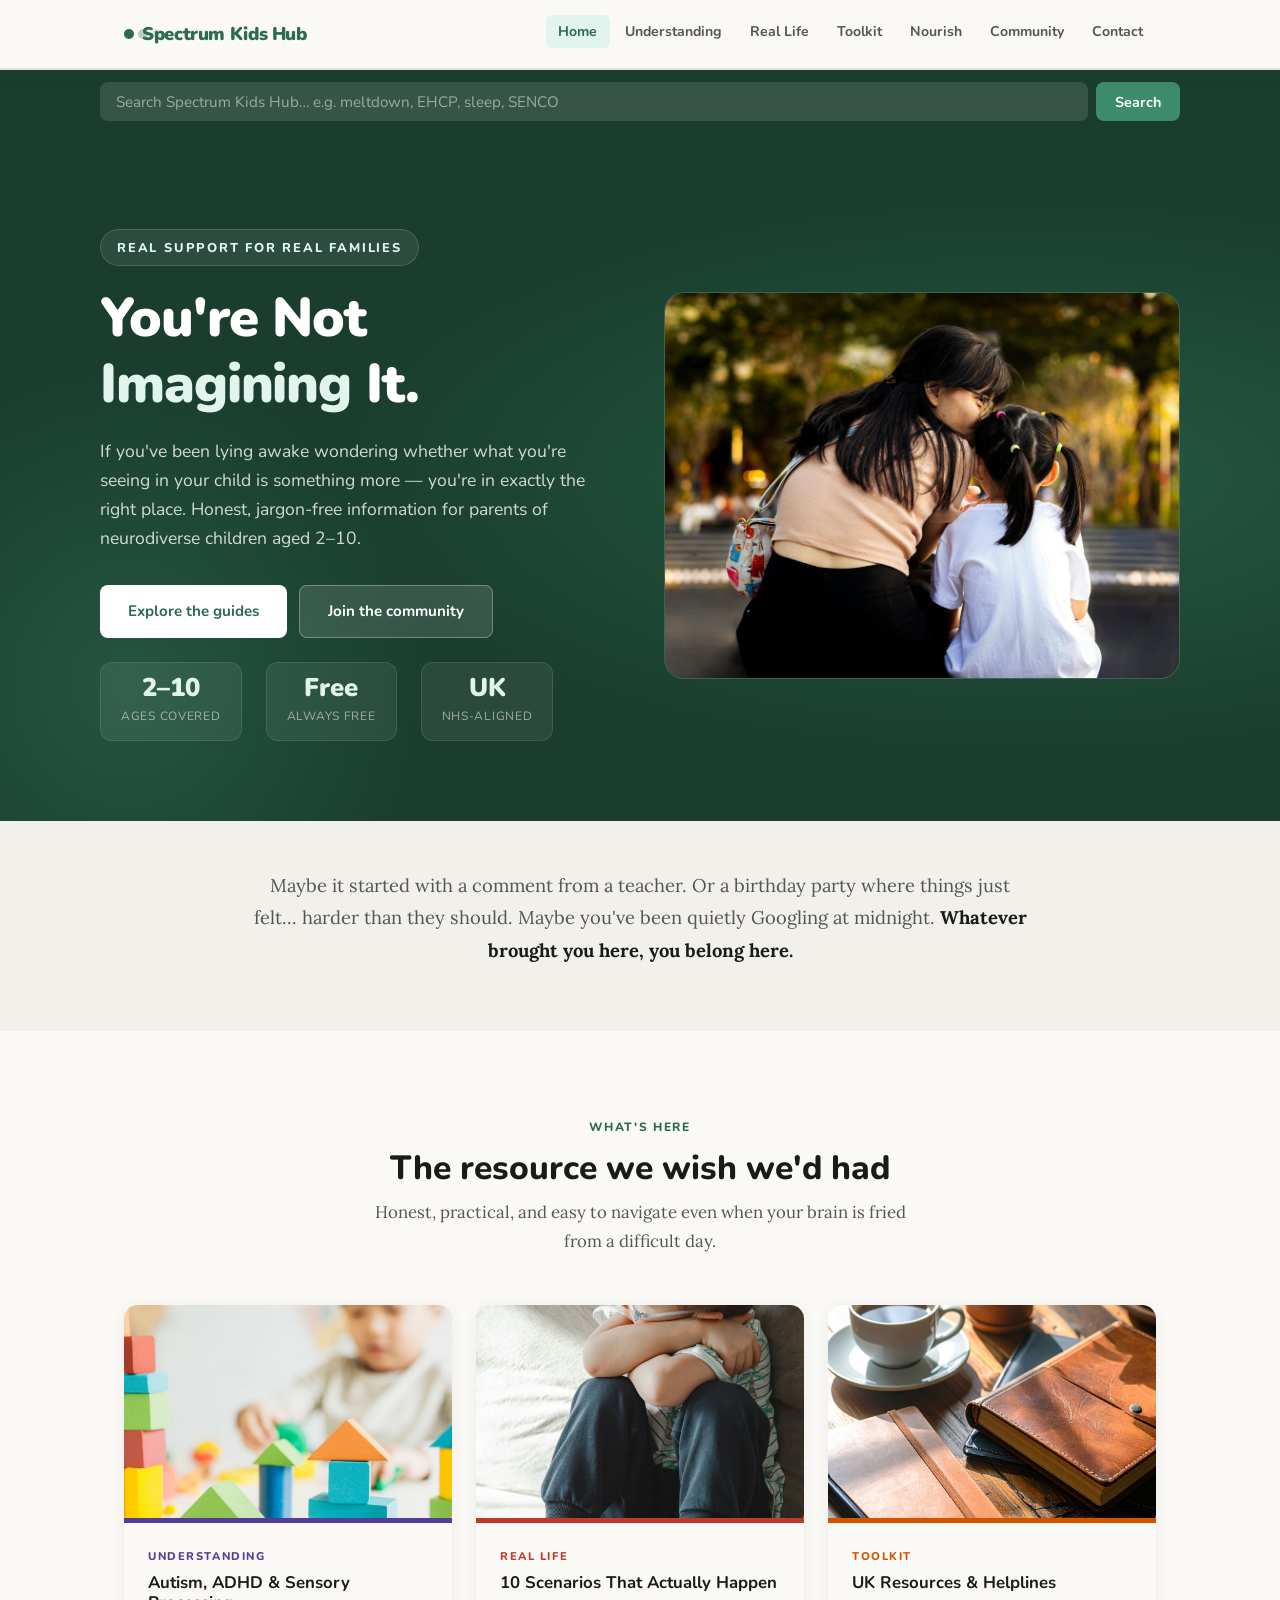
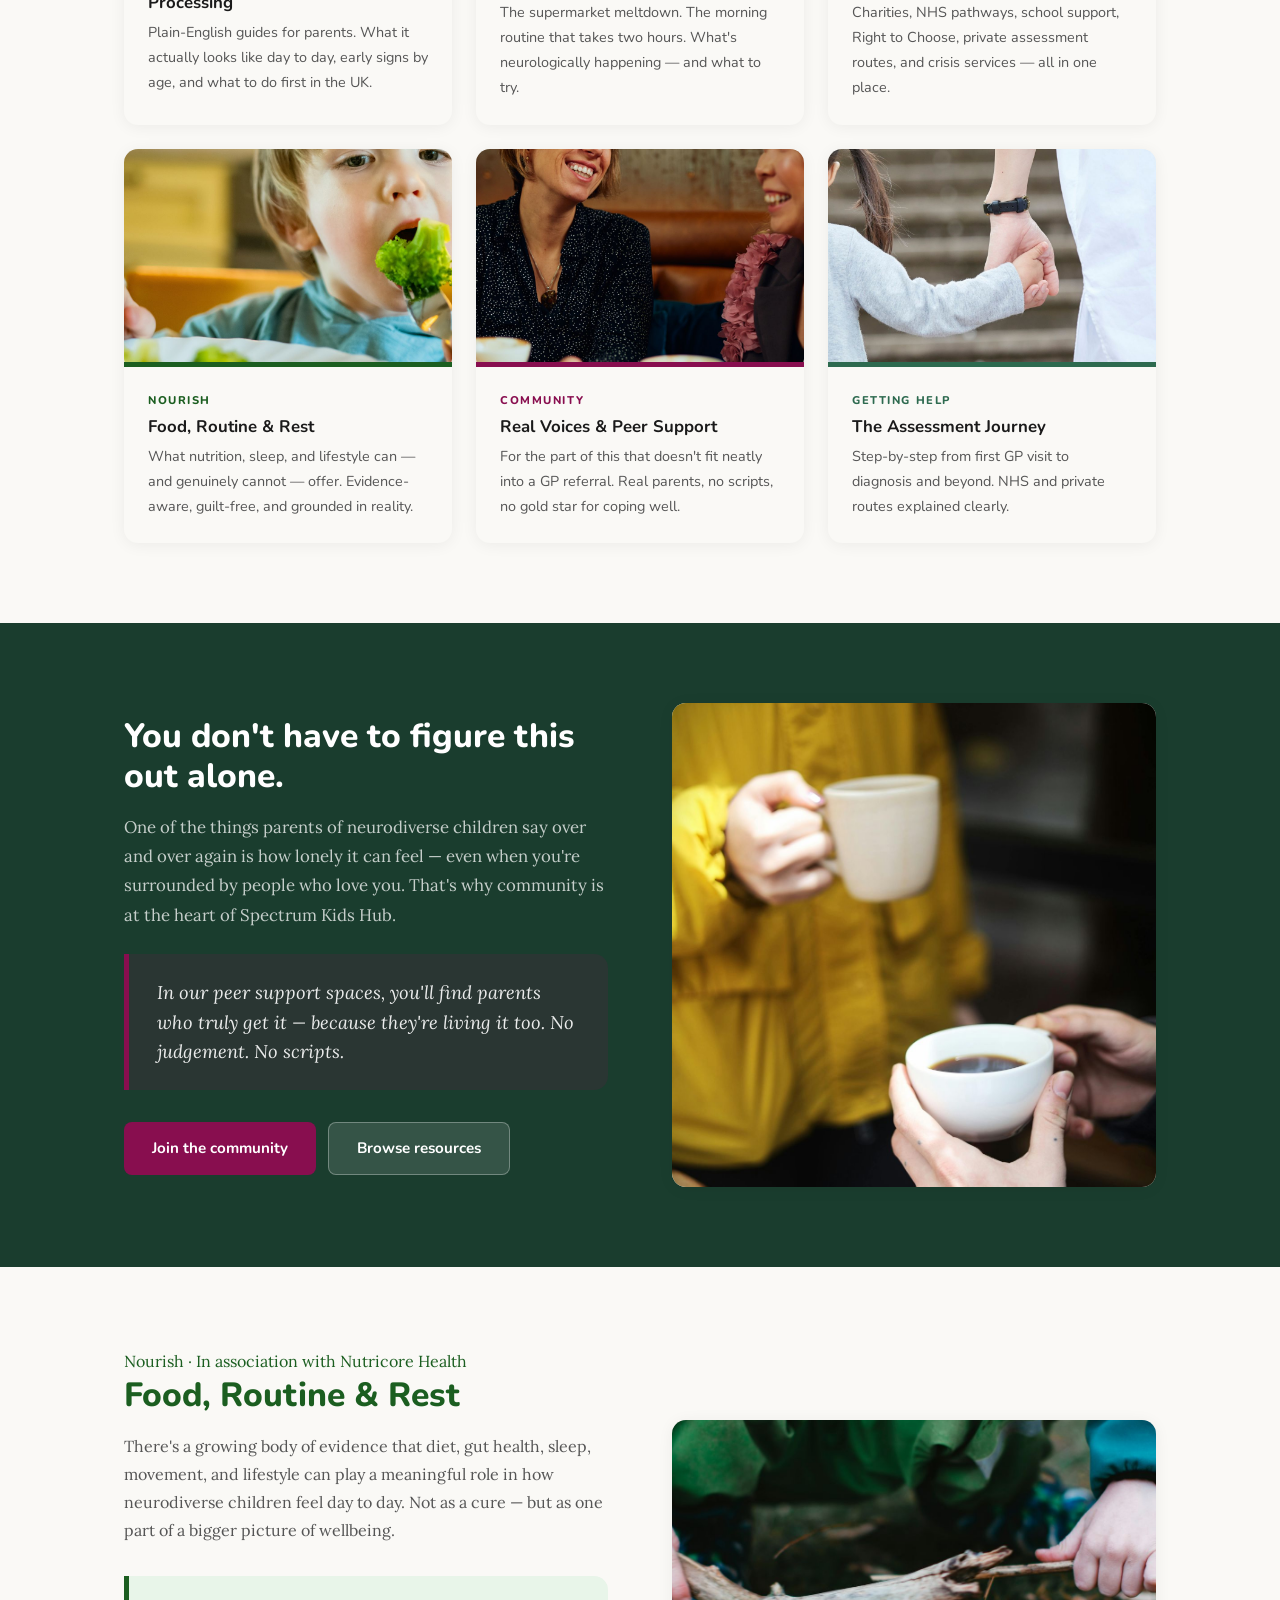
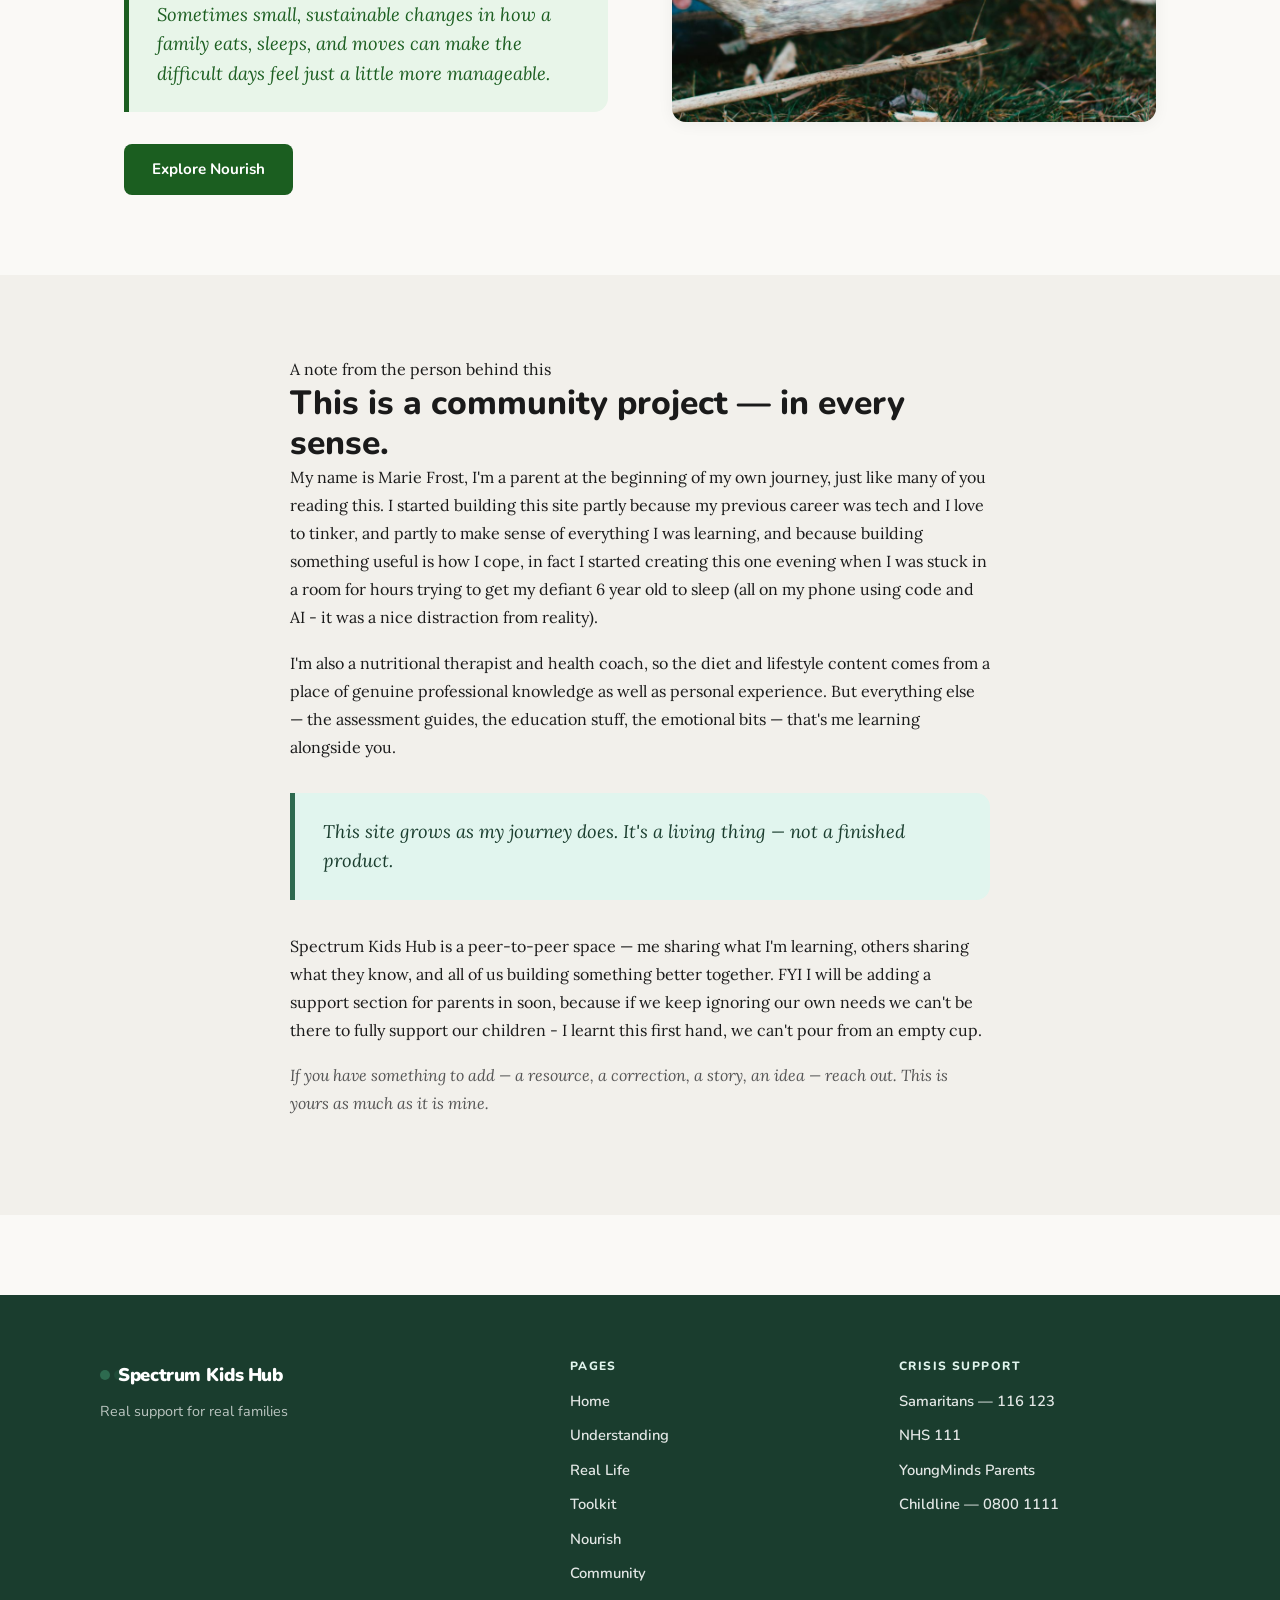
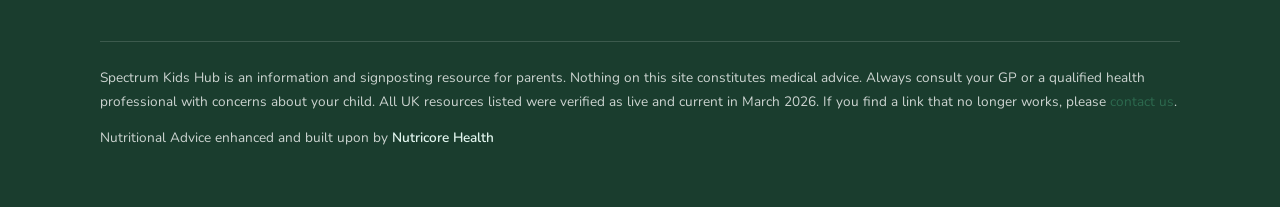
<file: index.html>
<!DOCTYPE html>
<html lang="en">
<head>
  <!-- Google tag (gtag.js) -->
  <script async src="https://www.googletagmanager.com/gtag/js?id=G-D260E7NVCJ"></script>
  <script>
    window.dataLayer = window.dataLayer || [];
    function gtag(){dataLayer.push(arguments);}
    gtag('js', new Date());
    gtag('config', 'G-D260E7NVCJ');
  </script>
  <meta charset="UTF-8">
  <meta name="viewport" content="width=device-width, initial-scale=1.0">
  <title>Spectrum Kids Hub — Real support for real families</title>
  <meta name="description" content="Spectrum Kids Hub is a peer-led information and community resource for parents of neurodiverse children aged 2–10. Covering autism, ADHD, sensory processing and more.">
  <link rel="stylesheet" href="styles.css">
</head>
<body>

  <!-- ── Navigation ──────────────────────────────────────────── -->
  <nav class="nav" aria-label="Main navigation">
    <div class="nav__inner">
      <a href="index.html" class="nav__logo">
        <span class="nav__logo-dot"></span>
        Spectrum Kids Hub
      </a>
      <button class="nav__burger" id="burger" aria-label="Toggle menu" aria-expanded="false">
        <span></span><span></span><span></span>
      </button>
      <ul class="nav__links" id="nav-links">
        <li><a href="index.html"            class="active-home">Home</a></li>
        <li><a href="understanding.html">Understanding</a></li>
        <li><a href="reallife.html">Real Life</a></li>
        <li><a href="toolkit.html">Toolkit</a></li>
        <li><a href="nourish.html">Nourish</a></li>
        <li><a href="community.html">Community</a></li>
        <li><a href="mailto:hello@spectrumkidshub.com">Contact</a></li>
      </ul>
    </div>
  </nav>

  <!-- ── Search Bar ───────────────────────────────────────────── -->
  <div class="search-wrap">
    <div class="search-inner">
      <input class="search-input" type="search" id="siteSearch" placeholder="Search Spectrum Kids Hub… e.g. meltdown, EHCP, sleep, SENCO" aria-label="Search the site">
      <button class="search-btn" onclick="runSearch()">Search</button>
    </div>
    <div class="search-results" id="searchResults"></div>
  </div>

  <!-- ── Hero ─────────────────────────────────────────────────── -->
  <section class="hero">
    <div class="hero__inner">
      <div class="hero__text">
        <span class="hero__eyebrow">Real support for real families</span>
        <h1>You're Not <em>Imagining</em> It.</h1>
        <p class="hero__lead">If you've been lying awake wondering whether what you're seeing in your child is something more — you're in exactly the right place. Honest, jargon-free information for parents of neurodiverse children aged 2–10.</p>
        <div class="hero__ctas">
          <a href="understanding.html" class="btn btn--white">Explore the guides</a>
          <a href="community.html"     class="btn btn--ghost">Join the community</a>
        </div>
        <div class="hero__stat-strip">
          <div class="hero__stat"><strong>2–10</strong><span>Ages covered</span></div>
          <div class="hero__stat"><strong>Free</strong><span>Always free</span></div>
          <div class="hero__stat"><strong>UK</strong><span>NHS-aligned</span></div>
        </div>
      </div>
      <div class="hero__image">
        <div class="hero__img-frame">
          <!-- PHOTO SLOT: hero-parent-child.jpg
               Unsplash search: "parent child outdoor natural light warm"
               Suggested: Photo by Jordan Whitt or Bruno Nascimento on Unsplash
               Alt: A parent sitting with their young child in a calm outdoor setting -->
          <img src="images/hero-parent-child.jpg"
               alt="A parent sitting calmly with their young child outdoors"
               onerror="this.parentNode.innerHTML='<div class=\'img-placeholder\'><div class=\'ph-icon\'>🌿</div><div class=\'ph-label\'>Hero image<br>hero-parent-child.jpg</div></div>'">
        </div>
      </div>
    </div>
  </section>

  <!-- ── Reassurance strip ─────────────────────────────────────── -->
  <section class="section section--alt" style="padding: 3rem 1.5rem;">
    <div class="container">
      <div style="max-width: 780px; margin: 0 auto; text-align: center;">
        <p style="font-size: 1.15rem; line-height: 1.75; color: var(--mid-grey);">Maybe it started with a comment from a teacher. Or a birthday party where things just felt... harder than they should. Maybe you've been quietly Googling at midnight. <strong style="color: var(--charcoal);">Whatever brought you here, you belong here.</strong></p>
      </div>
    </div>
  </section>

  <!-- ── What you'll find ─────────────────────────────────────── -->
  <section class="section">
    <div class="container">
      <div class="section__head">
        <span class="eyebrow">What's here</span>
        <h2>The resource we wish we'd had</h2>
        <p>Honest, practical, and easy to navigate even when your brain is fried from a difficult day.</p>
      </div>

      <div class="feature-grid">

        <a href="understanding.html" class="feature-card" style="--card-accent: var(--understanding);">
          <div class="feature-card__img">
            <!-- PHOTO SLOT: understanding-card.jpg
                 Unsplash: "child reading books concentration focus soft light"
                 Alt: Child absorbed in reading at home -->
            <img src="images/understanding-card.jpg"
                 alt="Child absorbed in reading at home"
                 onerror="this.parentNode.innerHTML='<div class=\'img-placeholder\'><div class=\'ph-icon\'>🧠</div><div class=\'ph-label\'>understanding-card.jpg</div></div>'">
            <div class="feature-card__accent"></div>
          </div>
          <div class="feature-card__body">
            <div class="feature-card__label">Understanding</div>
            <h3>Autism, ADHD &amp; Sensory Processing</h3>
            <p>Plain-English guides for parents. What it actually looks like day to day, early signs by age, and what to do first in the UK.</p>
          </div>
        </a>

        <a href="reallife.html" class="feature-card" style="--card-accent: var(--reallife);">
          <div class="feature-card__img">
            <!-- PHOTO SLOT: reallife-card.jpg
                 Unsplash: "child having meltdown parent kitchen morning tired"
                 Alt: Parent in a calm kitchen moment with an upset child -->
            <img src="images/reallife-card.jpg"
                 alt="A parent staying calm with a distressed child"
                 onerror="this.parentNode.innerHTML='<div class=\'img-placeholder\'><div class=\'ph-icon\'>🏡</div><div class=\'ph-label\'>reallife-card.jpg</div></div>'">
            <div class="feature-card__accent"></div>
          </div>
          <div class="feature-card__body">
            <div class="feature-card__label">Real Life</div>
            <h3>10 Scenarios That Actually Happen</h3>
            <p>The supermarket meltdown. The morning routine that takes two hours. What's neurologically happening — and what to try.</p>
          </div>
        </a>

        <a href="toolkit.html" class="feature-card" style="--card-accent: var(--toolkit);">
          <div class="feature-card__img">
            <!-- PHOTO SLOT: toolkit-card.jpg
                 Unsplash: "desk notebook pen organised planning flat lay warm"
                 Alt: Organised desk with notebook and planning materials -->
            <img src="images/toolkit-card.jpg"
                 alt="Organised planning materials on a warm wooden desk"
                 onerror="this.parentNode.innerHTML='<div class=\'img-placeholder\'><div class=\'ph-icon\'>🗂️</div><div class=\'ph-label\'>toolkit-card.jpg</div></div>'">
            <div class="feature-card__accent"></div>
          </div>
          <div class="feature-card__body">
            <div class="feature-card__label">Toolkit</div>
            <h3>UK Resources &amp; Helplines</h3>
            <p>Charities, NHS pathways, school support, Right to Choose, private assessment routes, and crisis services — all in one place.</p>
          </div>
        </a>

        <a href="nourish.html" class="feature-card" style="--card-accent: var(--nourish);">
          <div class="feature-card__img">
            <!-- PHOTO SLOT: nourish-card.jpg
                 Unsplash: "healthy food family kitchen colourful vegetables child"
                 Alt: Colourful family meal preparation in a bright kitchen -->
            <img src="images/nourish-card.jpg"
                 alt="Colourful food preparation in a family kitchen"
                 onerror="this.parentNode.innerHTML='<div class=\'img-placeholder\'><div class=\'ph-icon\'>🥦</div><div class=\'ph-label\'>nourish-card.jpg</div></div>'">
            <div class="feature-card__accent"></div>
          </div>
          <div class="feature-card__body">
            <div class="feature-card__label">Nourish</div>
            <h3>Food, Routine &amp; Rest</h3>
            <p>What nutrition, sleep, and lifestyle can — and genuinely cannot — offer. Evidence-aware, guilt-free, and grounded in reality.</p>
          </div>
        </a>

        <a href="community.html" class="feature-card" style="--card-accent: var(--community);">
          <div class="feature-card__img">
            <!-- PHOTO SLOT: community-card.jpg
                 Unsplash: "women coffee conversation support friends warm natural"
                 Alt: Two parents talking over coffee, relaxed and supportive -->
            <img src="images/community-card.jpg"
                 alt="Two parents having a supportive conversation over coffee"
                 onerror="this.parentNode.innerHTML='<div class=\'img-placeholder\'><div class=\'ph-icon\'>💬</div><div class=\'ph-label\'>community-card.jpg</div></div>'">
            <div class="feature-card__accent"></div>
          </div>
          <div class="feature-card__body">
            <div class="feature-card__label">Community</div>
            <h3>Real Voices &amp; Peer Support</h3>
            <p>For the part of this that doesn't fit neatly into a GP referral. Real parents, no scripts, no gold star for coping well.</p>
          </div>
        </a>

        <a href="understanding.html#assessment" class="feature-card" style="--card-accent: var(--teal);">
          <div class="feature-card__img">
            <!-- PHOTO SLOT: assessment-card.jpg
                 Unsplash: "gp doctor child consultation warm light waiting room"
                 Alt: Parent and child in a calm medical consultation -->
            <img src="images/assessment-card.jpg"
                 alt="Parent and child at a calm GP consultation"
                 onerror="this.parentNode.innerHTML='<div class=\'img-placeholder\'><div class=\'ph-icon\'>📋</div><div class=\'ph-label\'>assessment-card.jpg</div></div>'">
            <div class="feature-card__accent"></div>
          </div>
          <div class="feature-card__body">
            <div class="feature-card__label">Getting help</div>
            <h3>The Assessment Journey</h3>
            <p>Step-by-step from first GP visit to diagnosis and beyond. NHS and private routes explained clearly.</p>
          </div>
        </a>

      </div>
    </div>
  </section>

  <!-- ── Split: "You're not alone" ───────────────────────────── -->
  <section class="section section--dark">
    <div class="container">
      <div class="split">
        <div class="split__text">
          <h2>You don't have to figure this out alone.</h2>
          <p style="color: rgba(255,255,255,0.75); font-size: 1.05rem;">One of the things parents of neurodiverse children say over and over again is how lonely it can feel — even when you're surrounded by people who love you. That's why community is at the heart of Spectrum Kids Hub.</p>
          <div class="pull-quote pull-quote--community" style="margin-top: 1.5rem; border-color: var(--community); background: rgba(136,14,79,0.15);">
            <p style="color: rgba(255,255,255,0.9);">In our peer support spaces, you'll find parents who truly get it — because they're living it too. No judgement. No scripts.</p>
          </div>
          <div style="margin-top: 1.5rem; display: flex; gap: 0.75rem; flex-wrap: wrap;">
            <a href="community.html" class="btn btn--white" style="background: var(--community); color: #fff;">Join the community</a>
            <a href="toolkit.html"   class="btn btn--ghost">Browse resources</a>
          </div>
        </div>
        <div>
          <!-- PHOTO SLOT: community-split.jpg
               Unsplash: "parent tired but smiling phone late night cup tea cosy"
               Alt: A parent in a cosy evening setting, looking at their phone for support -->
          <div class="img-card" style="aspect-ratio: 1/1;">
            <img src="images/community-split.jpg"
                 alt="A parent finding community support on their phone"
                 onerror="this.parentNode.innerHTML='<div class=\'img-placeholder\' style=\'height:100%\'><div class=\'ph-icon\'>🫂</div><div class=\'ph-label\'>community-split.jpg</div></div>'">
          </div>
        </div>
      </div>
    </div>
  </section>

  <!-- ── Nutricore Health section ──────────────────────────────── -->
  <section class="section">
    <div class="container">
      <div class="split split--reverse">
        <div>
          <!-- PHOTO SLOT: nourish-split.jpg
               Unsplash: "child eating healthy food kitchen sunlight colourful plate"
               Alt: A child eating a colourful meal in a bright sunny kitchen -->
          <div class="img-card">
            <img src="images/nourish-split.jpg"
                 alt="A child enjoying a colourful meal in a sunny kitchen"
                 onerror="this.parentNode.innerHTML='<div class=\'img-placeholder\'><div class=\'ph-icon\'>🥕</div><div class=\'ph-label\'>nourish-split.jpg</div></div>'">
          </div>
        </div>
        <div class="split__text">
          <span class="eyebrow" style="color: var(--nourish);">Nourish · In association with Nutricore Health</span>
          <h2 style="color: var(--nourish);">Food, Routine &amp; Rest</h2>
          <p>There's a growing body of evidence that diet, gut health, sleep, movement, and lifestyle can play a meaningful role in how neurodiverse children feel day to day. Not as a cure — but as one part of a bigger picture of wellbeing.</p>
          <div class="pull-quote pull-quote--nourish">
            <p>Sometimes small, sustainable changes in how a family eats, sleeps, and moves can make the difficult days feel just a little more manageable.</p>
          </div>
          <a href="nourish.html" class="btn btn--primary" style="background: var(--nourish);">Explore Nourish</a>
        </div>
      </div>
    </div>
  </section>

  <!-- ── "About this site" ─────────────────────────────────────── -->
  <section class="section section--alt">
    <div class="container">
      <div style="max-width: 700px; margin: 0 auto;">
        <span class="eyebrow">A note from the person behind this</span>
        <h2>This is a community project — in every sense.</h2>
        <p>My name is Marie Frost, I'm a parent at the beginning of my own journey, just like many of you reading this. I started building this site partly because my previous career was tech and I love to tinker, and partly to make sense of everything I was learning, and because building something useful is how I cope, in fact I started creating this one evening when I was stuck in a room for hours trying to get my defiant 6 year old to sleep (all on my phone using code and AI - it was a nice distraction from reality).</p>
        <p>I'm also a nutritional therapist and health coach, so the diet and lifestyle content comes from a place of genuine professional knowledge as well as personal experience. But everything else — the assessment guides, the education stuff, the emotional bits — that's me learning alongside you.</p>
        <div class="pull-quote">
          <p>This site grows as my journey does. It's a living thing — not a finished product.</p>
        </div>
        <p>Spectrum Kids Hub is a peer-to-peer space — me sharing what I'm learning, others sharing what they know, and all of us building something better together. FYI I will be adding a support section for parents in soon, because if we keep ignoring our own needs we can't be there to fully support our children - I learnt this first hand, we can't pour from an empty cup.</p>
        <p style="color: var(--mid-grey); font-style: italic;">If you have something to add — a resource, a correction, a story, an idea — reach out. This is yours as much as it is mine.</p>
      </div>
    </div>
  </section>

  <!-- ── Footer ────────────────────────────────────────────────── -->
  <footer>
    <div class="footer__inner">
      <div class="footer__top">
        <div class="footer__brand">
          <a href="index.html" class="nav__logo"><span class="nav__logo-dot"></span> Spectrum Kids Hub</a>
          <p>Real support for real families</p>
        </div>
        <div class="footer__col">
          <h4>Pages</h4>
          <ul>
            <li><a href="index.html">Home</a></li>
            <li><a href="understanding.html">Understanding</a></li>
            <li><a href="reallife.html">Real Life</a></li>
            <li><a href="toolkit.html">Toolkit</a></li>
            <li><a href="nourish.html">Nourish</a></li>
            <li><a href="community.html">Community</a></li>
          </ul>
        </div>
        <div class="footer__col">
          <h4>Crisis support</h4>
          <ul>
            <li><a href="toolkit.html#crisis">Samaritans — 116 123</a></li>
            <li><a href="toolkit.html#crisis">NHS 111</a></li>
            <li><a href="toolkit.html#crisis">YoungMinds Parents</a></li>
            <li><a href="toolkit.html#crisis">Childline — 0800 1111</a></li>
          </ul>
        </div>
      </div>
      <hr class="footer__divider">
      <div class="footer__disclaimer">
        <em>Spectrum Kids Hub is an information and signposting resource for parents. Nothing on this site constitutes medical advice. Always consult your GP or a qualified health professional with concerns about your child. All UK resources listed were verified as live and current in March 2026. If you find a link that no longer works, please <a href="mailto:hello@spectrumkidshub.com">contact us</a>.</em>
        <p class="footer__nutricore">Nutritional Advice enhanced and built upon by <a href="https://nutri-core.co.uk" target="_blank" rel="noopener">Nutricore Health</a></p>
      </div>
    </div>
  </footer>

  <script src="scripts.js"></script>
</body>
</html>
</file>
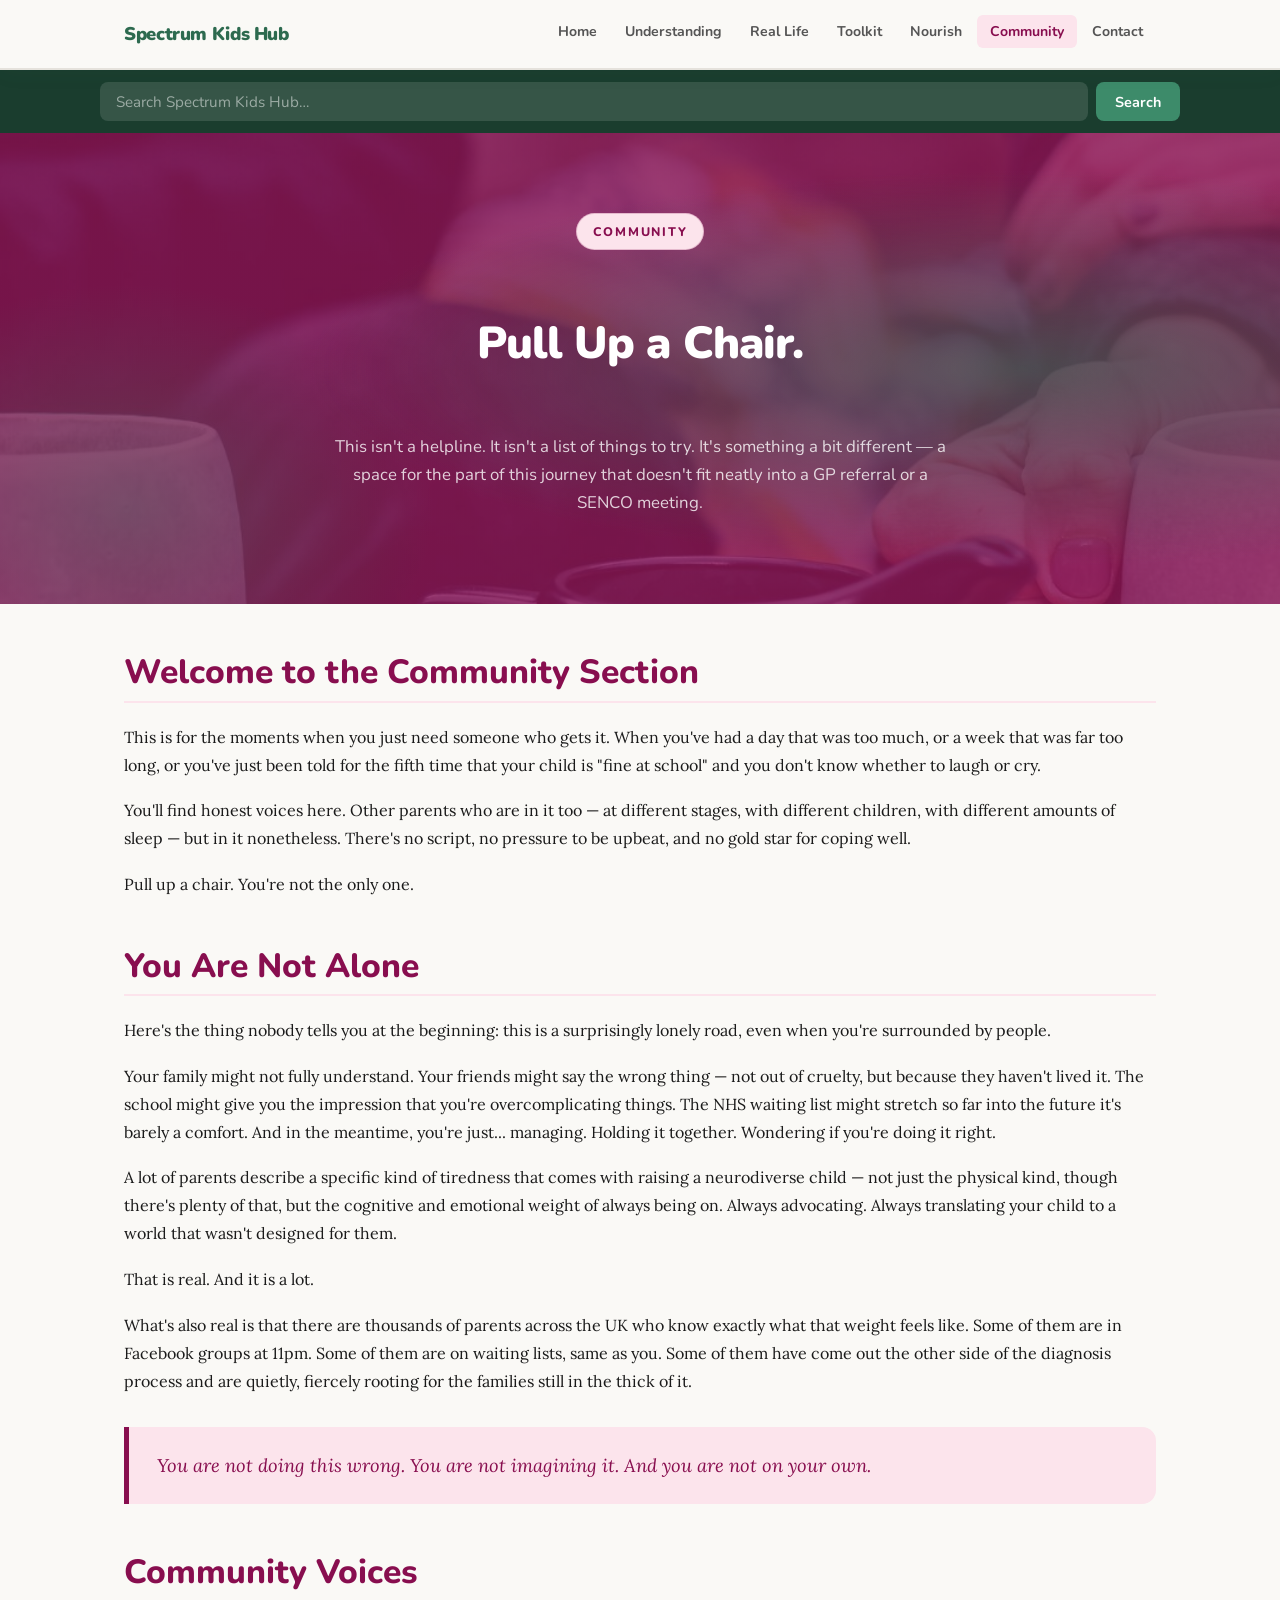
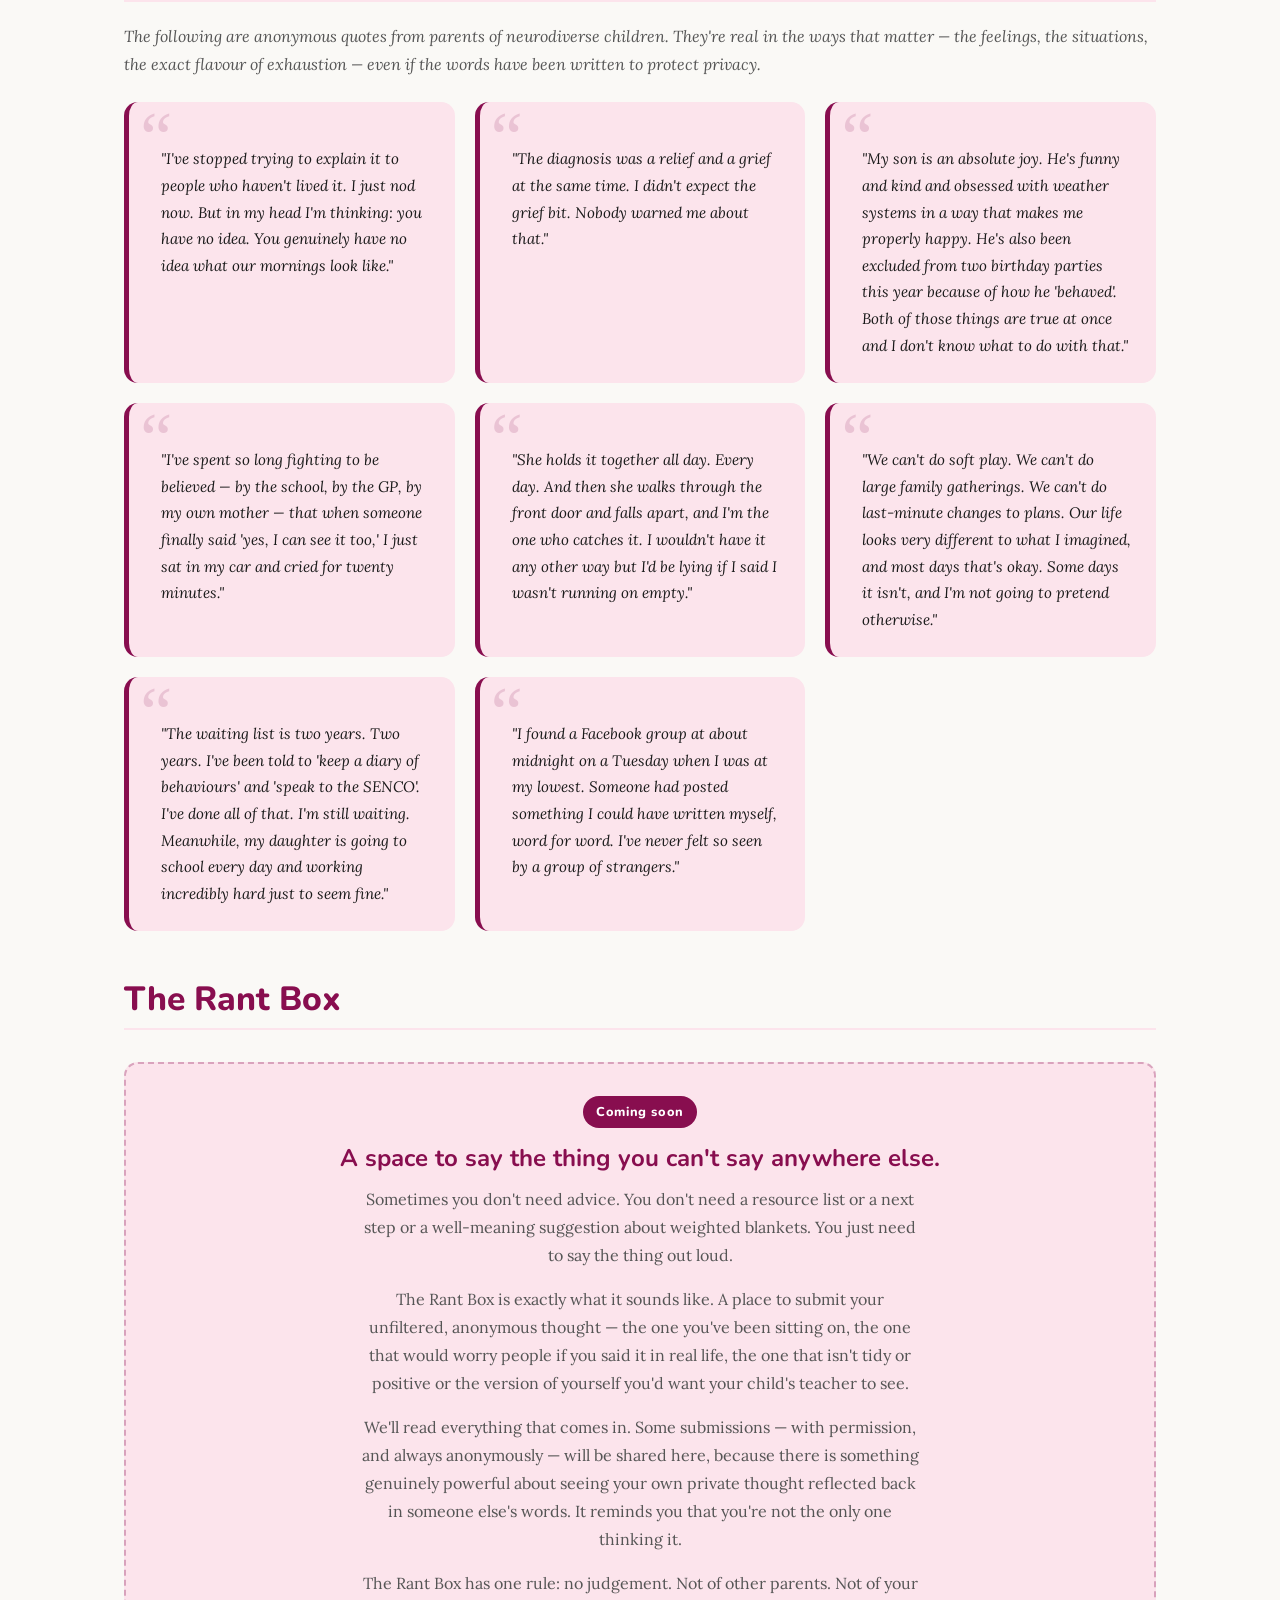
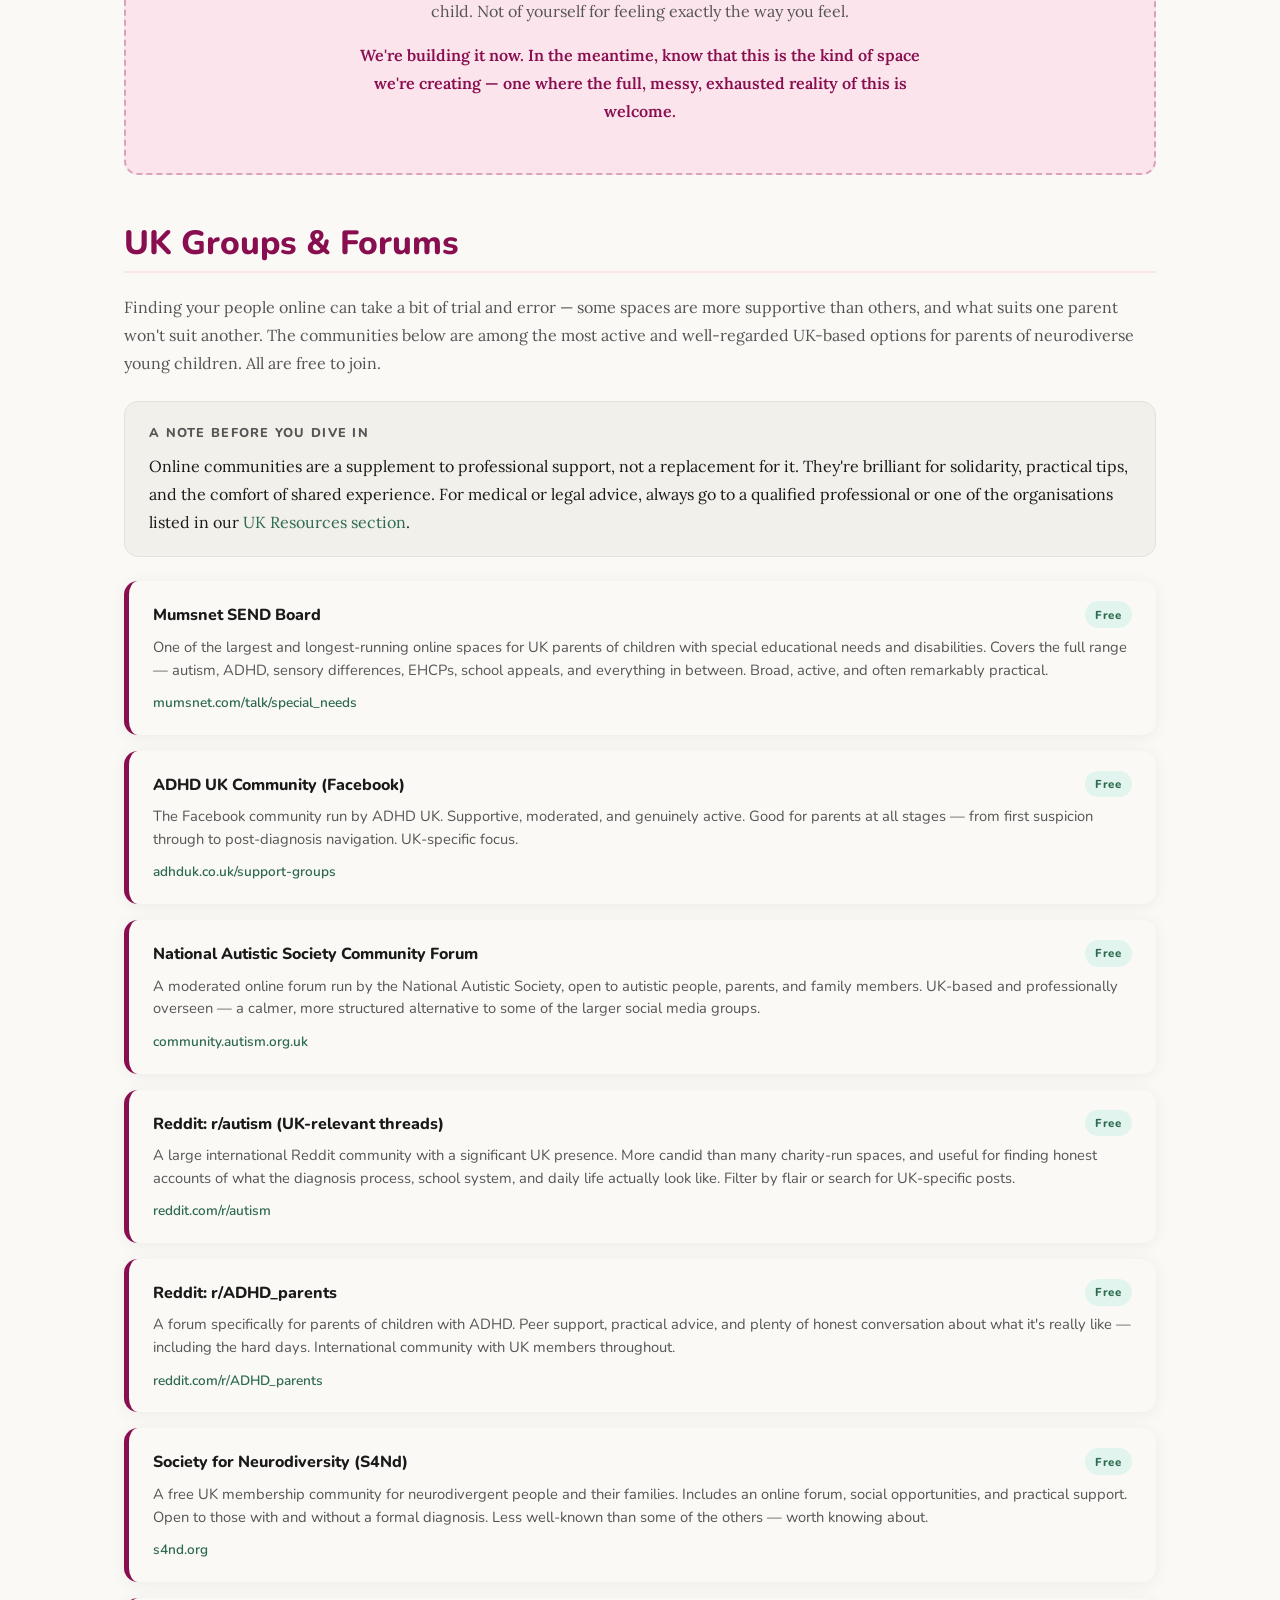
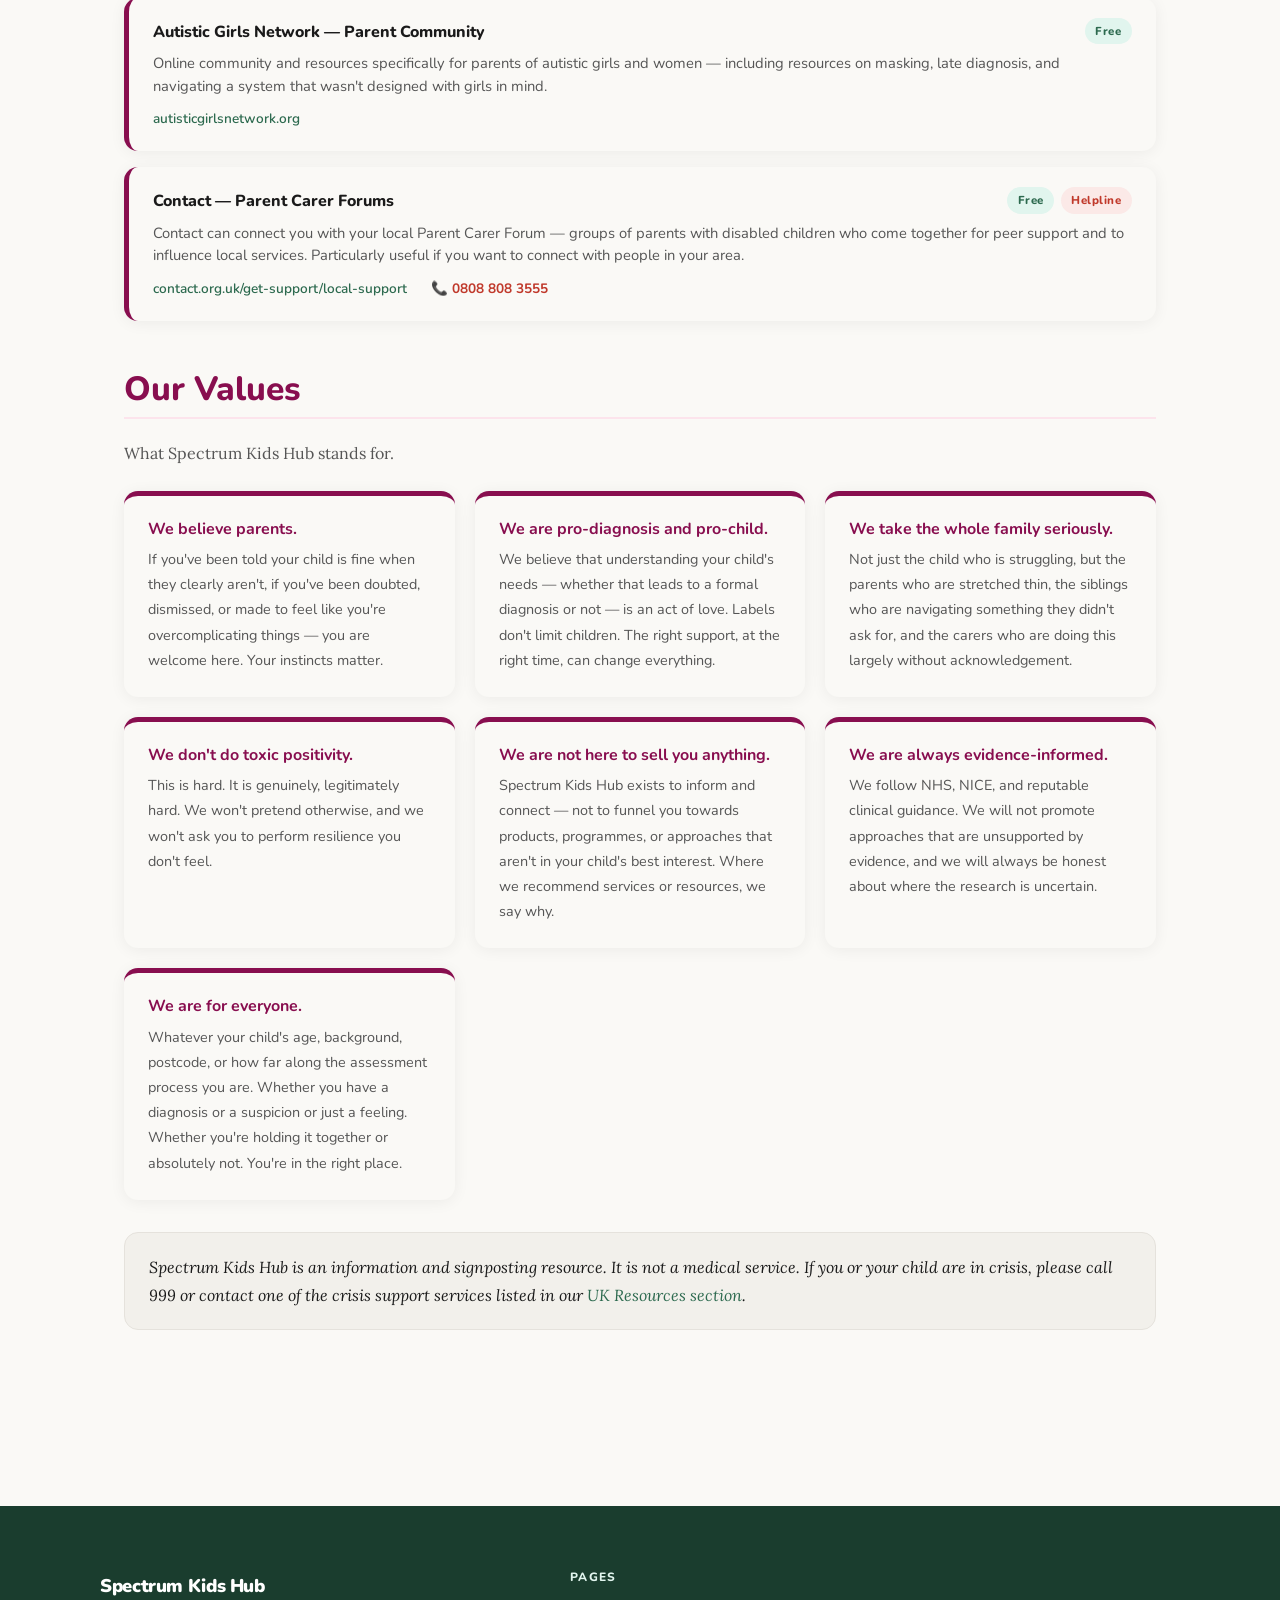
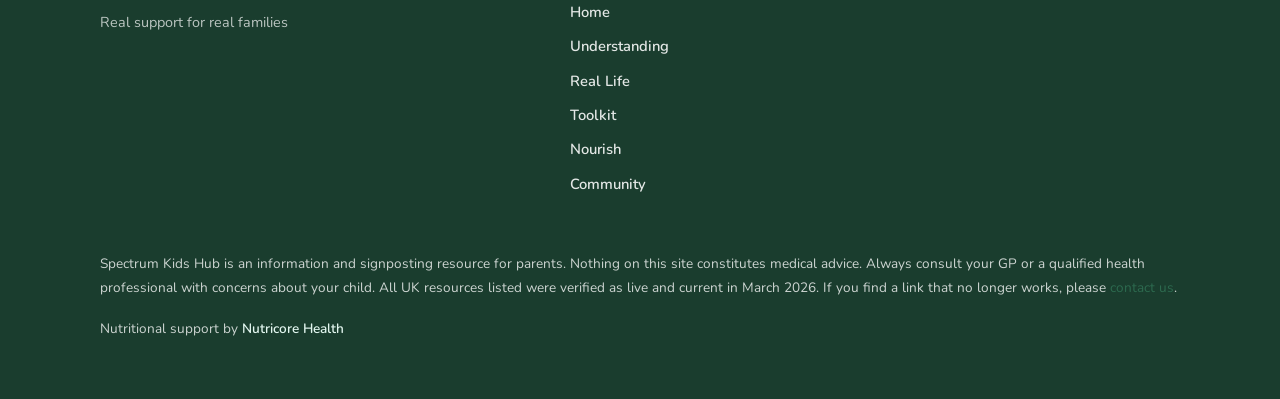
<file: community.html>
<!DOCTYPE html>
<html lang="en">
<head>
  <!-- Google tag (gtag.js) -->
  <script async src="https://www.googletagmanager.com/gtag/js?id=G-D260E7NVCJ"></script>
  <script>
    window.dataLayer = window.dataLayer || [];
    function gtag(){dataLayer.push(arguments);}
    gtag('js', new Date());
    gtag('config', 'G-D260E7NVCJ');
  </script>
  <meta charset="UTF-8">
  <meta name="viewport" content="width=device-width, initial-scale=1.0">
  <title>Community &amp; Peer Support — Spectrum Kids Hub</title>
  <meta name="description" content="A space for the part of this journey that doesn't fit neatly into a GP referral. Real voices, UK groups and forums, and a community for parents of neurodiverse children.">
  <link rel="stylesheet" href="styles.css">
  <style>
    .community-section h2 { color: var(--community); padding-bottom: 0.5rem; border-bottom: 2px solid var(--community-bg); margin-bottom: 1.25rem; }
    .rant-box {
      background: var(--community-bg);
      border: 2px dashed rgba(136,14,79,0.3);
      border-radius: var(--radius);
      padding: 2rem;
      text-align: center;
      margin: 2rem 0;
    }
    .rant-box h3 { color: var(--community); font-size: 1.5rem; margin-bottom: 0.75rem; }
    .rant-box p { color: var(--mid-grey); max-width: 560px; margin: 0 auto 1rem; }
    .rant-box .badge { background: var(--community); color: #fff; font-size: 0.8rem; padding: 0.3rem 0.8rem; }
  </style>
</head>
<body>

  <!-- Navigation -->
  <nav class="nav" aria-label="Main navigation">
    <div class="nav__inner">
      <a href="index.html" class="nav__logo">Spectrum Kids Hub</a>
      <button class="nav__burger" id="burger" aria-label="Toggle menu" aria-expanded="false">
        <span></span><span></span><span></span>
      </button>
      <ul class="nav__links" id="nav-links">
        <li><a href="index.html">Home</a></li>
        <li><a href="understanding.html">Understanding</a></li>
        <li><a href="reallife.html">Real Life</a></li>
        <li><a href="toolkit.html">Toolkit</a></li>
        <li><a href="nourish.html">Nourish</a></li>
        <li><a href="community.html" class="active-community">Community</a></li>
        <li><a href="mailto:hello@spectrumkidshub.com">Contact</a></li>
      </ul>
    </div>
  </nav>

  <!-- Search Bar -->
  <div class="search-wrap">
    <div class="search-inner">
      <input class="search-input" type="search" id="siteSearch" placeholder="Search Spectrum Kids Hub…" aria-label="Search the site">
      <button class="search-btn" onclick="runSearch()">Search</button>
    </div>
    <div class="search-results" id="searchResults"></div>
  </div>

  <!-- Hero -->
  <section class="hero hero--community">
    <div class="hero__inner">
      <span class="hero__tagline" style="background: var(--community-bg); color: var(--community); border-color: rgba(136,14,79,0.2);">Community</span>
      <h1>Pull Up a Chair.</h1>
      <p class="hero__lead">This isn't a helpline. It isn't a list of things to try. It's something a bit different — a space for the part of this journey that doesn't fit neatly into a GP referral or a SENCO meeting.</p>
    </div>
  </section>

  <!-- Content -->
  <div class="page-content">

    <!-- Section 1: Welcome -->
    <div class="community-section content-section">
      <h2>Welcome to the Community Section</h2>
      <p>This is for the moments when you just need someone who gets it. When you've had a day that was too much, or a week that was far too long, or you've just been told for the fifth time that your child is "fine at school" and you don't know whether to laugh or cry.</p>
      <p>You'll find honest voices here. Other parents who are in it too — at different stages, with different children, with different amounts of sleep — but in it nonetheless. There's no script, no pressure to be upbeat, and no gold star for coping well.</p>
      <p>Pull up a chair. You're not the only one.</p>
    </div>

    <!-- Section 2: You Are Not Alone -->
    <div class="community-section content-section">
      <h2>You Are Not Alone</h2>
      <p>Here's the thing nobody tells you at the beginning: this is a surprisingly lonely road, even when you're surrounded by people.</p>
      <p>Your family might not fully understand. Your friends might say the wrong thing — not out of cruelty, but because they haven't lived it. The school might give you the impression that you're overcomplicating things. The NHS waiting list might stretch so far into the future it's barely a comfort. And in the meantime, you're just... managing. Holding it together. Wondering if you're doing it right.</p>
      <p>A lot of parents describe a specific kind of tiredness that comes with raising a neurodiverse child — not just the physical kind, though there's plenty of that, but the cognitive and emotional weight of always being on. Always advocating. Always translating your child to a world that wasn't designed for them.</p>
      <p>That is real. And it is a lot.</p>
      <p>What's also real is that there are thousands of parents across the UK who know exactly what that weight feels like. Some of them are in Facebook groups at 11pm. Some of them are on waiting lists, same as you. Some of them have come out the other side of the diagnosis process and are quietly, fiercely rooting for the families still in the thick of it.</p>

      <div class="pull-quote pull-quote--community">
        <p>You are not doing this wrong. You are not imagining it. And you are not on your own.</p>
      </div>
    </div>

    <!-- Section 3: Community Voices -->
    <div class="community-section content-section">
      <h2>Community Voices</h2>
      <p style="color: var(--mid-grey); margin-bottom: 1.5rem;"><em>The following are anonymous quotes from parents of neurodiverse children. They're real in the ways that matter — the feelings, the situations, the exact flavour of exhaustion — even if the words have been written to protect privacy.</em></p>

      <div class="voices-grid">

        <div class="voice-card">
          <p>"I've stopped trying to explain it to people who haven't lived it. I just nod now. But in my head I'm thinking: you have no idea. You genuinely have no idea what our mornings look like."</p>
        </div>

        <div class="voice-card">
          <p>"The diagnosis was a relief and a grief at the same time. I didn't expect the grief bit. Nobody warned me about that."</p>
        </div>

        <div class="voice-card">
          <p>"My son is an absolute joy. He's funny and kind and obsessed with weather systems in a way that makes me properly happy. He's also been excluded from two birthday parties this year because of how he 'behaved'. Both of those things are true at once and I don't know what to do with that."</p>
        </div>

        <div class="voice-card">
          <p>"I've spent so long fighting to be believed — by the school, by the GP, by my own mother — that when someone finally said 'yes, I can see it too,' I just sat in my car and cried for twenty minutes."</p>
        </div>

        <div class="voice-card">
          <p>"She holds it together all day. Every day. And then she walks through the front door and falls apart, and I'm the one who catches it. I wouldn't have it any other way but I'd be lying if I said I wasn't running on empty."</p>
        </div>

        <div class="voice-card">
          <p>"We can't do soft play. We can't do large family gatherings. We can't do last-minute changes to plans. Our life looks very different to what I imagined, and most days that's okay. Some days it isn't, and I'm not going to pretend otherwise."</p>
        </div>

        <div class="voice-card">
          <p>"The waiting list is two years. Two years. I've been told to 'keep a diary of behaviours' and 'speak to the SENCO'. I've done all of that. I'm still waiting. Meanwhile, my daughter is going to school every day and working incredibly hard just to seem fine."</p>
        </div>

        <div class="voice-card">
          <p>"I found a Facebook group at about midnight on a Tuesday when I was at my lowest. Someone had posted something I could have written myself, word for word. I've never felt so seen by a group of strangers."</p>
        </div>

      </div>
    </div>

    <!-- Section 4: Rant Box -->
    <div class="community-section content-section">
      <h2>The Rant Box</h2>
      <div class="rant-box">
        <span class="badge" style="margin-bottom: 1rem; display: inline-block;">Coming soon</span>
        <h3>A space to say the thing you can't say anywhere else.</h3>
        <p>Sometimes you don't need advice. You don't need a resource list or a next step or a well-meaning suggestion about weighted blankets. You just need to say the thing out loud.</p>
        <p>The Rant Box is exactly what it sounds like. A place to submit your unfiltered, anonymous thought — the one you've been sitting on, the one that would worry people if you said it in real life, the one that isn't tidy or positive or the version of yourself you'd want your child's teacher to see.</p>
        <p>We'll read everything that comes in. Some submissions — with permission, and always anonymously — will be shared here, because there is something genuinely powerful about seeing your own private thought reflected back in someone else's words. It reminds you that you're not the only one thinking it.</p>
        <p>The Rant Box has one rule: no judgement. Not of other parents. Not of your child. Not of yourself for feeling exactly the way you feel.</p>
        <p style="font-weight: 600; color: var(--community);">We're building it now. In the meantime, know that this is the kind of space we're creating — one where the full, messy, exhausted reality of this is welcome.</p>
      </div>
    </div>

    <!-- Section 5: UK Groups -->
    <div class="community-section content-section">
      <h2>UK Groups &amp; Forums</h2>
      <p style="color: var(--mid-grey); margin-bottom: 1rem;">Finding your people online can take a bit of trial and error — some spaces are more supportive than others, and what suits one parent won't suit another. The communities below are among the most active and well-regarded UK-based options for parents of neurodiverse young children. All are free to join.</p>

      <div class="callout">
        <div class="callout__title">A note before you dive in</div>
        <p>Online communities are a supplement to professional support, not a replacement for it. They're brilliant for solidarity, practical tips, and the comfort of shared experience. For medical or legal advice, always go to a qualified professional or one of the organisations listed in our <a href="toolkit.html">UK Resources section</a>.</p>
      </div>

      <div class="resource-list" style="margin-top: 1.5rem;">

        <div class="resource-item" style="border-left-color: var(--community);">
          <div class="resource-item__top">
            <span class="resource-item__name">Mumsnet SEND Board</span>
            <span class="badge badge--free">Free</span>
          </div>
          <p class="resource-item__desc">One of the largest and longest-running online spaces for UK parents of children with special educational needs and disabilities. Covers the full range — autism, ADHD, sensory differences, EHCPs, school appeals, and everything in between. Broad, active, and often remarkably practical.</p>
          <div class="resource-item__meta">
            <span class="resource-item__url"><a href="https://mumsnet.com/talk/special_needs" target="_blank" rel="noopener">mumsnet.com/talk/special_needs</a></span>
          </div>
        </div>

        <div class="resource-item" style="border-left-color: var(--community);">
          <div class="resource-item__top">
            <span class="resource-item__name">ADHD UK Community (Facebook)</span>
            <span class="badge badge--free">Free</span>
          </div>
          <p class="resource-item__desc">The Facebook community run by ADHD UK. Supportive, moderated, and genuinely active. Good for parents at all stages — from first suspicion through to post-diagnosis navigation. UK-specific focus.</p>
          <div class="resource-item__meta">
            <span class="resource-item__url"><a href="https://adhduk.co.uk/support-groups" target="_blank" rel="noopener">adhduk.co.uk/support-groups</a></span>
          </div>
        </div>

        <div class="resource-item" style="border-left-color: var(--community);">
          <div class="resource-item__top">
            <span class="resource-item__name">National Autistic Society Community Forum</span>
            <span class="badge badge--free">Free</span>
          </div>
          <p class="resource-item__desc">A moderated online forum run by the National Autistic Society, open to autistic people, parents, and family members. UK-based and professionally overseen — a calmer, more structured alternative to some of the larger social media groups.</p>
          <div class="resource-item__meta">
            <span class="resource-item__url"><a href="https://community.autism.org.uk" target="_blank" rel="noopener">community.autism.org.uk</a></span>
          </div>
        </div>

        <div class="resource-item" style="border-left-color: var(--community);">
          <div class="resource-item__top">
            <span class="resource-item__name">Reddit: r/autism (UK-relevant threads)</span>
            <span class="badge badge--free">Free</span>
          </div>
          <p class="resource-item__desc">A large international Reddit community with a significant UK presence. More candid than many charity-run spaces, and useful for finding honest accounts of what the diagnosis process, school system, and daily life actually look like. Filter by flair or search for UK-specific posts.</p>
          <div class="resource-item__meta">
            <span class="resource-item__url"><a href="https://reddit.com/r/autism" target="_blank" rel="noopener">reddit.com/r/autism</a></span>
          </div>
        </div>

        <div class="resource-item" style="border-left-color: var(--community);">
          <div class="resource-item__top">
            <span class="resource-item__name">Reddit: r/ADHD_parents</span>
            <span class="badge badge--free">Free</span>
          </div>
          <p class="resource-item__desc">A forum specifically for parents of children with ADHD. Peer support, practical advice, and plenty of honest conversation about what it's really like — including the hard days. International community with UK members throughout.</p>
          <div class="resource-item__meta">
            <span class="resource-item__url"><a href="https://reddit.com/r/ADHD_parents" target="_blank" rel="noopener">reddit.com/r/ADHD_parents</a></span>
          </div>
        </div>

        <div class="resource-item" style="border-left-color: var(--community);">
          <div class="resource-item__top">
            <span class="resource-item__name">Society for Neurodiversity (S4Nd)</span>
            <span class="badge badge--free">Free</span>
          </div>
          <p class="resource-item__desc">A free UK membership community for neurodivergent people and their families. Includes an online forum, social opportunities, and practical support. Open to those with and without a formal diagnosis. Less well-known than some of the others — worth knowing about.</p>
          <div class="resource-item__meta">
            <span class="resource-item__url"><a href="https://s4nd.org" target="_blank" rel="noopener">s4nd.org</a></span>
          </div>
        </div>

        <div class="resource-item" style="border-left-color: var(--community);">
          <div class="resource-item__top">
            <span class="resource-item__name">Autistic Girls Network — Parent Community</span>
            <span class="badge badge--free">Free</span>
          </div>
          <p class="resource-item__desc">Online community and resources specifically for parents of autistic girls and women — including resources on masking, late diagnosis, and navigating a system that wasn't designed with girls in mind.</p>
          <div class="resource-item__meta">
            <span class="resource-item__url"><a href="https://autisticgirlsnetwork.org" target="_blank" rel="noopener">autisticgirlsnetwork.org</a></span>
          </div>
        </div>

        <div class="resource-item" style="border-left-color: var(--community);">
          <div class="resource-item__top">
            <span class="resource-item__name">Contact — Parent Carer Forums</span>
            <div class="resource-item__badges"><span class="badge badge--free">Free</span><span class="badge badge--helpline">Helpline</span></div>
          </div>
          <p class="resource-item__desc">Contact can connect you with your local Parent Carer Forum — groups of parents with disabled children who come together for peer support and to influence local services. Particularly useful if you want to connect with people in your area.</p>
          <div class="resource-item__meta">
            <span class="resource-item__url"><a href="https://contact.org.uk/get-support/local-support" target="_blank" rel="noopener">contact.org.uk/get-support/local-support</a></span>
            <span class="resource-item__phone">📞 <strong>0808 808 3555</strong></span>
          </div>
        </div>

      </div>
    </div>

    <!-- Section 6: Our Values -->
    <div class="community-section content-section">
      <h2>Our Values</h2>
      <p style="color: var(--mid-grey); margin-bottom: 1.5rem;">What Spectrum Kids Hub stands for.</p>

      <div class="values-grid">

        <div class="value-item">
          <h3>We believe parents.</h3>
          <p>If you've been told your child is fine when they clearly aren't, if you've been doubted, dismissed, or made to feel like you're overcomplicating things — you are welcome here. Your instincts matter.</p>
        </div>

        <div class="value-item">
          <h3>We are pro-diagnosis and pro-child.</h3>
          <p>We believe that understanding your child's needs — whether that leads to a formal diagnosis or not — is an act of love. Labels don't limit children. The right support, at the right time, can change everything.</p>
        </div>

        <div class="value-item">
          <h3>We take the whole family seriously.</h3>
          <p>Not just the child who is struggling, but the parents who are stretched thin, the siblings who are navigating something they didn't ask for, and the carers who are doing this largely without acknowledgement.</p>
        </div>

        <div class="value-item">
          <h3>We don't do toxic positivity.</h3>
          <p>This is hard. It is genuinely, legitimately hard. We won't pretend otherwise, and we won't ask you to perform resilience you don't feel.</p>
        </div>

        <div class="value-item">
          <h3>We are not here to sell you anything.</h3>
          <p>Spectrum Kids Hub exists to inform and connect — not to funnel you towards products, programmes, or approaches that aren't in your child's best interest. Where we recommend services or resources, we say why.</p>
        </div>

        <div class="value-item">
          <h3>We are always evidence-informed.</h3>
          <p>We follow NHS, NICE, and reputable clinical guidance. We will not promote approaches that are unsupported by evidence, and we will always be honest about where the research is uncertain.</p>
        </div>

        <div class="value-item">
          <h3>We are for everyone.</h3>
          <p>Whatever your child's age, background, postcode, or how far along the assessment process you are. Whether you have a diagnosis or a suspicion or just a feeling. Whether you're holding it together or absolutely not. You're in the right place.</p>
        </div>

      </div>

      <div class="callout" style="margin-top: 2rem;">
        <p><em>Spectrum Kids Hub is an information and signposting resource. It is not a medical service. If you or your child are in crisis, please call 999 or contact one of the crisis support services listed in our <a href="toolkit.html#crisis">UK Resources section</a>.</em></p>
      </div>
    </div>

  </div>

  <!-- Footer -->
  <footer>
    <div class="footer__inner">
      <div class="footer__top">
        <div class="footer__brand">
          <a href="index.html" class="nav__logo">Spectrum Kids Hub</a>
          <p>Real support for real families</p>
        </div>
        <div class="footer__nav">
          <h4>Pages</h4>
          <ul>
            <li><a href="index.html">Home</a></li>
            <li><a href="understanding.html">Understanding</a></li>
            <li><a href="reallife.html">Real Life</a></li>
            <li><a href="toolkit.html">Toolkit</a></li>
            <li><a href="nourish.html">Nourish</a></li>
            <li><a href="community.html">Community</a></li>
          </ul>
        </div>
      </div>
      <div class="footer__disclaimer">
        <p><em>Spectrum Kids Hub is an information and signposting resource for parents. Nothing on this site constitutes medical advice. Always consult your GP or a qualified health professional with concerns about your child. All UK resources listed were verified as live and current in March 2026. If you find a link that no longer works, please <a href="mailto:hello@spectrumkidshub.com">contact us</a>.</em></p>
        <p class="footer__nutricore">Nutritional support by <a href="https://nutri-core.co.uk" target="_blank" rel="noopener">Nutricore Health</a></p>
      </div>
    </div>
  </footer>

  <script src="scripts.js"></script>
</body>
</html>
</file>
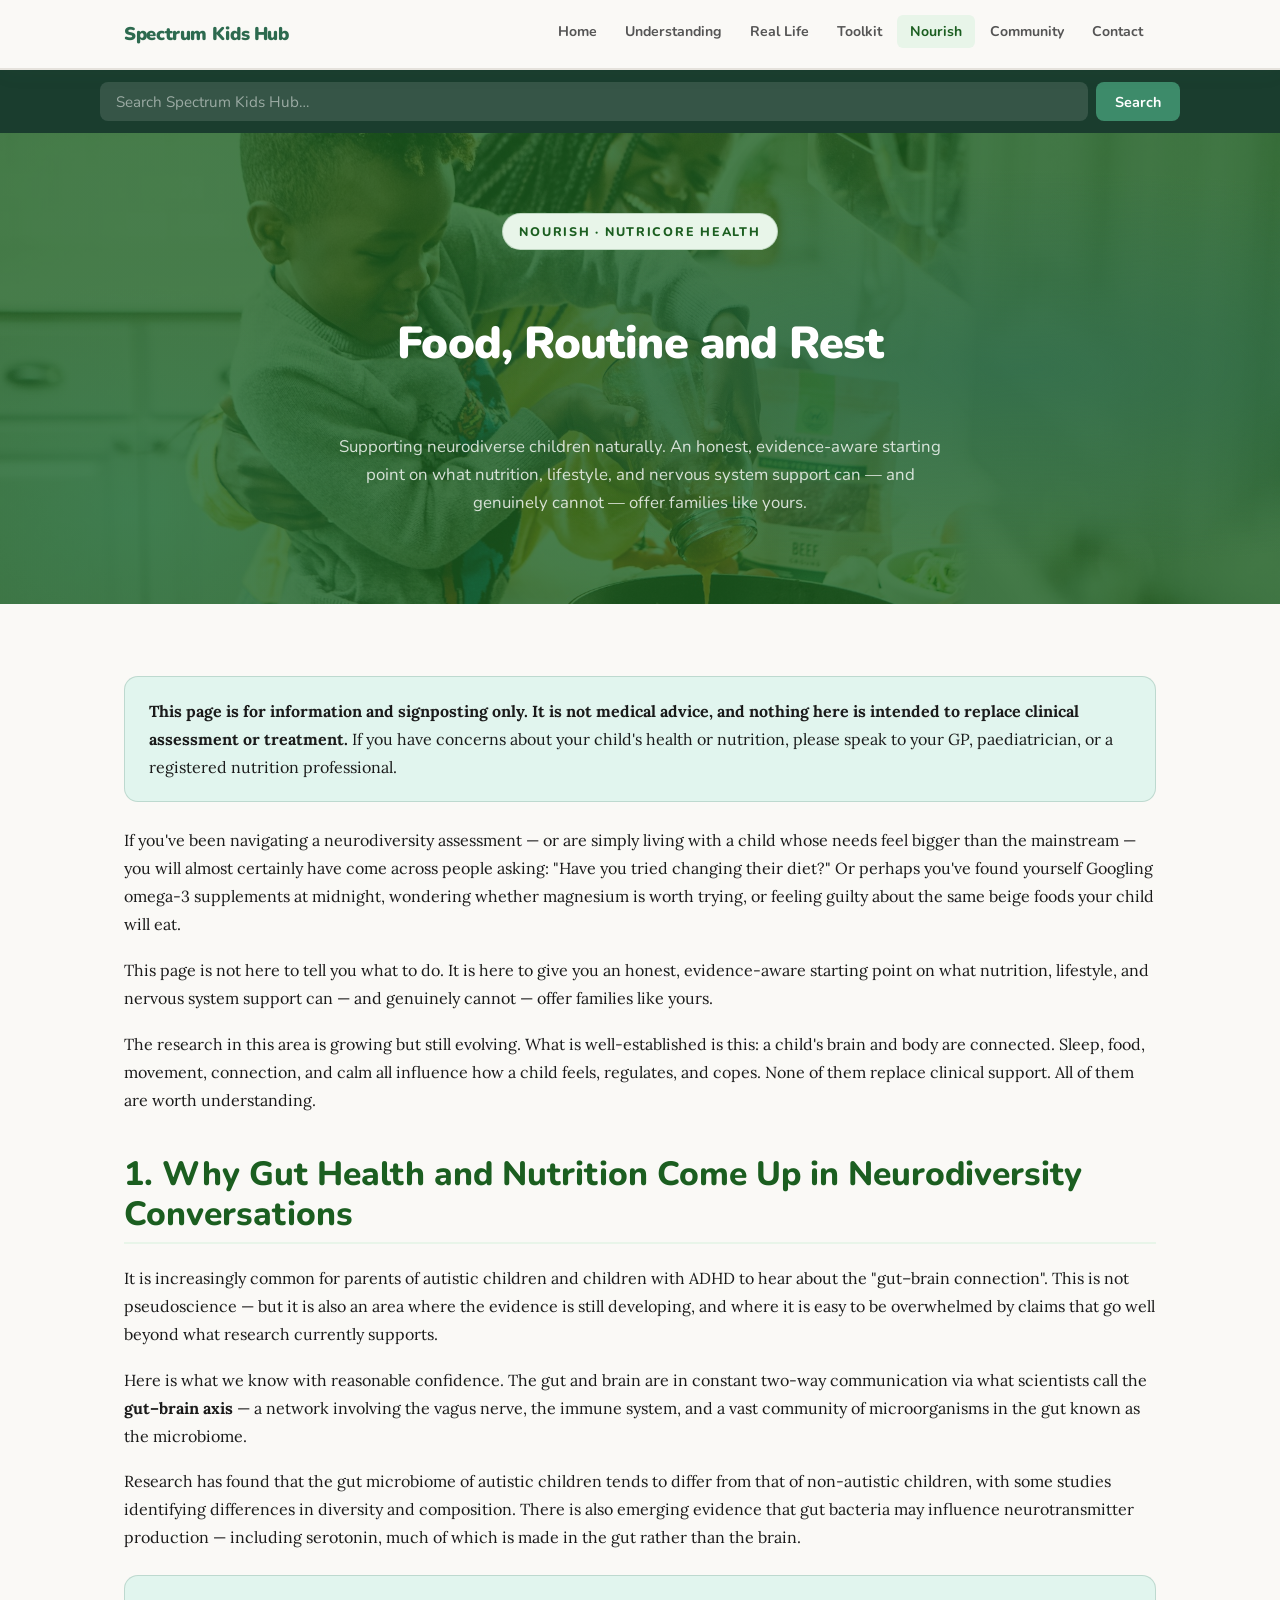
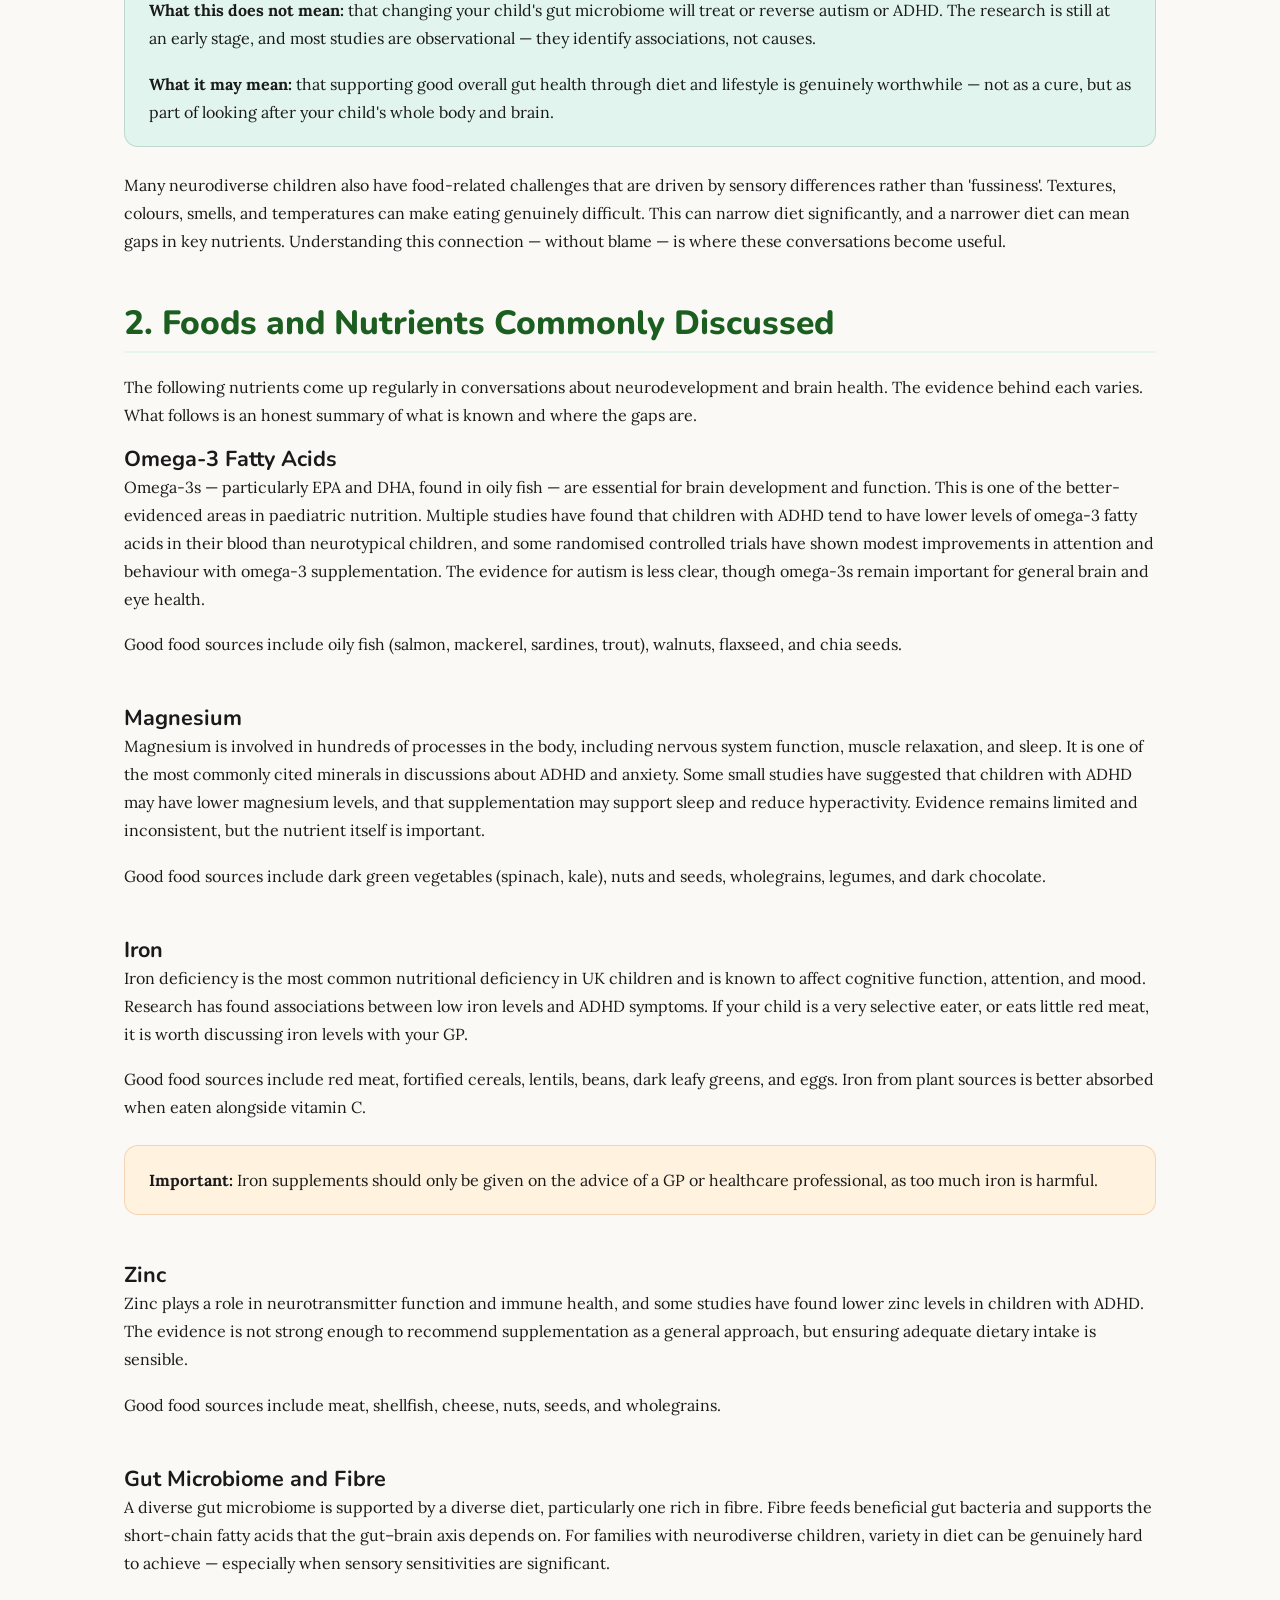
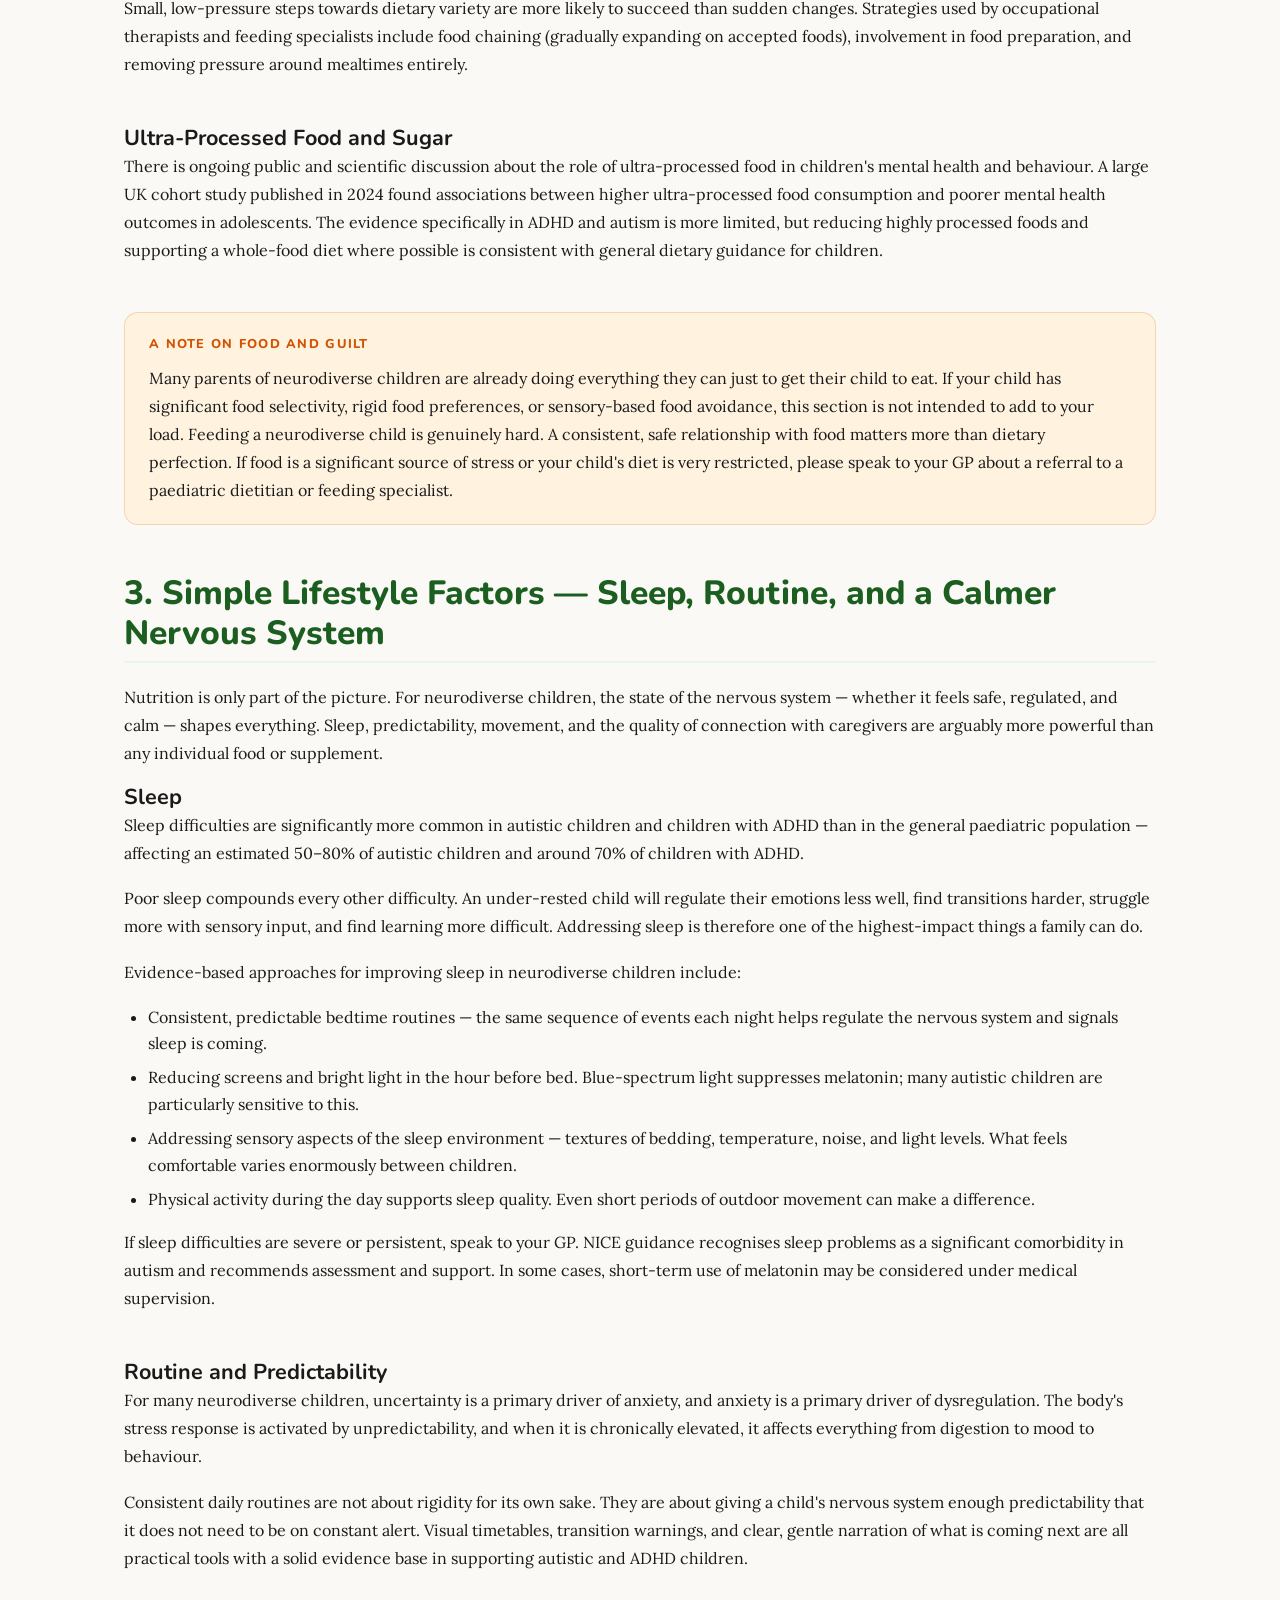
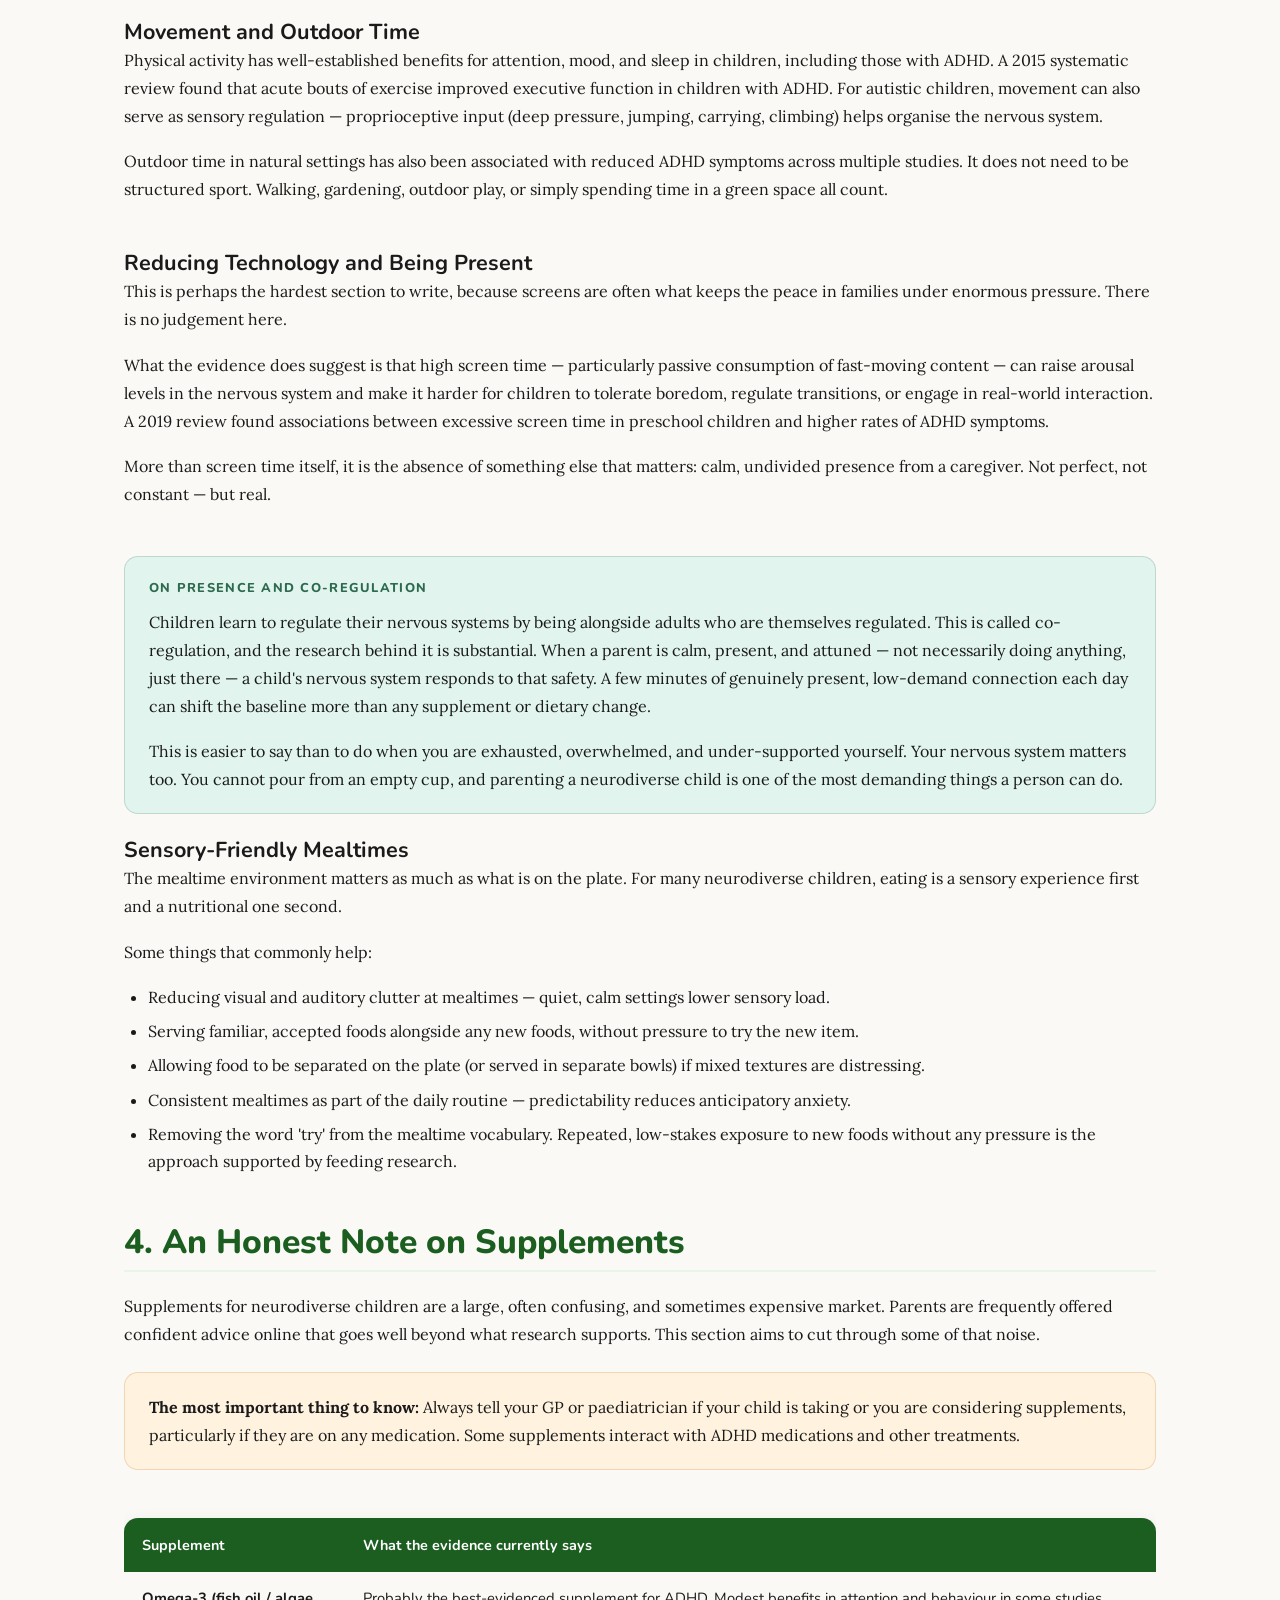
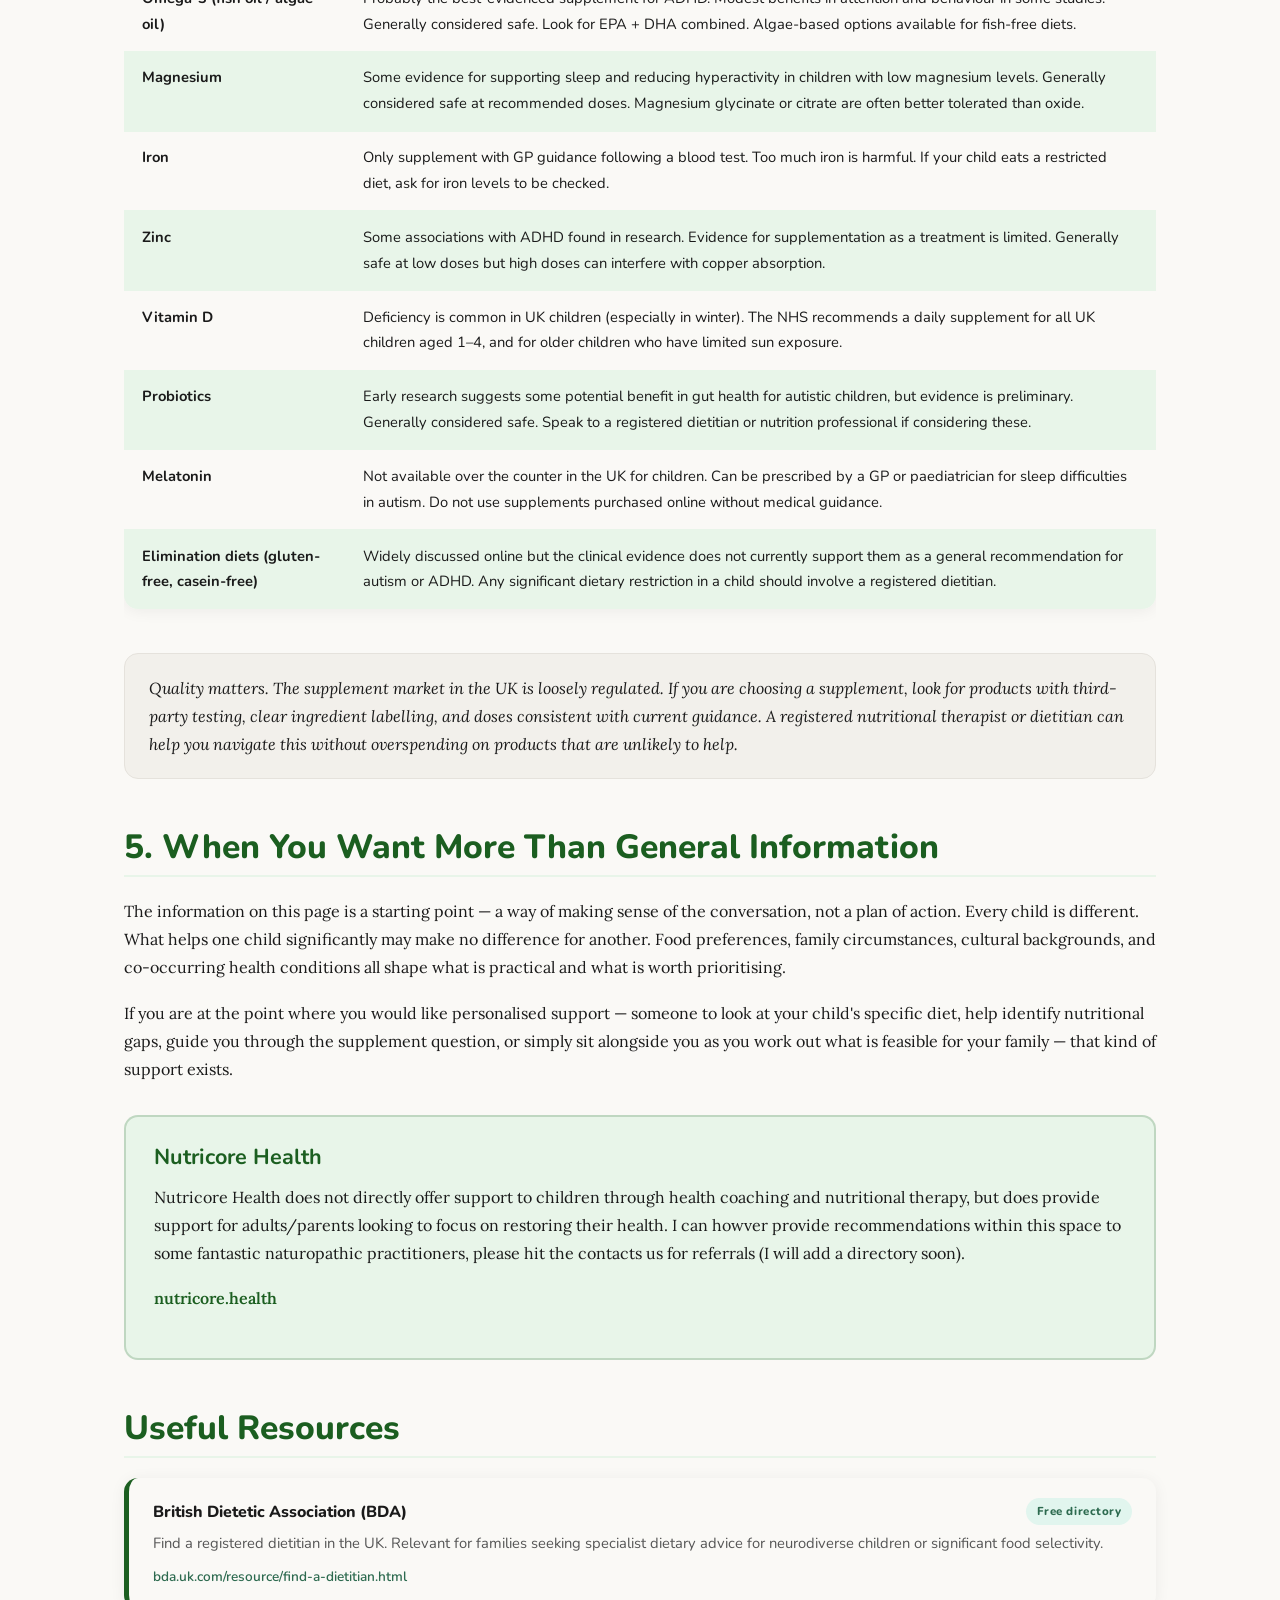
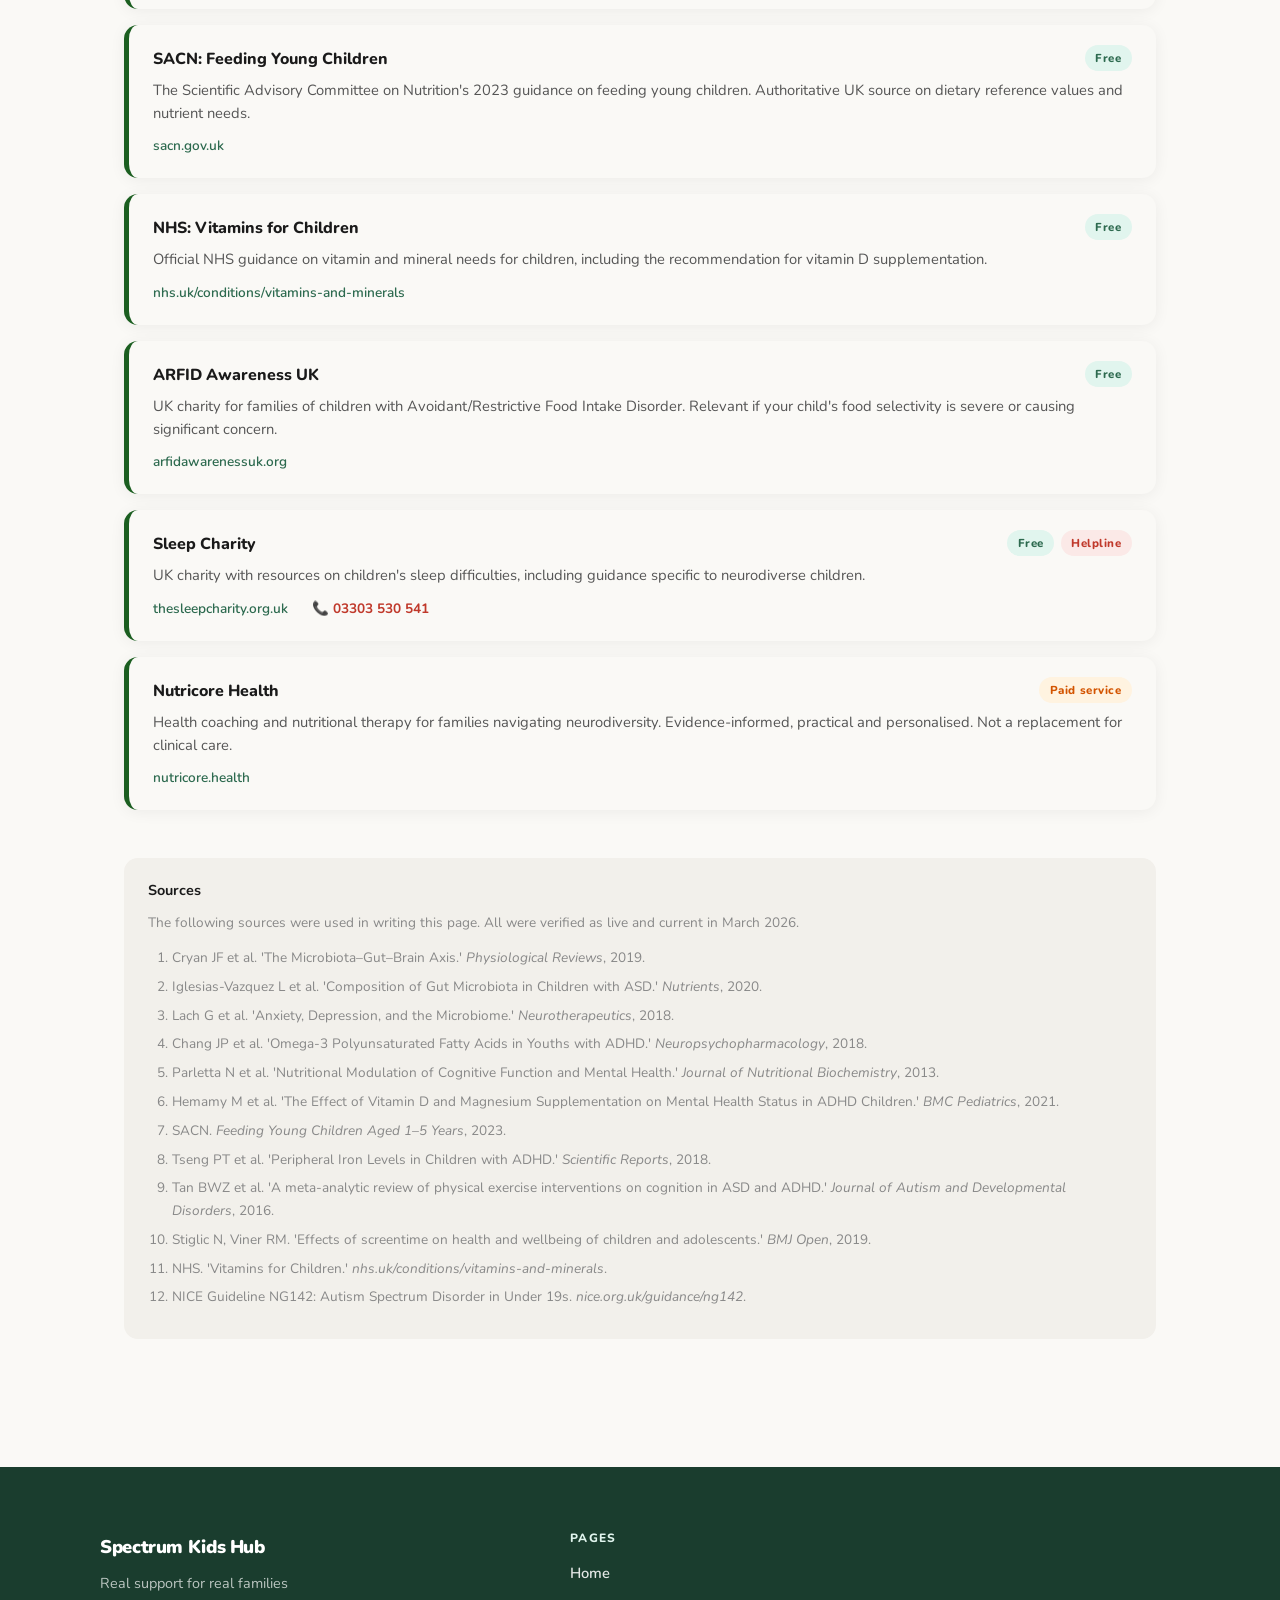
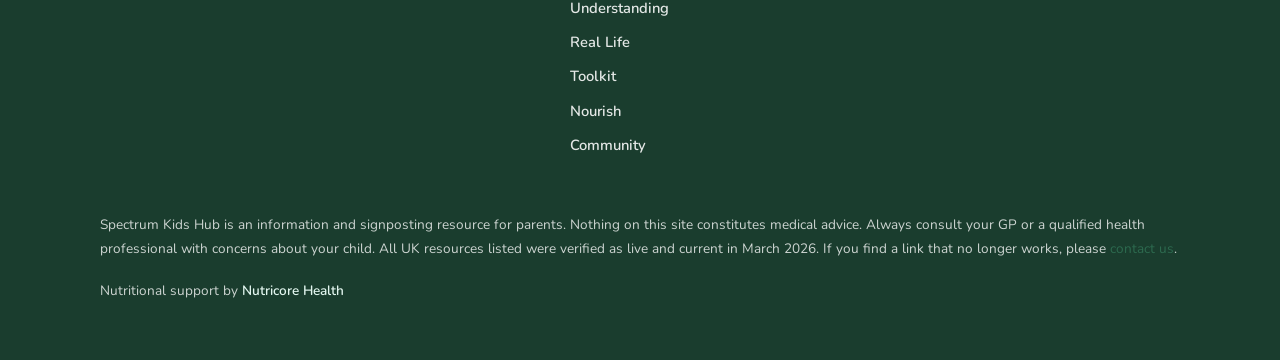
<file: nourish.html>
<!DOCTYPE html>
<html lang="en">
<head>
  <!-- Google tag (gtag.js) -->
  <script async src="https://www.googletagmanager.com/gtag/js?id=G-D260E7NVCJ"></script>
  <script>
    window.dataLayer = window.dataLayer || [];
    function gtag(){dataLayer.push(arguments);}
    gtag('js', new Date());
    gtag('config', 'G-D260E7NVCJ');
  </script>
  <meta charset="UTF-8">
  <meta name="viewport" content="width=device-width, initial-scale=1.0">
  <title>Food, Routine &amp; Rest — Spectrum Kids Hub</title>
  <meta name="description" content="Supporting neurodiverse children naturally through food, routine and rest. Evidence-aware guidance for parents of children aged 2–10. In association with Nutricore Health.">
  <link rel="stylesheet" href="styles.css">
  <style>
    .nourish-section h2 { color: var(--nourish); padding-bottom: 0.5rem; border-bottom: 2px solid var(--nourish-bg); margin-bottom: 1.25rem; }
    .nutricore-box {
      background: var(--nourish-bg);
      border: 2px solid rgba(27,94,32,0.2);
      border-radius: var(--radius);
      padding: 1.75rem;
      margin: 2rem 0;
    }
    .nutricore-box h3 { color: var(--nourish); margin-bottom: 0.75rem; }
    .nutricore-box a { color: var(--nourish); font-weight: 600; }
  </style>
</head>
<body>

  <!-- Navigation -->
  <nav class="nav" aria-label="Main navigation">
    <div class="nav__inner">
      <a href="index.html" class="nav__logo">Spectrum Kids Hub</a>
      <button class="nav__burger" id="burger" aria-label="Toggle menu" aria-expanded="false">
        <span></span><span></span><span></span>
      </button>
      <ul class="nav__links" id="nav-links">
        <li><a href="index.html">Home</a></li>
        <li><a href="understanding.html">Understanding</a></li>
        <li><a href="reallife.html">Real Life</a></li>
        <li><a href="toolkit.html">Toolkit</a></li>
        <li><a href="nourish.html" class="active-nourish">Nourish</a></li>
        <li><a href="community.html">Community</a></li>
        <li><a href="mailto:hello@spectrumkidshub.com">Contact</a></li>
      </ul>
    </div>
  </nav>

  <!-- Search Bar -->
  <div class="search-wrap">
    <div class="search-inner">
      <input class="search-input" type="search" id="siteSearch" placeholder="Search Spectrum Kids Hub…" aria-label="Search the site">
      <button class="search-btn" onclick="runSearch()">Search</button>
    </div>
    <div class="search-results" id="searchResults"></div>
  </div>

  <!-- Hero -->
  <section class="hero hero--nourish">
    <div class="hero__inner">
      <span class="hero__tagline" style="background: var(--nourish-bg); color: var(--nourish); border-color: rgba(27,94,32,0.2);">Nourish · Nutricore Health</span>
      <h1>Food, Routine and Rest</h1>
      <p class="hero__lead">Supporting neurodiverse children naturally. An honest, evidence-aware starting point on what nutrition, lifestyle, and nervous system support can — and genuinely cannot — offer families like yours.</p>
    </div>
  </section>

  <!-- Content -->
  <div class="page-content">

    <div class="callout callout--important">
      <p><strong>This page is for information and signposting only. It is not medical advice, and nothing here is intended to replace clinical assessment or treatment.</strong> If you have concerns about your child's health or nutrition, please speak to your GP, paediatrician, or a registered nutrition professional.</p>
    </div>

    <div class="intro-text" style="margin-bottom: 2.5rem;">
      <p>If you've been navigating a neurodiversity assessment — or are simply living with a child whose needs feel bigger than the mainstream — you will almost certainly have come across people asking: "Have you tried changing their diet?" Or perhaps you've found yourself Googling omega-3 supplements at midnight, wondering whether magnesium is worth trying, or feeling guilty about the same beige foods your child will eat.</p>
      <p>This page is not here to tell you what to do. It is here to give you an honest, evidence-aware starting point on what nutrition, lifestyle, and nervous system support can — and genuinely cannot — offer families like yours.</p>
      <p>The research in this area is growing but still evolving. What is well-established is this: a child's brain and body are connected. Sleep, food, movement, connection, and calm all influence how a child feels, regulates, and copes. None of them replace clinical support. All of them are worth understanding.</p>
    </div>

    <!-- Section 1 -->
    <div class="nourish-section content-section">
      <h2>1. Why Gut Health and Nutrition Come Up in Neurodiversity Conversations</h2>
      <p>It is increasingly common for parents of autistic children and children with ADHD to hear about the "gut–brain connection". This is not pseudoscience — but it is also an area where the evidence is still developing, and where it is easy to be overwhelmed by claims that go well beyond what research currently supports.</p>
      <p>Here is what we know with reasonable confidence. The gut and brain are in constant two-way communication via what scientists call the <strong>gut–brain axis</strong> — a network involving the vagus nerve, the immune system, and a vast community of microorganisms in the gut known as the microbiome.</p>
      <p>Research has found that the gut microbiome of autistic children tends to differ from that of non-autistic children, with some studies identifying differences in diversity and composition. There is also emerging evidence that gut bacteria may influence neurotransmitter production — including serotonin, much of which is made in the gut rather than the brain.</p>

      <div class="callout callout--important">
        <p><strong>What this does not mean:</strong> that changing your child's gut microbiome will treat or reverse autism or ADHD. The research is still at an early stage, and most studies are observational — they identify associations, not causes.</p>
        <p><strong>What it may mean:</strong> that supporting good overall gut health through diet and lifestyle is genuinely worthwhile — not as a cure, but as part of looking after your child's whole body and brain.</p>
      </div>

      <p>Many neurodiverse children also have food-related challenges that are driven by sensory differences rather than 'fussiness'. Textures, colours, smells, and temperatures can make eating genuinely difficult. This can narrow diet significantly, and a narrower diet can mean gaps in key nutrients. Understanding this connection — without blame — is where these conversations become useful.</p>
    </div>

    <!-- Section 2 -->
    <div class="nourish-section content-section">
      <h2>2. Foods and Nutrients Commonly Discussed</h2>
      <p>The following nutrients come up regularly in conversations about neurodevelopment and brain health. The evidence behind each varies. What follows is an honest summary of what is known and where the gaps are.</p>

      <div class="content-section">
        <h3>Omega-3 Fatty Acids</h3>
        <p>Omega-3s — particularly EPA and DHA, found in oily fish — are essential for brain development and function. This is one of the better-evidenced areas in paediatric nutrition. Multiple studies have found that children with ADHD tend to have lower levels of omega-3 fatty acids in their blood than neurotypical children, and some randomised controlled trials have shown modest improvements in attention and behaviour with omega-3 supplementation. The evidence for autism is less clear, though omega-3s remain important for general brain and eye health.</p>
        <p>Good food sources include oily fish (salmon, mackerel, sardines, trout), walnuts, flaxseed, and chia seeds.</p>
      </div>

      <div class="content-section">
        <h3>Magnesium</h3>
        <p>Magnesium is involved in hundreds of processes in the body, including nervous system function, muscle relaxation, and sleep. It is one of the most commonly cited minerals in discussions about ADHD and anxiety. Some small studies have suggested that children with ADHD may have lower magnesium levels, and that supplementation may support sleep and reduce hyperactivity. Evidence remains limited and inconsistent, but the nutrient itself is important.</p>
        <p>Good food sources include dark green vegetables (spinach, kale), nuts and seeds, wholegrains, legumes, and dark chocolate.</p>
      </div>

      <div class="content-section">
        <h3>Iron</h3>
        <p>Iron deficiency is the most common nutritional deficiency in UK children and is known to affect cognitive function, attention, and mood. Research has found associations between low iron levels and ADHD symptoms. If your child is a very selective eater, or eats little red meat, it is worth discussing iron levels with your GP.</p>
        <p>Good food sources include red meat, fortified cereals, lentils, beans, dark leafy greens, and eggs. Iron from plant sources is better absorbed when eaten alongside vitamin C.</p>
        <div class="callout callout--note"><p><strong>Important:</strong> Iron supplements should only be given on the advice of a GP or healthcare professional, as too much iron is harmful.</p></div>
      </div>

      <div class="content-section">
        <h3>Zinc</h3>
        <p>Zinc plays a role in neurotransmitter function and immune health, and some studies have found lower zinc levels in children with ADHD. The evidence is not strong enough to recommend supplementation as a general approach, but ensuring adequate dietary intake is sensible.</p>
        <p>Good food sources include meat, shellfish, cheese, nuts, seeds, and wholegrains.</p>
      </div>

      <div class="content-section">
        <h3>Gut Microbiome and Fibre</h3>
        <p>A diverse gut microbiome is supported by a diverse diet, particularly one rich in fibre. Fibre feeds beneficial gut bacteria and supports the short-chain fatty acids that the gut–brain axis depends on. For families with neurodiverse children, variety in diet can be genuinely hard to achieve — especially when sensory sensitivities are significant.</p>
        <p>Small, low-pressure steps towards dietary variety are more likely to succeed than sudden changes. Strategies used by occupational therapists and feeding specialists include food chaining (gradually expanding on accepted foods), involvement in food preparation, and removing pressure around mealtimes entirely.</p>
      </div>

      <div class="content-section">
        <h3>Ultra-Processed Food and Sugar</h3>
        <p>There is ongoing public and scientific discussion about the role of ultra-processed food in children's mental health and behaviour. A large UK cohort study published in 2024 found associations between higher ultra-processed food consumption and poorer mental health outcomes in adolescents. The evidence specifically in ADHD and autism is more limited, but reducing highly processed foods and supporting a whole-food diet where possible is consistent with general dietary guidance for children.</p>
      </div>

      <div class="callout callout--note">
        <div class="callout__title">A note on food and guilt</div>
        <p>Many parents of neurodiverse children are already doing everything they can just to get their child to eat. If your child has significant food selectivity, rigid food preferences, or sensory-based food avoidance, this section is not intended to add to your load. Feeding a neurodiverse child is genuinely hard. A consistent, safe relationship with food matters more than dietary perfection. If food is a significant source of stress or your child's diet is very restricted, please speak to your GP about a referral to a paediatric dietitian or feeding specialist.</p>
      </div>
    </div>

    <!-- Section 3 -->
    <div class="nourish-section content-section">
      <h2>3. Simple Lifestyle Factors — Sleep, Routine, and a Calmer Nervous System</h2>
      <p>Nutrition is only part of the picture. For neurodiverse children, the state of the nervous system — whether it feels safe, regulated, and calm — shapes everything. Sleep, predictability, movement, and the quality of connection with caregivers are arguably more powerful than any individual food or supplement.</p>

      <div class="content-section">
        <h3>Sleep</h3>
        <p>Sleep difficulties are significantly more common in autistic children and children with ADHD than in the general paediatric population — affecting an estimated 50–80% of autistic children and around 70% of children with ADHD.</p>
        <p>Poor sleep compounds every other difficulty. An under-rested child will regulate their emotions less well, find transitions harder, struggle more with sensory input, and find learning more difficult. Addressing sleep is therefore one of the highest-impact things a family can do.</p>
        <p>Evidence-based approaches for improving sleep in neurodiverse children include:</p>
        <ul>
          <li>Consistent, predictable bedtime routines — the same sequence of events each night helps regulate the nervous system and signals sleep is coming.</li>
          <li>Reducing screens and bright light in the hour before bed. Blue-spectrum light suppresses melatonin; many autistic children are particularly sensitive to this.</li>
          <li>Addressing sensory aspects of the sleep environment — textures of bedding, temperature, noise, and light levels. What feels comfortable varies enormously between children.</li>
          <li>Physical activity during the day supports sleep quality. Even short periods of outdoor movement can make a difference.</li>
        </ul>
        <p>If sleep difficulties are severe or persistent, speak to your GP. NICE guidance recognises sleep problems as a significant comorbidity in autism and recommends assessment and support. In some cases, short-term use of melatonin may be considered under medical supervision.</p>
      </div>

      <div class="content-section">
        <h3>Routine and Predictability</h3>
        <p>For many neurodiverse children, uncertainty is a primary driver of anxiety, and anxiety is a primary driver of dysregulation. The body's stress response is activated by unpredictability, and when it is chronically elevated, it affects everything from digestion to mood to behaviour.</p>
        <p>Consistent daily routines are not about rigidity for its own sake. They are about giving a child's nervous system enough predictability that it does not need to be on constant alert. Visual timetables, transition warnings, and clear, gentle narration of what is coming next are all practical tools with a solid evidence base in supporting autistic and ADHD children.</p>
      </div>

      <div class="content-section">
        <h3>Movement and Outdoor Time</h3>
        <p>Physical activity has well-established benefits for attention, mood, and sleep in children, including those with ADHD. A 2015 systematic review found that acute bouts of exercise improved executive function in children with ADHD. For autistic children, movement can also serve as sensory regulation — proprioceptive input (deep pressure, jumping, carrying, climbing) helps organise the nervous system.</p>
        <p>Outdoor time in natural settings has also been associated with reduced ADHD symptoms across multiple studies. It does not need to be structured sport. Walking, gardening, outdoor play, or simply spending time in a green space all count.</p>
      </div>

      <div class="content-section">
        <h3>Reducing Technology and Being Present</h3>
        <p>This is perhaps the hardest section to write, because screens are often what keeps the peace in families under enormous pressure. There is no judgement here.</p>
        <p>What the evidence does suggest is that high screen time — particularly passive consumption of fast-moving content — can raise arousal levels in the nervous system and make it harder for children to tolerate boredom, regulate transitions, or engage in real-world interaction. A 2019 review found associations between excessive screen time in preschool children and higher rates of ADHD symptoms.</p>
        <p>More than screen time itself, it is the absence of something else that matters: calm, undivided presence from a caregiver. Not perfect, not constant — but real.</p>
      </div>

      <div class="callout callout--important">
        <div class="callout__title">On presence and co-regulation</div>
        <p>Children learn to regulate their nervous systems by being alongside adults who are themselves regulated. This is called co-regulation, and the research behind it is substantial. When a parent is calm, present, and attuned — not necessarily doing anything, just there — a child's nervous system responds to that safety. A few minutes of genuinely present, low-demand connection each day can shift the baseline more than any supplement or dietary change.</p>
        <p>This is easier to say than to do when you are exhausted, overwhelmed, and under-supported yourself. Your nervous system matters too. You cannot pour from an empty cup, and parenting a neurodiverse child is one of the most demanding things a person can do.</p>
      </div>

      <div class="content-section">
        <h3>Sensory-Friendly Mealtimes</h3>
        <p>The mealtime environment matters as much as what is on the plate. For many neurodiverse children, eating is a sensory experience first and a nutritional one second.</p>
        <p>Some things that commonly help:</p>
        <ul>
          <li>Reducing visual and auditory clutter at mealtimes — quiet, calm settings lower sensory load.</li>
          <li>Serving familiar, accepted foods alongside any new foods, without pressure to try the new item.</li>
          <li>Allowing food to be separated on the plate (or served in separate bowls) if mixed textures are distressing.</li>
          <li>Consistent mealtimes as part of the daily routine — predictability reduces anticipatory anxiety.</li>
          <li>Removing the word 'try' from the mealtime vocabulary. Repeated, low-stakes exposure to new foods without any pressure is the approach supported by feeding research.</li>
        </ul>
      </div>
    </div>

    <!-- Section 4 -->
    <div class="nourish-section content-section">
      <h2>4. An Honest Note on Supplements</h2>
      <p>Supplements for neurodiverse children are a large, often confusing, and sometimes expensive market. Parents are frequently offered confident advice online that goes well beyond what research supports. This section aims to cut through some of that noise.</p>

      <div class="callout callout--note">
        <p><strong>The most important thing to know:</strong> Always tell your GP or paediatrician if your child is taking or you are considering supplements, particularly if they are on any medication. Some supplements interact with ADHD medications and other treatments.</p>
      </div>

      <div style="overflow-x: auto; margin-top: 1.5rem;">
        <table class="supplement-table">
          <thead>
            <tr>
              <th>Supplement</th>
              <th>What the evidence currently says</th>
            </tr>
          </thead>
          <tbody>
            <tr>
              <td>Omega-3 (fish oil / algae oil)</td>
              <td>Probably the best-evidenced supplement for ADHD. Modest benefits in attention and behaviour in some studies. Generally considered safe. Look for EPA + DHA combined. Algae-based options available for fish-free diets.</td>
            </tr>
            <tr>
              <td>Magnesium</td>
              <td>Some evidence for supporting sleep and reducing hyperactivity in children with low magnesium levels. Generally considered safe at recommended doses. Magnesium glycinate or citrate are often better tolerated than oxide.</td>
            </tr>
            <tr>
              <td>Iron</td>
              <td>Only supplement with GP guidance following a blood test. Too much iron is harmful. If your child eats a restricted diet, ask for iron levels to be checked.</td>
            </tr>
            <tr>
              <td>Zinc</td>
              <td>Some associations with ADHD found in research. Evidence for supplementation as a treatment is limited. Generally safe at low doses but high doses can interfere with copper absorption.</td>
            </tr>
            <tr>
              <td>Vitamin D</td>
              <td>Deficiency is common in UK children (especially in winter). The NHS recommends a daily supplement for all UK children aged 1–4, and for older children who have limited sun exposure.</td>
            </tr>
            <tr>
              <td>Probiotics</td>
              <td>Early research suggests some potential benefit in gut health for autistic children, but evidence is preliminary. Generally considered safe. Speak to a registered dietitian or nutrition professional if considering these.</td>
            </tr>
            <tr>
              <td>Melatonin</td>
              <td>Not available over the counter in the UK for children. Can be prescribed by a GP or paediatrician for sleep difficulties in autism. Do not use supplements purchased online without medical guidance.</td>
            </tr>
            <tr>
              <td>Elimination diets (gluten-free, casein-free)</td>
              <td>Widely discussed online but the clinical evidence does not currently support them as a general recommendation for autism or ADHD. Any significant dietary restriction in a child should involve a registered dietitian.</td>
            </tr>
          </tbody>
        </table>
      </div>

      <div class="callout" style="margin-top: 1.25rem;">
        <p><em>Quality matters. The supplement market in the UK is loosely regulated. If you are choosing a supplement, look for products with third-party testing, clear ingredient labelling, and doses consistent with current guidance. A registered nutritional therapist or dietitian can help you navigate this without overspending on products that are unlikely to help.</em></p>
      </div>
    </div>

    <!-- Section 5 -->
    <div class="nourish-section content-section">
      <h2>5. When You Want More Than General Information</h2>
      <p>The information on this page is a starting point — a way of making sense of the conversation, not a plan of action. Every child is different. What helps one child significantly may make no difference for another. Food preferences, family circumstances, cultural backgrounds, and co-occurring health conditions all shape what is practical and what is worth prioritising.</p>
      <p>If you are at the point where you would like personalised support — someone to look at your child's specific diet, help identify nutritional gaps, guide you through the supplement question, or simply sit alongside you as you work out what is feasible for your family — that kind of support exists.</p>

      <div class="nutricore-box">
        <h3>Nutricore Health</h3>
        <p>Nutricore Health does not directly offer support to children through health coaching and nutritional therapy, but does provide support for adults/parents looking to focus on restoring their health.  I can howver provide recommendations within this space to some fantastic naturopathic practitioners, please hit the contacts us for referrals (I will add a directory soon).  
        <p><a href="https://nutri-core.co.uk" target="_blank" rel="noopener">nutricore.health</a></p>
      </div>
    </div>

    <!-- Useful resources -->
    <div class="nourish-section content-section">
      <h2>Useful Resources</h2>
      <div class="resource-list">
        <div class="resource-item" style="border-left-color: var(--nourish);">
          <div class="resource-item__top"><span class="resource-item__name">British Dietetic Association (BDA)</span><span class="badge badge--free">Free directory</span></div>
          <p class="resource-item__desc">Find a registered dietitian in the UK. Relevant for families seeking specialist dietary advice for neurodiverse children or significant food selectivity.</p>
          <div class="resource-item__meta"><span class="resource-item__url"><a href="https://bda.uk.com/resource/find-a-dietitian.html" target="_blank" rel="noopener">bda.uk.com/resource/find-a-dietitian.html</a></span></div>
        </div>
        <div class="resource-item" style="border-left-color: var(--nourish);">
          <div class="resource-item__top"><span class="resource-item__name">SACN: Feeding Young Children</span><span class="badge badge--free">Free</span></div>
          <p class="resource-item__desc">The Scientific Advisory Committee on Nutrition's 2023 guidance on feeding young children. Authoritative UK source on dietary reference values and nutrient needs.</p>
          <div class="resource-item__meta"><span class="resource-item__url"><a href="https://sacn.gov.uk" target="_blank" rel="noopener">sacn.gov.uk</a></span></div>
        </div>
        <div class="resource-item" style="border-left-color: var(--nourish);">
          <div class="resource-item__top"><span class="resource-item__name">NHS: Vitamins for Children</span><span class="badge badge--free">Free</span></div>
          <p class="resource-item__desc">Official NHS guidance on vitamin and mineral needs for children, including the recommendation for vitamin D supplementation.</p>
          <div class="resource-item__meta"><span class="resource-item__url"><a href="https://nhs.uk/conditions/vitamins-and-minerals" target="_blank" rel="noopener">nhs.uk/conditions/vitamins-and-minerals</a></span></div>
        </div>
        <div class="resource-item" style="border-left-color: var(--nourish);">
          <div class="resource-item__top"><span class="resource-item__name">ARFID Awareness UK</span><span class="badge badge--free">Free</span></div>
          <p class="resource-item__desc">UK charity for families of children with Avoidant/Restrictive Food Intake Disorder. Relevant if your child's food selectivity is severe or causing significant concern.</p>
          <div class="resource-item__meta"><span class="resource-item__url"><a href="https://arfidawarenessuk.org" target="_blank" rel="noopener">arfidawarenessuk.org</a></span></div>
        </div>
        <div class="resource-item" style="border-left-color: var(--nourish);">
          <div class="resource-item__top"><span class="resource-item__name">Sleep Charity</span><div class="resource-item__badges"><span class="badge badge--free">Free</span><span class="badge badge--helpline">Helpline</span></div></div>
          <p class="resource-item__desc">UK charity with resources on children's sleep difficulties, including guidance specific to neurodiverse children.</p>
          <div class="resource-item__meta"><span class="resource-item__url"><a href="https://thesleepcharity.org.uk" target="_blank" rel="noopener">thesleepcharity.org.uk</a></span><span class="resource-item__phone">📞 <strong>03303 530 541</strong></span></div>
        </div>
        <div class="resource-item" style="border-left-color: var(--nourish);">
          <div class="resource-item__top"><span class="resource-item__name">Nutricore Health</span><span class="badge badge--paid">Paid service</span></div>
          <p class="resource-item__desc">Health coaching and nutritional therapy for families navigating neurodiversity. Evidence-informed, practical and personalised. Not a replacement for clinical care.</p>
          <div class="resource-item__meta"><span class="resource-item__url"><a href="https://nutricore.health" target="_blank" rel="noopener">nutricore.health</a></span></div>
        </div>
      </div>
    </div>

    <!-- Sources -->
    <div class="sources">
      <h3>Sources</h3>
      <p class="small" style="margin-bottom: 0.75rem;">The following sources were used in writing this page. All were verified as live and current in March 2026.</p>
      <ol class="small">
        <li>Cryan JF et al. 'The Microbiota–Gut–Brain Axis.' <em>Physiological Reviews</em>, 2019.</li>
        <li>Iglesias-Vazquez L et al. 'Composition of Gut Microbiota in Children with ASD.' <em>Nutrients</em>, 2020.</li>
        <li>Lach G et al. 'Anxiety, Depression, and the Microbiome.' <em>Neurotherapeutics</em>, 2018.</li>
        <li>Chang JP et al. 'Omega-3 Polyunsaturated Fatty Acids in Youths with ADHD.' <em>Neuropsychopharmacology</em>, 2018.</li>
        <li>Parletta N et al. 'Nutritional Modulation of Cognitive Function and Mental Health.' <em>Journal of Nutritional Biochemistry</em>, 2013.</li>
        <li>Hemamy M et al. 'The Effect of Vitamin D and Magnesium Supplementation on Mental Health Status in ADHD Children.' <em>BMC Pediatrics</em>, 2021.</li>
        <li>SACN. <em>Feeding Young Children Aged 1–5 Years</em>, 2023.</li>
        <li>Tseng PT et al. 'Peripheral Iron Levels in Children with ADHD.' <em>Scientific Reports</em>, 2018.</li>
        <li>Tan BWZ et al. 'A meta-analytic review of physical exercise interventions on cognition in ASD and ADHD.' <em>Journal of Autism and Developmental Disorders</em>, 2016.</li>
        <li>Stiglic N, Viner RM. 'Effects of screentime on health and wellbeing of children and adolescents.' <em>BMJ Open</em>, 2019.</li>
        <li>NHS. 'Vitamins for Children.' <em>nhs.uk/conditions/vitamins-and-minerals</em>.</li>
        <li>NICE Guideline NG142: Autism Spectrum Disorder in Under 19s. <em>nice.org.uk/guidance/ng142</em>.</li>
      </ol>
    </div>

  </div>

  <!-- Footer -->
  <footer>
    <div class="footer__inner">
      <div class="footer__top">
        <div class="footer__brand">
          <a href="index.html" class="nav__logo">Spectrum Kids Hub</a>
          <p>Real support for real families</p>
        </div>
        <div class="footer__nav">
          <h4>Pages</h4>
          <ul>
            <li><a href="index.html">Home</a></li>
            <li><a href="understanding.html">Understanding</a></li>
            <li><a href="reallife.html">Real Life</a></li>
            <li><a href="toolkit.html">Toolkit</a></li>
            <li><a href="nourish.html">Nourish</a></li>
            <li><a href="community.html">Community</a></li>
          </ul>
        </div>
      </div>
      <div class="footer__disclaimer">
        <p><em>Spectrum Kids Hub is an information and signposting resource for parents. Nothing on this site constitutes medical advice. Always consult your GP or a qualified health professional with concerns about your child. All UK resources listed were verified as live and current in March 2026. If you find a link that no longer works, please <a href="mailto:hello@spectrumkidshub.com">contact us</a>.</em></p>
        <p class="footer__nutricore">Nutritional support by <a href="https://nutri-core.co.uk" target="_blank" rel="noopener">Nutricore Health</a></p>
      </div>
    </div>
  </footer>

  <script src="scripts.js"></script>
</body>
</html>
</file>
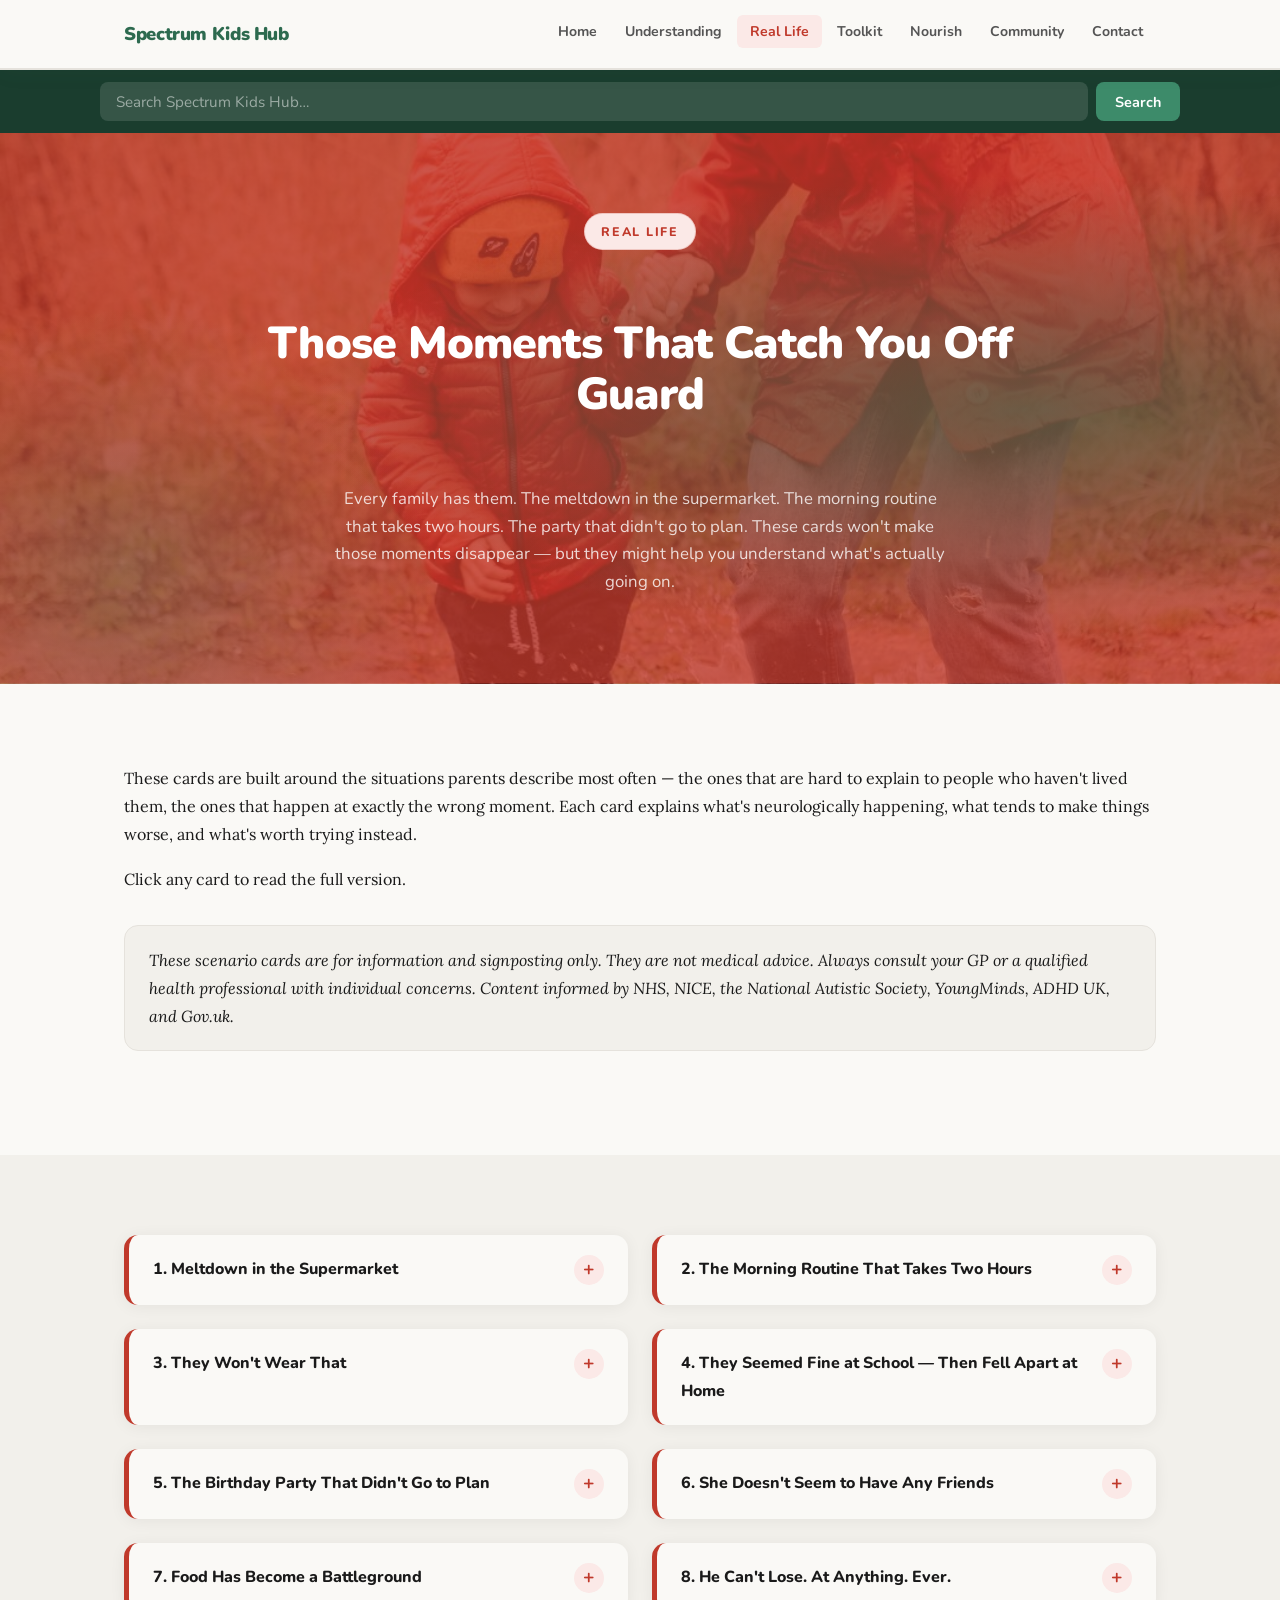
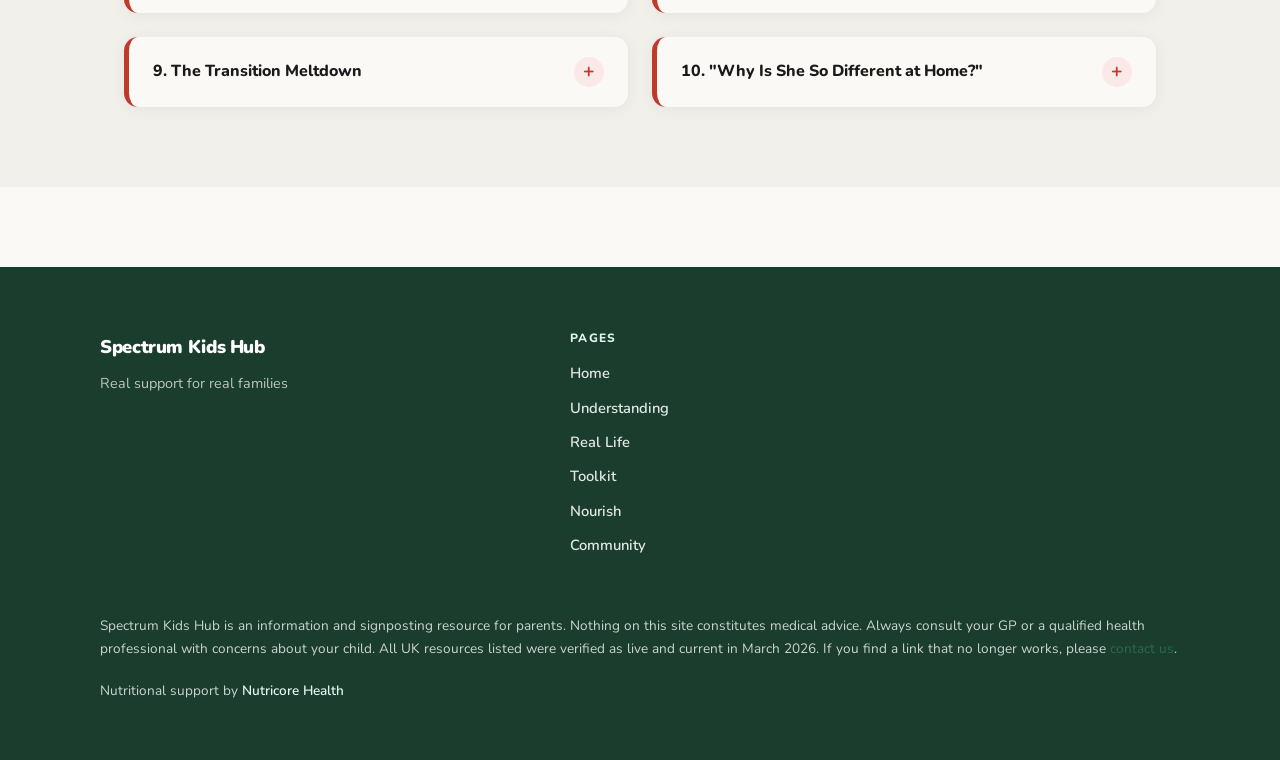
<file: reallife.html>
<!DOCTYPE html>
<html lang="en">
<head>
  <!-- Google tag (gtag.js) -->
  <script async src="https://www.googletagmanager.com/gtag/js?id=G-D260E7NVCJ"></script>
  <script>
    window.dataLayer = window.dataLayer || [];
    function gtag(){dataLayer.push(arguments);}
    gtag('js', new Date());
    gtag('config', 'G-D260E7NVCJ');
  </script>
  <meta charset="UTF-8">
  <meta name="viewport" content="width=device-width, initial-scale=1.0">
  <title>Real Life Scenarios — Spectrum Kids Hub</title>
  <meta name="description" content="Real-life scenario cards for parents of neurodiverse children aged 2–10. What's actually happening in those difficult moments — and what to try instead.">
  <link rel="stylesheet" href="styles.css">
</head>
<body>

  <!-- Navigation -->
  <nav class="nav" aria-label="Main navigation">
    <div class="nav__inner">
      <a href="index.html" class="nav__logo">Spectrum Kids Hub</a>
      <button class="nav__burger" id="burger" aria-label="Toggle menu" aria-expanded="false">
        <span></span><span></span><span></span>
      </button>
      <ul class="nav__links" id="nav-links">
        <li><a href="index.html">Home</a></li>
        <li><a href="understanding.html">Understanding</a></li>
        <li><a href="reallife.html" class="active-reallife">Real Life</a></li>
        <li><a href="toolkit.html">Toolkit</a></li>
        <li><a href="nourish.html">Nourish</a></li>
        <li><a href="community.html">Community</a></li>
        <li><a href="mailto:hello@spectrumkidshub.com">Contact</a></li>
      </ul>
    </div>
  </nav>

  <!-- Search Bar -->
  <div class="search-wrap">
    <div class="search-inner">
      <input class="search-input" type="search" id="siteSearch" placeholder="Search Spectrum Kids Hub…" aria-label="Search the site">
      <button class="search-btn" onclick="runSearch()">Search</button>
    </div>
    <div class="search-results" id="searchResults"></div>
  </div>

  <!-- Hero -->
  <section class="hero hero--reallife">
    <div class="hero__inner">
      <span class="hero__tagline" style="background: var(--reallife-bg); color: var(--reallife); border-color: rgba(192,57,43,0.2);">Real Life</span>
      <h1>Those Moments That Catch You Off Guard</h1>
      <p class="hero__lead">Every family has them. The meltdown in the supermarket. The morning routine that takes two hours. The party that didn't go to plan. These cards won't make those moments disappear — but they might help you understand what's actually going on.</p>
    </div>
  </section>

  <!-- Intro -->
  <section class="section">
    <div class="container">
      <div class="intro-text" style="margin-bottom: 2rem;">
        <p>These cards are built around the situations parents describe most often — the ones that are hard to explain to people who haven't lived them, the ones that happen at exactly the wrong moment. Each card explains what's neurologically happening, what tends to make things worse, and what's worth trying instead.</p>
        <p>Click any card to read the full version.</p>
      </div>

      <div class="callout">
        <p><em>These scenario cards are for information and signposting only. They are not medical advice. Always consult your GP or a qualified health professional with individual concerns. Content informed by NHS, NICE, the National Autistic Society, YoungMinds, ADHD UK, and Gov.uk.</em></p>
      </div>
    </div>
  </section>

  <!-- Scenario Cards -->
  <section class="section section--alt">
    <div class="container">
      <div class="scenario-grid">

        <!-- Card 1 -->
        <div class="scenario-card" id="card-1">
          <div class="scenario-card__header" onclick="toggleCard('card-1')" role="button" tabindex="0" aria-expanded="false" onkeydown="if(event.key==='Enter'||event.key===' ')toggleCard('card-1')">
            <span class="scenario-card__title">1. Meltdown in the Supermarket</span>
            <span class="scenario-card__toggle" aria-hidden="true">+</span>
          </div>
          <div class="scenario-card__body">
            <div class="scenario-card__what">
              The supermarket is, neurologically speaking, a genuinely hostile environment for a child with sensory sensitivities. Bright fluorescent lighting, competing smells, the hum of refrigerators, announcements over the tannoy, the visual chaos of full shelves, the unpredictability of other shoppers — all of it arriving at once, with no off switch. For a child whose nervous system is already working overtime to process the world, this isn't drama. It's overload. The meltdown isn't a choice. It's a system that has hit its limit.
            </div>
            <div class="scenario-card__section">
              <h4>What not to do</h4>
              <ul>
                <li>Telling them to 'calm down' or 'stop it' rarely helps and can escalate things — when a child is in full meltdown, the rational, listening part of their brain is temporarily offline.</li>
                <li>Trying to reason with them, explain consequences, or bribe them in the moment is unlikely to land. Save the conversation for later, when everyone is regulated.</li>
                <li>Rushing them or pulling them quickly through the rest of the shop adds more sensory input to an already overwhelmed system.</li>
              </ul>
            </div>
            <div class="scenario-card__section">
              <h4>What to try instead</h4>
              <ul>
                <li>If you can, leave. The shop will still be there. Nothing in your trolley is worth more than getting your child out of the environment that's overwhelming them.</li>
                <li>Find somewhere quieter — the car, outside, a corner away from the main aisles — and just be present without demands. Speak quietly, or not at all.</li>
                <li>For next time: earlier in the day tends to be quieter. Noise-cancelling headphones can make a real difference. A visual list your child can help tick off gives them a sense of control. Shorter trips, more often, rather than one big weekly shop.</li>
                <li>If this is a regular pattern, it's worth mentioning to your GP or SENCO — it may be a sign of sensory processing differences worth exploring.</li>
              </ul>
            </div>
            <div class="scenario-card__kind">A kind reminder: Everyone in that supermarket has had a hard parenting day. You are not being judged as harshly as you think you are.</div>
          </div>
        </div>

        <!-- Card 2 -->
        <div class="scenario-card" id="card-2">
          <div class="scenario-card__header" onclick="toggleCard('card-2')" role="button" tabindex="0" aria-expanded="false" onkeydown="if(event.key==='Enter'||event.key===' ')toggleCard('card-2')">
            <span class="scenario-card__title">2. The Morning Routine That Takes Two Hours</span>
            <span class="scenario-card__toggle" aria-hidden="true">+</span>
          </div>
          <div class="scenario-card__body">
            <div class="scenario-card__what">
              For a child with ADHD, the morning routine isn't just a series of simple tasks — it's a sequence of decisions and transitions, each of which requires the brain to initiate, switch focus, and stay on track. Those are exactly the executive functions that ADHD affects most. Getting dressed requires starting, then continuing, then finishing — and at any point, something more interesting will capture their attention and the whole thing collapses. It isn't laziness or defiance. It's a brain that genuinely struggles to manage the steps involved.
            </div>
            <div class="scenario-card__section">
              <h4>What not to do</h4>
              <ul>
                <li>Repeating the same instruction louder each time tends to create anxiety and conflict without actually helping them get their shoes on.</li>
                <li>Threatening consequences ('we're leaving without you') can spike anxiety in a way that makes dysregulation more likely, not less.</li>
                <li>Taking over everything for them every morning solves today's problem but doesn't build any of the scaffolding they need for next time.</li>
              </ul>
            </div>
            <div class="scenario-card__section">
              <h4>What to try instead</h4>
              <ul>
                <li>Strip the routine right down. What are the absolute non-negotiables before leaving the house? Focus on those, and let some things go — hair doesn't have to be perfect.</li>
                <li>Visual checklists work well for many children with ADHD: a simple list of pictures or words on the wall that they can tick off themselves.</li>
                <li>Try working backwards from the leaving time: 'We get in the car at 8:30. What needs to happen before that?' Breaking it into two or three chunks is often more manageable.</li>
                <li>Where possible, do as much as you can the night before — bag packed, PE kit out, choice of breakfast decided.</li>
              </ul>
            </div>
            <div class="scenario-card__kind">A kind reminder: If your mornings are chaos right now, it doesn't mean you've failed at routines. It might mean your child needs a different kind of structure — and that's worth knowing.</div>
          </div>
        </div>

        <!-- Card 3 -->
        <div class="scenario-card" id="card-3">
          <div class="scenario-card__header" onclick="toggleCard('card-3')" role="button" tabindex="0" aria-expanded="false" onkeydown="if(event.key==='Enter'||event.key===' ')toggleCard('card-3')">
            <span class="scenario-card__title">3. They Won't Wear That</span>
            <span class="scenario-card__toggle" aria-hidden="true">+</span>
          </div>
          <div class="scenario-card__body">
            <div class="scenario-card__what">
              For children with sensory sensitivities, the physical sensation of clothing isn't background noise — it's front and centre. A seam in a sock can feel genuinely painful, not mildly annoying. A scratchy label can feel like something is burning their skin. Waistbands, certain fabrics, tight sleeves: all of it can cause real sensory distress that is hard to explain and easy for adults to dismiss as fussiness. The child refusing to get dressed in the morning may be doing so because the clothes you've put out are genuinely uncomfortable for their nervous system.
            </div>
            <div class="scenario-card__section">
              <h4>What not to do</h4>
              <ul>
                <li>Telling them they're being silly or dramatic doesn't help — from their sensory experience, they're not.</li>
                <li>Forcing clothing onto a child in sensory distress tends to create a much bigger battle and can build lasting anxiety around getting dressed.</li>
                <li>Leaving it entirely to the last minute, then trying to problem-solve an outfit while already running late, is a recipe for a terrible morning.</li>
              </ul>
            </div>
            <div class="scenario-card__section">
              <h4>What to try instead</h4>
              <ul>
                <li>Let them help choose what they wear, within limits. Even young children can be offered two options: 'This one or this one?' — which gives them some control without turning the wardrobe into a full negotiation.</li>
                <li>Look for seamless socks. They exist, they're widely available, and for many sensory-sensitive children they are genuinely life-changing.</li>
                <li>Soft fabrics, tagless labels, elasticated waistbands, and clothes that are slightly looser rather than fitted tend to be better tolerated. Once you find brands or items that work, buy multiples.</li>
                <li>Wash new clothes before they're worn — this softens them and removes any chemical irritants from the fabric.</li>
              </ul>
            </div>
            <div class="scenario-card__kind">A kind reminder: Picking your battles is good parenting, not giving in. The sock thing matters to your child. It's okay if it matters to you too.</div>
          </div>
        </div>

        <!-- Card 4 -->
        <div class="scenario-card" id="card-4">
          <div class="scenario-card__header" onclick="toggleCard('card-4')" role="button" tabindex="0" aria-expanded="false" onkeydown="if(event.key==='Enter'||event.key===' ')toggleCard('card-4')">
            <span class="scenario-card__title">4. They Seemed Fine at School — Then Fell Apart at Home</span>
            <span class="scenario-card__toggle" aria-hidden="true">+</span>
          </div>
          <div class="scenario-card__body">
            <div class="scenario-card__what">
              Many children — particularly those with autism, ADHD, or sensory differences — spend the school day working extremely hard to hold themselves together. They follow instructions, manage transitions, navigate social situations, and regulate their behaviour in an environment that doesn't always feel natural or comfortable. By the time they get home, they have nothing left. Home is safe. You are safe. And so everything they've been holding in all day comes out — usually in the form of meltdowns, tears, aggression, or complete shutdown. This is sometimes called the 'after-school restraint collapse,' and it's very common.
            </div>
            <div class="scenario-card__section">
              <h4>What not to do</h4>
              <ul>
                <li>Greeting them with a list of questions ('How was your day? Did anything happen? Did you eat your lunch?') can tip a child who is already at their limit over the edge.</li>
                <li>Expecting them to go straight into homework or activities after school, without any decompression time, adds demand onto an already exhausted system.</li>
                <li>Interpreting the home meltdowns as evidence that school must be fine and therefore not worth mentioning to school — this misses the picture entirely.</li>
              </ul>
            </div>
            <div class="scenario-card__section">
              <h4>What to try instead</h4>
              <ul>
                <li>Try a low-demand transition when they come home. Snack, quiet time, something familiar and low-key. No questions for a bit. Just presence.</li>
                <li>Some children need physical release after school — running outside, jumping on a trampoline, squeezing something. Others need the opposite: a quiet corner, headphones, a familiar screen. You'll know which your child is.</li>
                <li>Let school know what you're seeing at home. It's relevant information, even if they're not seeing the same behaviour in school. A good SENCO will want to know.</li>
              </ul>
            </div>
            <div class="scenario-card__kind">A kind reminder: The fact that they fall apart with you means you are the safest person in their world. That's hard to hold right now, but it's true.</div>
          </div>
        </div>

        <!-- Card 5 -->
        <div class="scenario-card" id="card-5">
          <div class="scenario-card__header" onclick="toggleCard('card-5')" role="button" tabindex="0" aria-expanded="false" onkeydown="if(event.key==='Enter'||event.key===' ')toggleCard('card-5')">
            <span class="scenario-card__title">5. The Birthday Party That Didn't Go to Plan</span>
            <span class="scenario-card__toggle" aria-hidden="true">+</span>
          </div>
          <div class="scenario-card__body">
            <div class="scenario-card__what">
              Birthday parties for young children tend to involve: loud music, lots of other children, unexpected changes to routine, a departure from the usual eating schedule, unfamiliar environments, party games with complicated rules, high emotional stakes, and a significant amount of excitement and noise all at once. For a child with sensory sensitivities, autism, or ADHD, that is a great deal to manage simultaneously. What looks like a fun treat from the outside can feel genuinely overwhelming from the inside — and the resulting behaviour is often the child's best attempt at coping.
            </div>
            <div class="scenario-card__section">
              <h4>What not to do</h4>
              <ul>
                <li>Comparing them to other children at the party or suggesting they 'just join in like everyone else' doesn't address what's actually happening for them.</li>
                <li>Insisting they participate in everything — the games, the singing, all of it — can turn what might have been a manageable experience into a full crisis.</li>
                <li>Leaving suddenly mid-meltdown without warning or explanation can increase anxiety around parties and social events in general.</li>
              </ul>
            </div>
            <div class="scenario-card__section">
              <h4>What to try instead</h4>
              <ul>
                <li>If you can, prepare them before you go: show them pictures of where the party is, talk through what might happen, and be honest that some bits might be noisy or busy.</li>
                <li>It's completely fine to stay at the party, especially with younger children. Being a visible safe base can make the whole thing more manageable.</li>
                <li>Give them a role or a clear focus — helping hand out food, knowing they can come and sit with you if it gets too much.</li>
                <li>Leaving a bit early is okay. Getting there for part of it is okay. Their version of joining in might look different to everyone else's — that's okay too.</li>
              </ul>
            </div>
            <div class="scenario-card__kind">A kind reminder: You didn't ruin their childhood by leaving early. You read your child and you responded. That's exactly what they needed.</div>
          </div>
        </div>

        <!-- Card 6 -->
        <div class="scenario-card" id="card-6">
          <div class="scenario-card__header" onclick="toggleCard('card-6')" role="button" tabindex="0" aria-expanded="false" onkeydown="if(event.key==='Enter'||event.key===' ')toggleCard('card-6')">
            <span class="scenario-card__title">6. She Doesn't Seem to Have Any Friends</span>
            <span class="scenario-card__toggle" aria-hidden="true">+</span>
          </div>
          <div class="scenario-card__body">
            <div class="scenario-card__what">
              Some children — particularly those with autism, or girls with ADHD — want friendships very much, but find the unspoken rules of social interaction genuinely confusing. When to speak, how long to speak for, how to enter a game that's already in progress, how to tell if someone wants to keep talking or wants to stop — these things that many children pick up without thinking can feel completely opaque. The child standing at the edge of the playground isn't necessarily unhappy with being alone. But if they're not, that matters.
            </div>
            <div class="scenario-card__section">
              <h4>What not to do</h4>
              <ul>
                <li>Telling them to 'just go and ask someone to play' assumes they have the social toolkit to do that — if they did, they probably would have already.</li>
                <li>Explaining in detail why other children might not want to play with them, even with the best of intentions, risks doing more harm than good.</li>
                <li>Assuming it will sort itself out without any support — for some children it does, for others it really doesn't.</li>
              </ul>
            </div>
            <div class="scenario-card__section">
              <h4>What to try instead</h4>
              <ul>
                <li>Structured activities outside school — a club, a class, a team — often work better for friendship-building than the open-ended social chaos of the playground. There's a shared focus, rules that are clear, and something to talk about.</li>
                <li>Some children do better with one friend than with a group. Arranging one-to-one playdates with a child they seem comfortable with is often more manageable than trying to integrate into an existing group.</li>
                <li>Talk to the school SENCO. Schools can do a lot to support social inclusion — lunch clubs, peer mentoring, supported play at break times. But they often need you to flag it first.</li>
                <li>If your child is masking at school and struggling socially, it's worth mentioning when you speak to the GP about assessment.</li>
              </ul>
            </div>
            <div class="scenario-card__kind">A kind reminder: Watching your child struggle to connect with other children is one of the loneliest parts of this. You're allowed to find it hard too.</div>
          </div>
        </div>

        <!-- Card 7 -->
        <div class="scenario-card" id="card-7">
          <div class="scenario-card__header" onclick="toggleCard('card-7')" role="button" tabindex="0" aria-expanded="false" onkeydown="if(event.key==='Enter'||event.key===' ')toggleCard('card-7')">
            <span class="scenario-card__title">7. Food Has Become a Battleground</span>
            <span class="scenario-card__toggle" aria-hidden="true">+</span>
          </div>
          <div class="scenario-card__body">
            <div class="scenario-card__what">
              Extreme food selectivity in children can have a number of causes, and it's important not to assume it's simply fussiness or a phase. For children with sensory sensitivities, the texture, smell, colour, temperature, or even the sound of food being chewed can trigger genuine disgust responses that are hard to override. For children with autism, the rigidity around food may be connected to the need for predictability and routine — a familiar food in the familiar way provides safety when the world feels unpredictable. For children with ADHD, impulsivity and the effort of sitting still for meals can also make mealtimes particularly fraught.
            </div>
            <div class="scenario-card__section">
              <h4>What not to do</h4>
              <ul>
                <li>'They'll eat when they're hungry enough' is sometimes true, but for children with genuine sensory or anxiety-based food avoidance, it often isn't — and prolonged battles around food can make things significantly worse.</li>
                <li>Disguising rejected foods inside accepted ones may work occasionally, but when discovered, it can seriously damage a child's trust around eating.</li>
                <li>Turning every meal into a negotiation, with rewards and consequences, can create anxiety around mealtimes that outlasts the original issue.</li>
              </ul>
            </div>
            <div class="scenario-card__section">
              <h4>What to try instead</h4>
              <ul>
                <li>Reduce the pressure wherever you can. A calm mealtime with one accepted food on the plate alongside something new is better than a stressful mealtime with a plate of things they won't eat.</li>
                <li>The 'food chaining' approach — very gradually introducing small variations of accepted foods — can help over time, but it takes patience and consistency.</li>
                <li>If food selectivity is significantly impacting your child's nutrition or daily life, speak to your GP about a referral to a paediatric dietitian or an occupational therapist with experience in sensory feeding difficulties.</li>
                <li>Let them have some control: choosing their own plate, serving their own food, having the same thing for three weeks in a row if that's what works right now.</li>
              </ul>
            </div>
            <div class="scenario-card__kind">A kind reminder: Feeding your child is supposed to feel simple. When it doesn't, it can be quietly exhausting in a way that's hard to explain to anyone who hasn't lived it.</div>
          </div>
        </div>

        <!-- Card 8 -->
        <div class="scenario-card" id="card-8">
          <div class="scenario-card__header" onclick="toggleCard('card-8')" role="button" tabindex="0" aria-expanded="false" onkeydown="if(event.key==='Enter'||event.key===' ')toggleCard('card-8')">
            <span class="scenario-card__title">8. He Can't Lose. At Anything. Ever.</span>
            <span class="scenario-card__toggle" aria-hidden="true">+</span>
          </div>
          <div class="scenario-card__body">
            <div class="scenario-card__what">
              Difficulty managing losing, frustration, or perceived failure is very common in children with ADHD and autism. For children with ADHD, the emotional regulation system is part of what the condition affects — big feelings arrive fast, feel enormous, and are harder to manage than they would be for a neurotypical child. For children with autism, losing can feel like a violation of expected order, or trigger genuine distress rather than ordinary disappointment. This isn't about being spoilt. It's about a nervous system that processes frustration and disappointment differently.
            </div>
            <div class="scenario-card__section">
              <h4>What not to do</h4>
              <ul>
                <li>Telling them they need to be a 'good sport' or 'just deal with it' doesn't give them anything to work with — they probably already know they should be calmer. The problem is they can't get there from here without help.</li>
                <li>Removing games and competitive situations entirely means they never get the chance to practise — but forcing too many without support is likely to lead to repeated meltdowns.</li>
                <li>Humiliating them or laughing at the reaction, even affectionately, can increase shame and make the behaviour harder to address.</li>
              </ul>
            </div>
            <div class="scenario-card__section">
              <h4>What to try instead</h4>
              <ul>
                <li>Practise low-stakes losing at home, where the emotional stakes are lower and you can help them process the feelings in real time. Name the feeling: 'That's really frustrating. It makes sense you feel annoyed.'</li>
                <li>Choose games with a luck element rather than pure skill to start with — it's easier to lose to a dice than to a sibling who's better at chess.</li>
                <li>Give them an acceptable script: 'That was hard to lose. I'm going to take a minute.' Knowing what to do with the feeling makes a difference.</li>
                <li>Celebrate the moments when they manage it, even imperfectly.</li>
              </ul>
            </div>
            <div class="scenario-card__kind">A kind reminder: The child who cannot lose today is learning. They are not going to be like this forever. You are not raising a monster — you are raising someone whose feelings are very big and who needs more time to learn what to do with them.</div>
          </div>
        </div>

        <!-- Card 9 -->
        <div class="scenario-card" id="card-9">
          <div class="scenario-card__header" onclick="toggleCard('card-9')" role="button" tabindex="0" aria-expanded="false" onkeydown="if(event.key==='Enter'||event.key===' ')toggleCard('card-9')">
            <span class="scenario-card__title">9. The Transition Meltdown</span>
            <span class="scenario-card__toggle" aria-hidden="true">+</span>
          </div>
          <div class="scenario-card__body">
            <div class="scenario-card__what">
              Transitions — moving from one activity to another, leaving somewhere enjoyable, changing from one part of the day to the next — are disproportionately difficult for many children with autism, ADHD, and sensory processing differences. For children with autism, transitions can feel threatening because they interrupt predictability and routine. For children with ADHD, shifting attention away from something absorbing is neurologically difficult — the brain genuinely resists switching, even when the child understands on some level that they need to. The meltdown when it's time to leave the park, turn off the game, or stop what they're doing isn't manipulation. It's a brain struggling to shift gears.
            </div>
            <div class="scenario-card__section">
              <h4>What not to do</h4>
              <ul>
                <li>Stopping an activity without warning tends to make the transition far harder. 'We're leaving NOW' after no preparation is asking a lot of a brain that finds switching inherently difficult.</li>
                <li>Yanking them away physically when they're absorbed tends to trigger rather than prevent a meltdown.</li>
                <li>Arguing about the transition in the moment is rarely productive once the window has closed.</li>
              </ul>
            </div>
            <div class="scenario-card__section">
              <h4>What to try instead</h4>
              <ul>
                <li>Give clear advance warnings: 'Ten more minutes, then we're going.' Then five. Then one. This isn't about being a human alarm clock forever — it's scaffolding that, over time, many children internalise.</li>
                <li>Some children respond well to a physical timer they can see: an hourglass timer or a visual countdown. Externalising the time makes it feel less arbitrary and less like you're the one ending the fun.</li>
                <li>Give them something to look forward to after the transition — not a bribe, just an anchor: 'After we leave the park, we're going home for a snack and you can choose what we have.'</li>
                <li>Try to arrive with a plan for leaving already in place: 'When the alarm goes, we go.'</li>
              </ul>
            </div>
            <div class="scenario-card__kind">A kind reminder: If you've given five warnings and it still ended in tears, you didn't do it wrong. Some days are just hard days.</div>
          </div>
        </div>

        <!-- Card 10 -->
        <div class="scenario-card" id="card-10">
          <div class="scenario-card__header" onclick="toggleCard('card-10')" role="button" tabindex="0" aria-expanded="false" onkeydown="if(event.key==='Enter'||event.key===' ')toggleCard('card-10')">
            <span class="scenario-card__title">10. "Why Is She So Different at Home?"</span>
            <span class="scenario-card__toggle" aria-hidden="true">+</span>
          </div>
          <div class="scenario-card__body">
            <div class="scenario-card__what">
              This one is for the parents whose child gets glowing reports from school — 'absolutely fine,' 'no concerns,' 'a pleasure to have in class' — while at home things are falling apart. It can feel maddening, even isolating, as though no one believes what you're living with. But it makes neurological sense. Many children — particularly girls with autism or inattentive ADHD — spend enormous amounts of energy masking at school: copying other children's social behaviour, working harder than anyone realises to follow instructions and hold things together, suppressing sensory reactions, performing normality. By the time they get home, the mask comes off. You are seeing the real picture.
            </div>
            <div class="scenario-card__section">
              <h4>What not to do</h4>
              <ul>
                <li>Concluding that because school says everything is fine, it must be fine — and therefore the problem is something you're doing at home. The two environments are different, the demands are different.</li>
                <li>Dismissing school's observations entirely — the information they have is still valuable, even if it's incomplete.</li>
                <li>Waiting indefinitely in the hope that it will resolve on its own. If your child is masking heavily at school, that is genuinely exhausting for them, and it has real consequences over time.</li>
              </ul>
            </div>
            <div class="scenario-card__section">
              <h4>What to try instead</h4>
              <ul>
                <li>Keep notes of what you're seeing at home — specific incidents, patterns, how often, how long. This is the evidence that matters when you speak to a GP or SENCO.</li>
                <li>Share what you're observing directly with the school, and ask them to look out for the subtler signs: the child who is always watching others before they act, who seems exhausted by lunchtime, who avoids unstructured social time.</li>
                <li>Trust your instincts. You are not an overanxious parent for noticing a pattern. You are the expert on your child.</li>
                <li>Seek a GP referral, and when you go, talk about what happens at home, not just what school is reporting.</li>
              </ul>
            </div>
            <div class="scenario-card__kind">A kind reminder: You are not making it up. The fact that no one else sees it doesn't make it less real. It makes it more important that you keep saying it.</div>
          </div>
        </div>

      </div>
    </div>
  </section>

  <!-- Footer -->
  <footer>
    <div class="footer__inner">
      <div class="footer__top">
        <div class="footer__brand">
          <a href="index.html" class="nav__logo">Spectrum Kids Hub</a>
          <p>Real support for real families</p>
        </div>
        <div class="footer__nav">
          <h4>Pages</h4>
          <ul>
            <li><a href="index.html">Home</a></li>
            <li><a href="understanding.html">Understanding</a></li>
            <li><a href="reallife.html">Real Life</a></li>
            <li><a href="toolkit.html">Toolkit</a></li>
            <li><a href="nourish.html">Nourish</a></li>
            <li><a href="community.html">Community</a></li>
          </ul>
        </div>
      </div>
      <div class="footer__disclaimer">
        <p><em>Spectrum Kids Hub is an information and signposting resource for parents. Nothing on this site constitutes medical advice. Always consult your GP or a qualified health professional with concerns about your child. All UK resources listed were verified as live and current in March 2026. If you find a link that no longer works, please <a href="mailto:hello@spectrumkidshub.com">contact us</a>.</em></p>
        <p class="footer__nutricore">Nutritional support by <a href="https://nutri-core.co.uk" target="_blank" rel="noopener">Nutricore Health</a></p>
      </div>
    </div>
  </footer>

  <script src="scripts.js"></script>
</body>
</html>
</file>
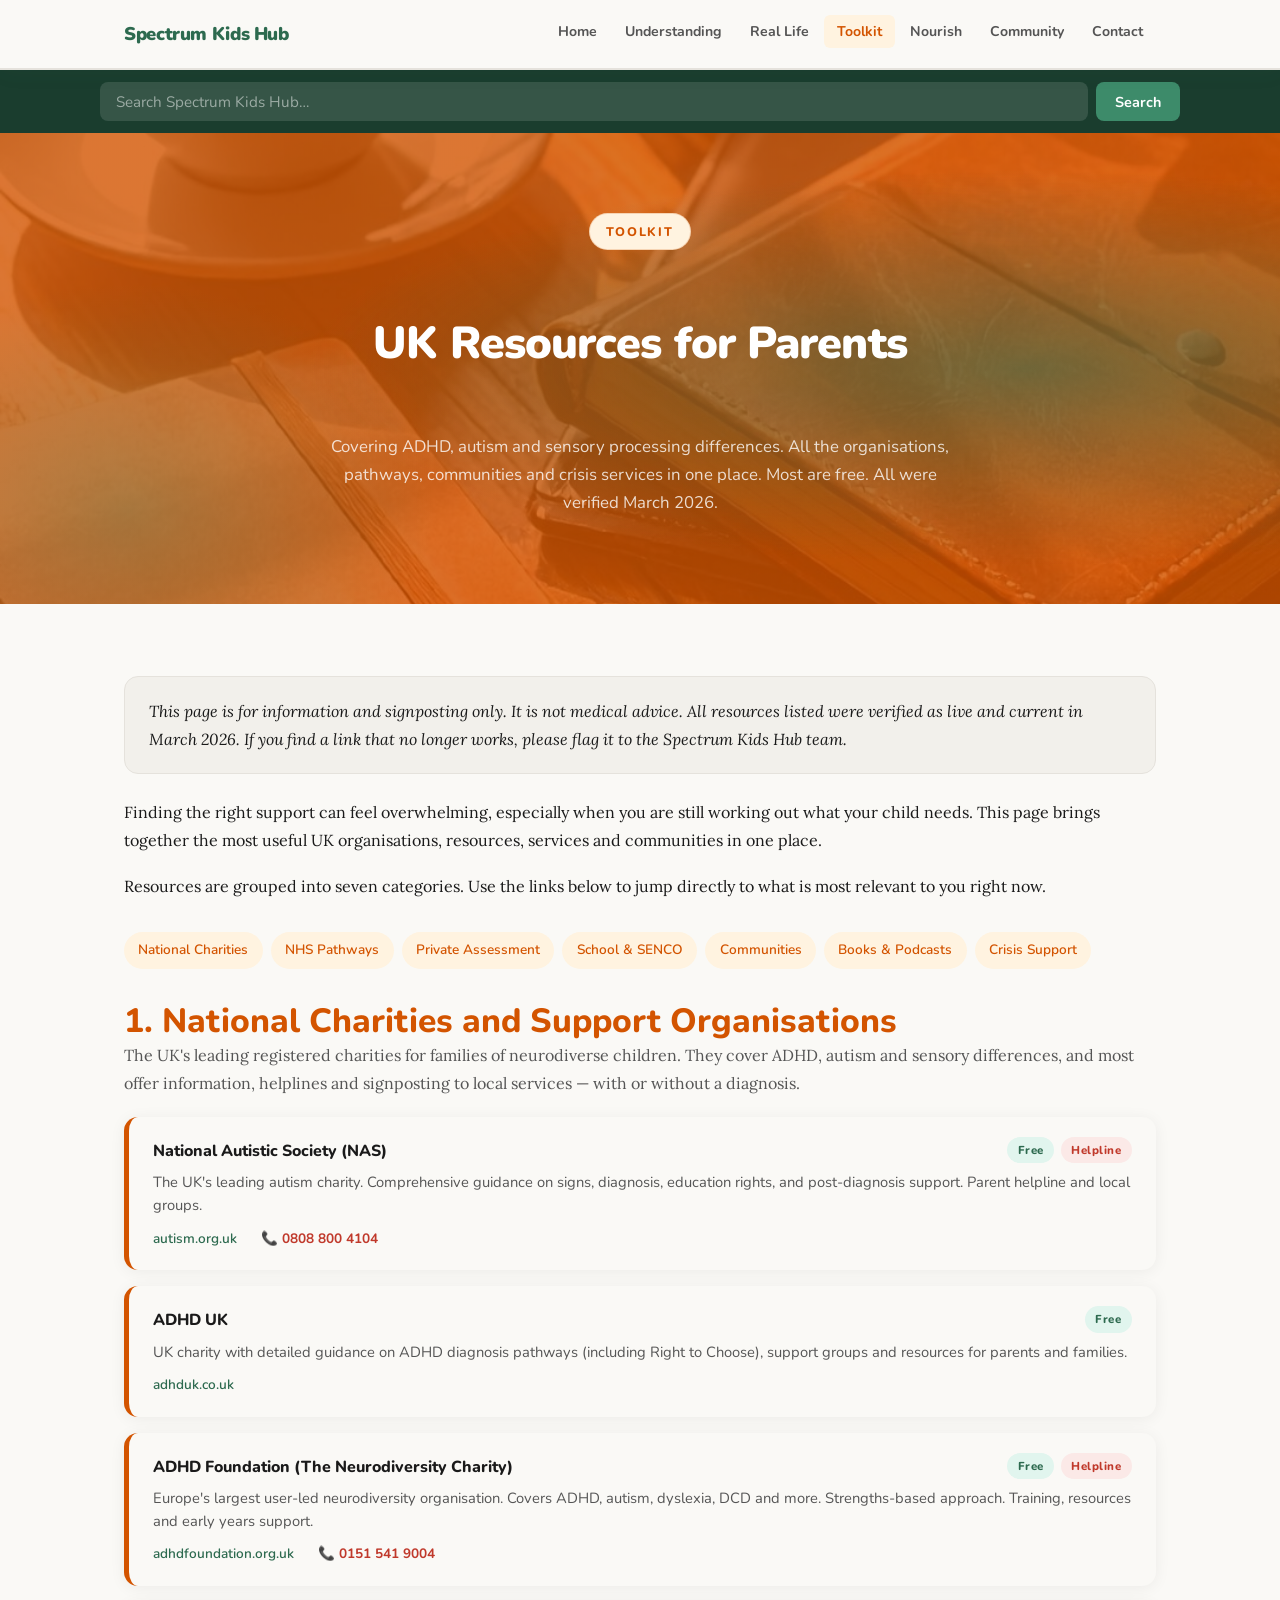
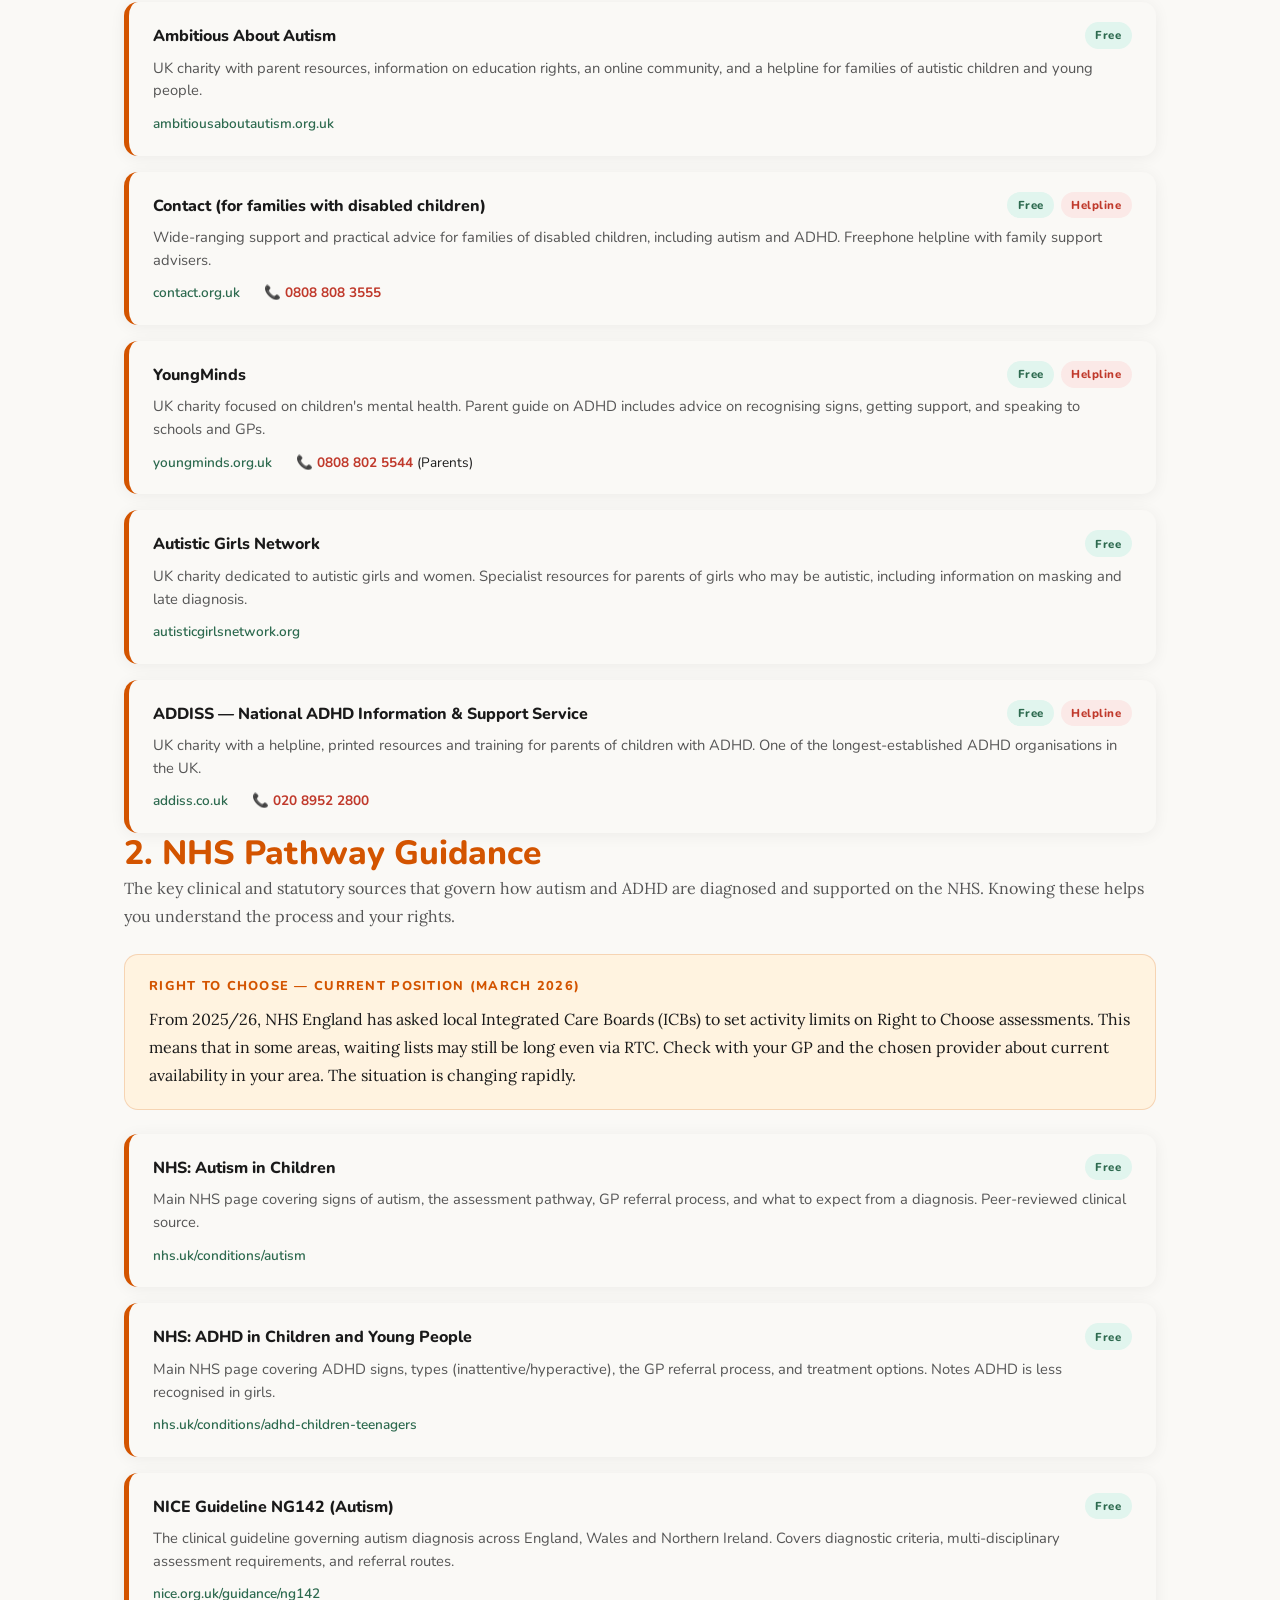
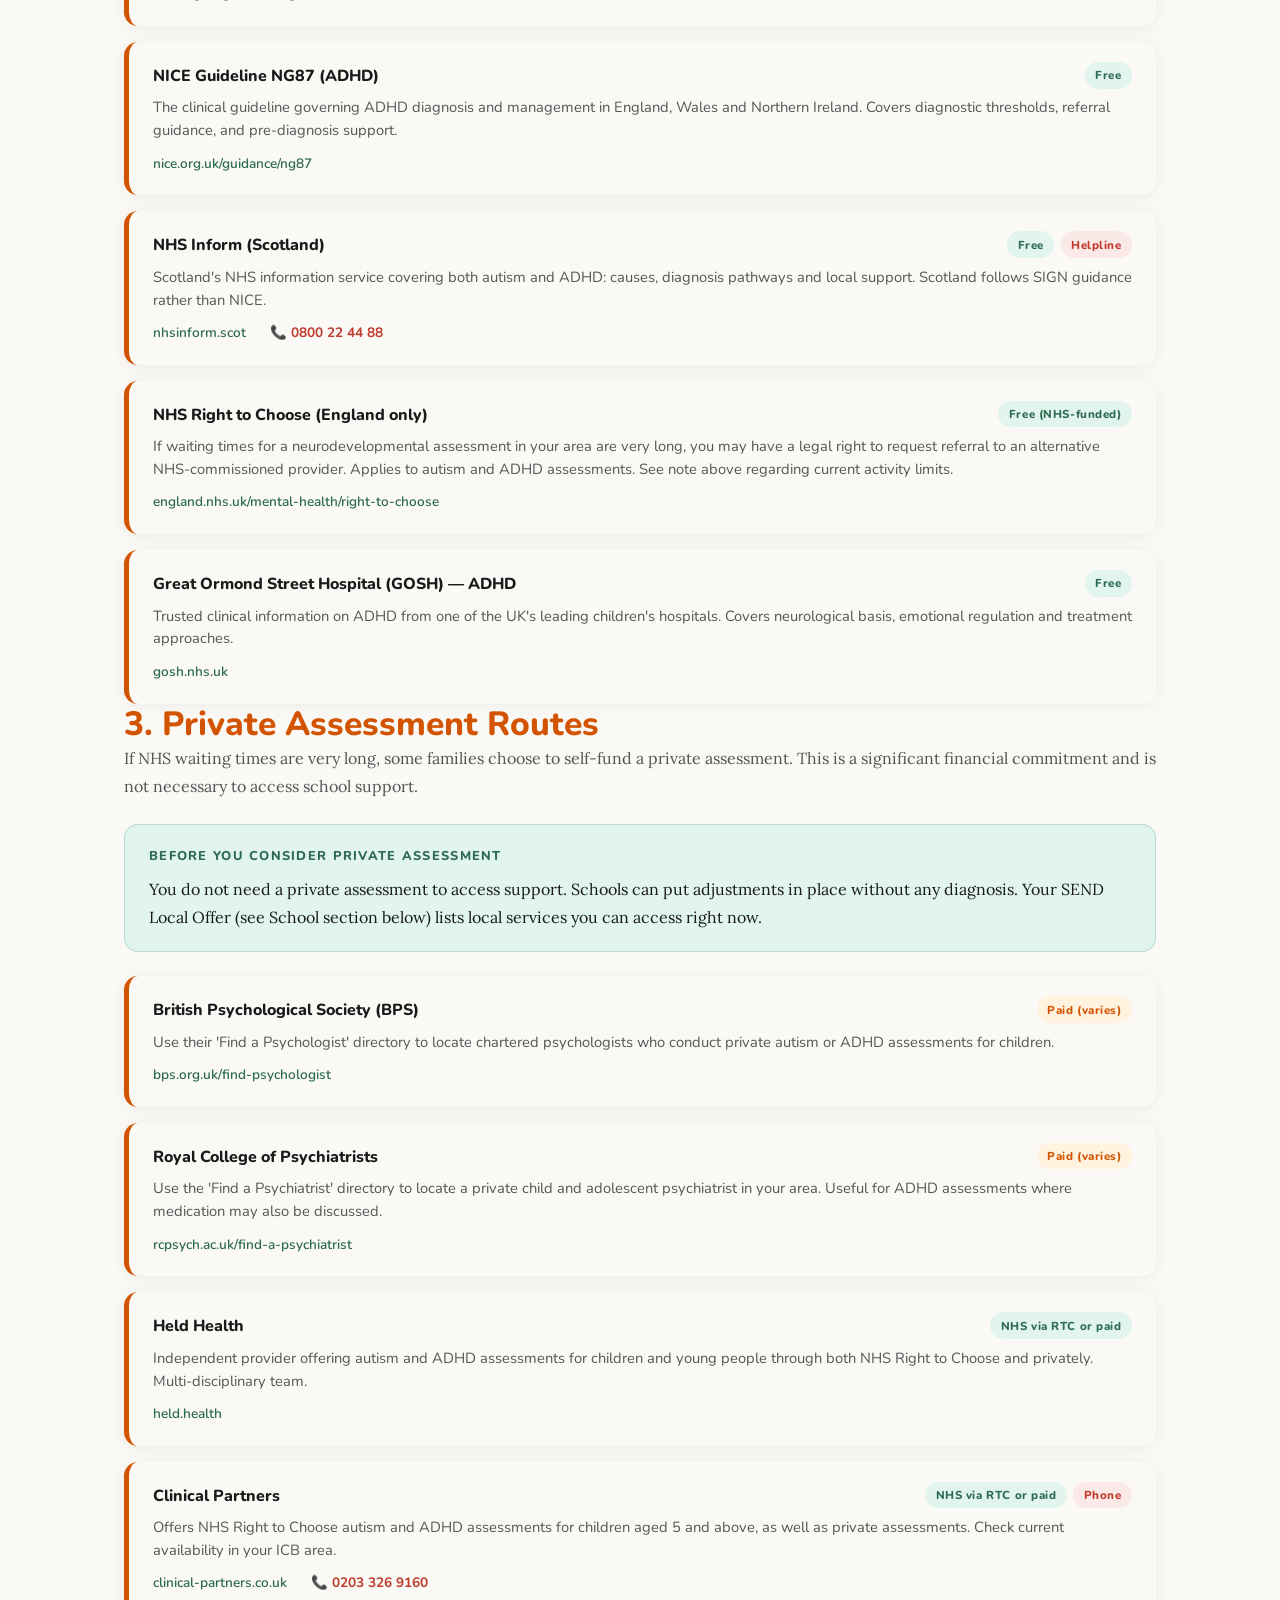
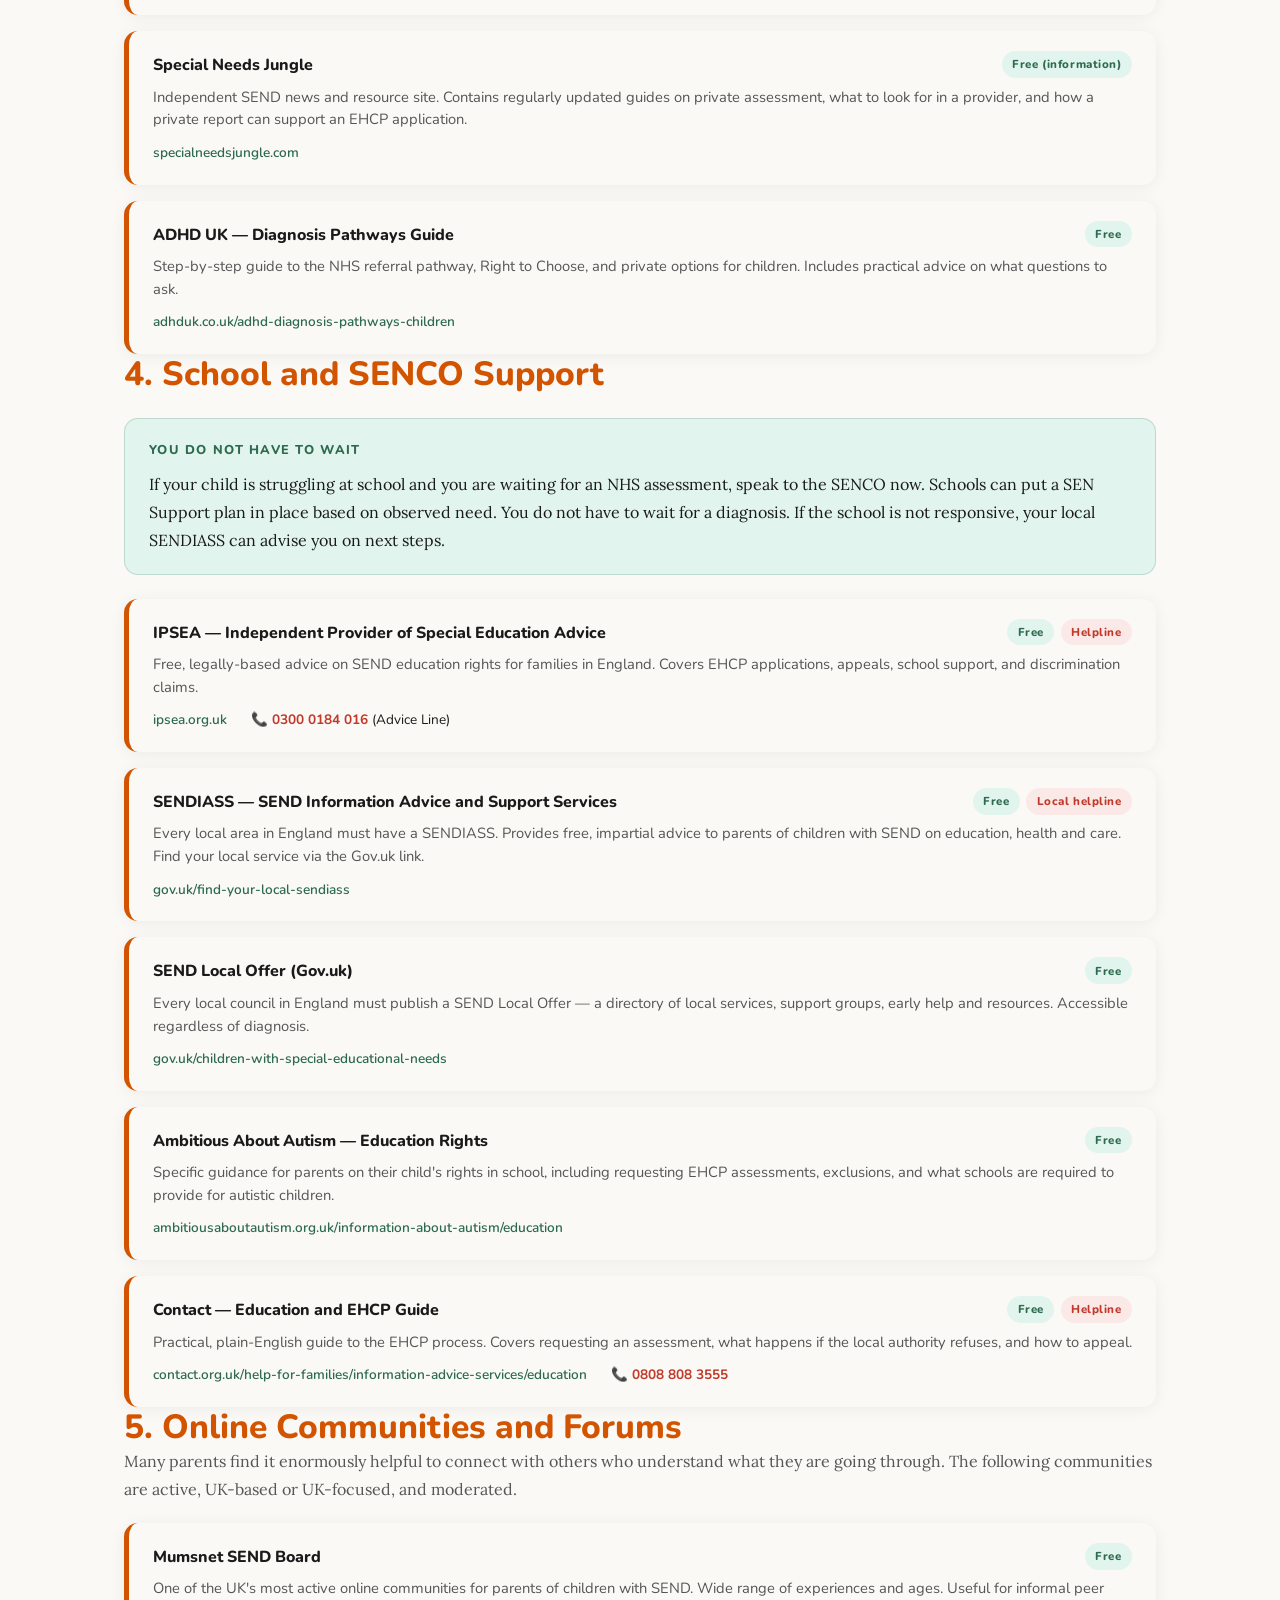
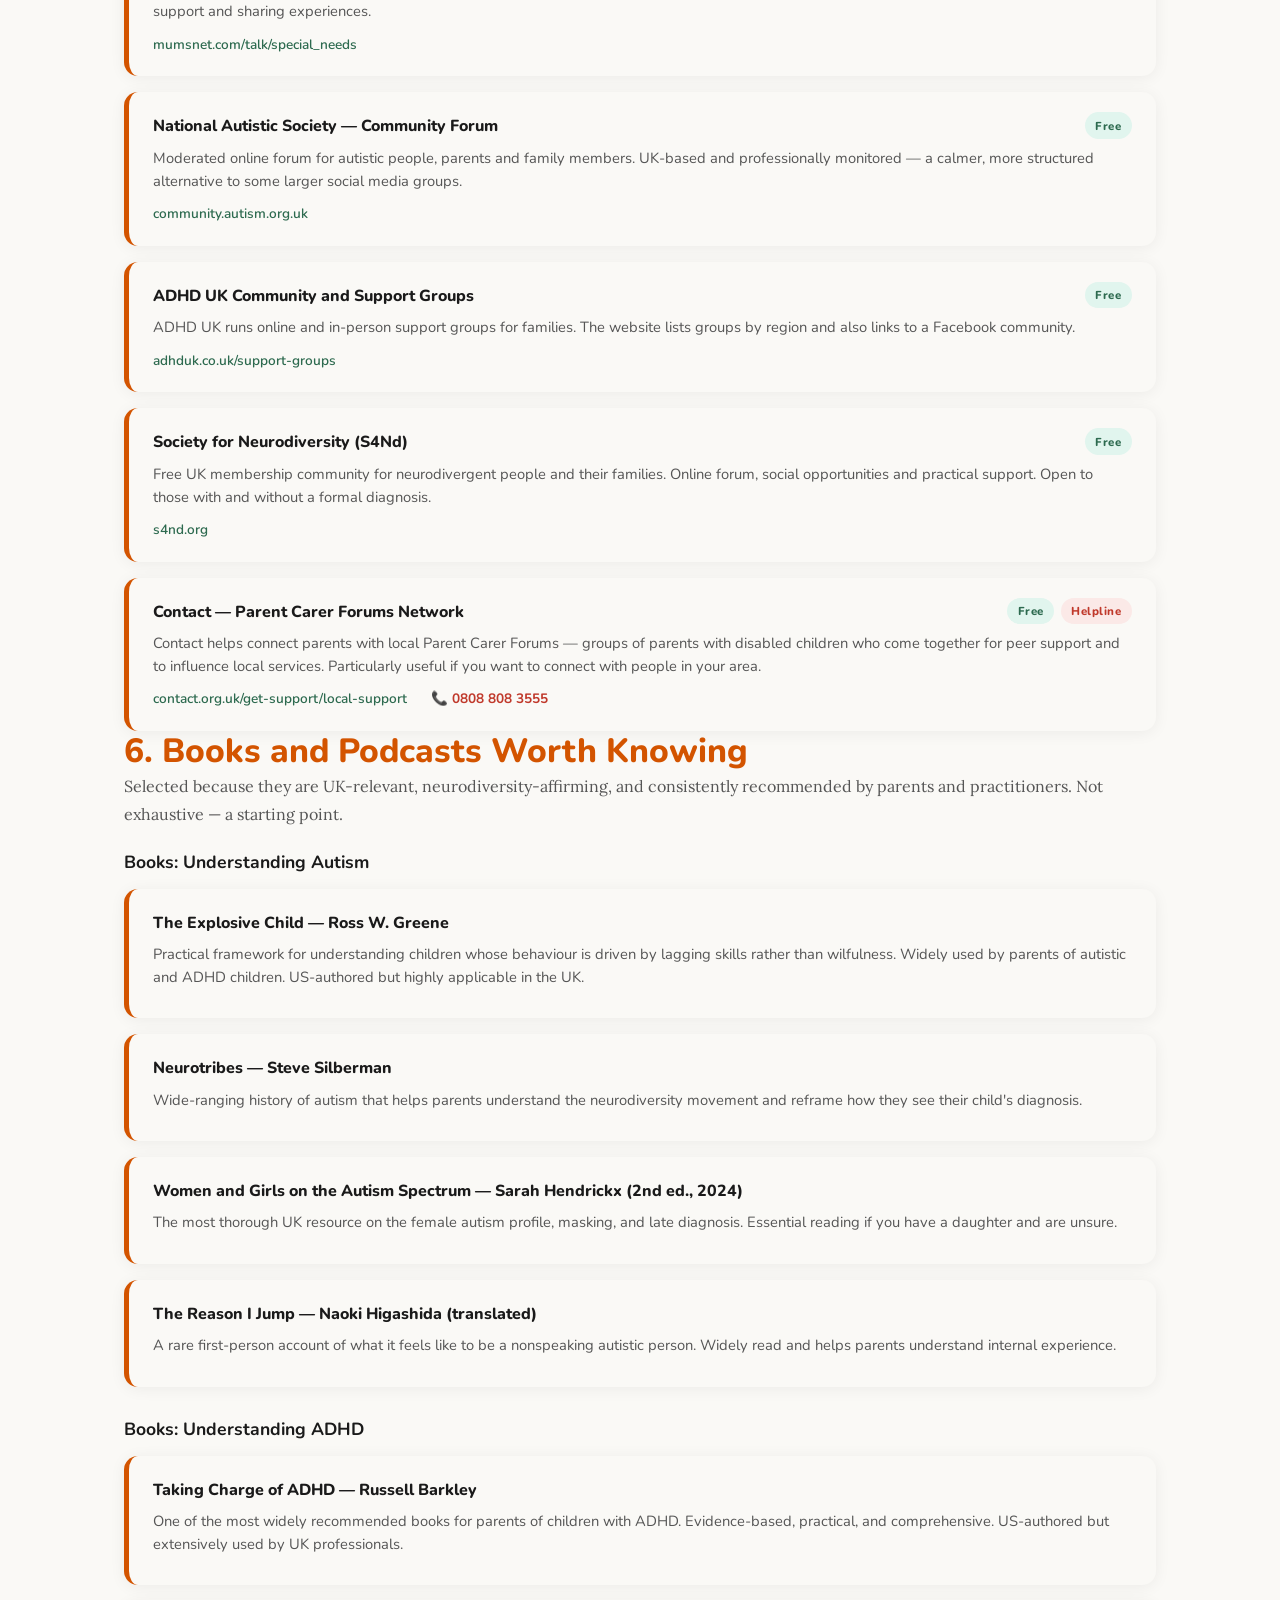
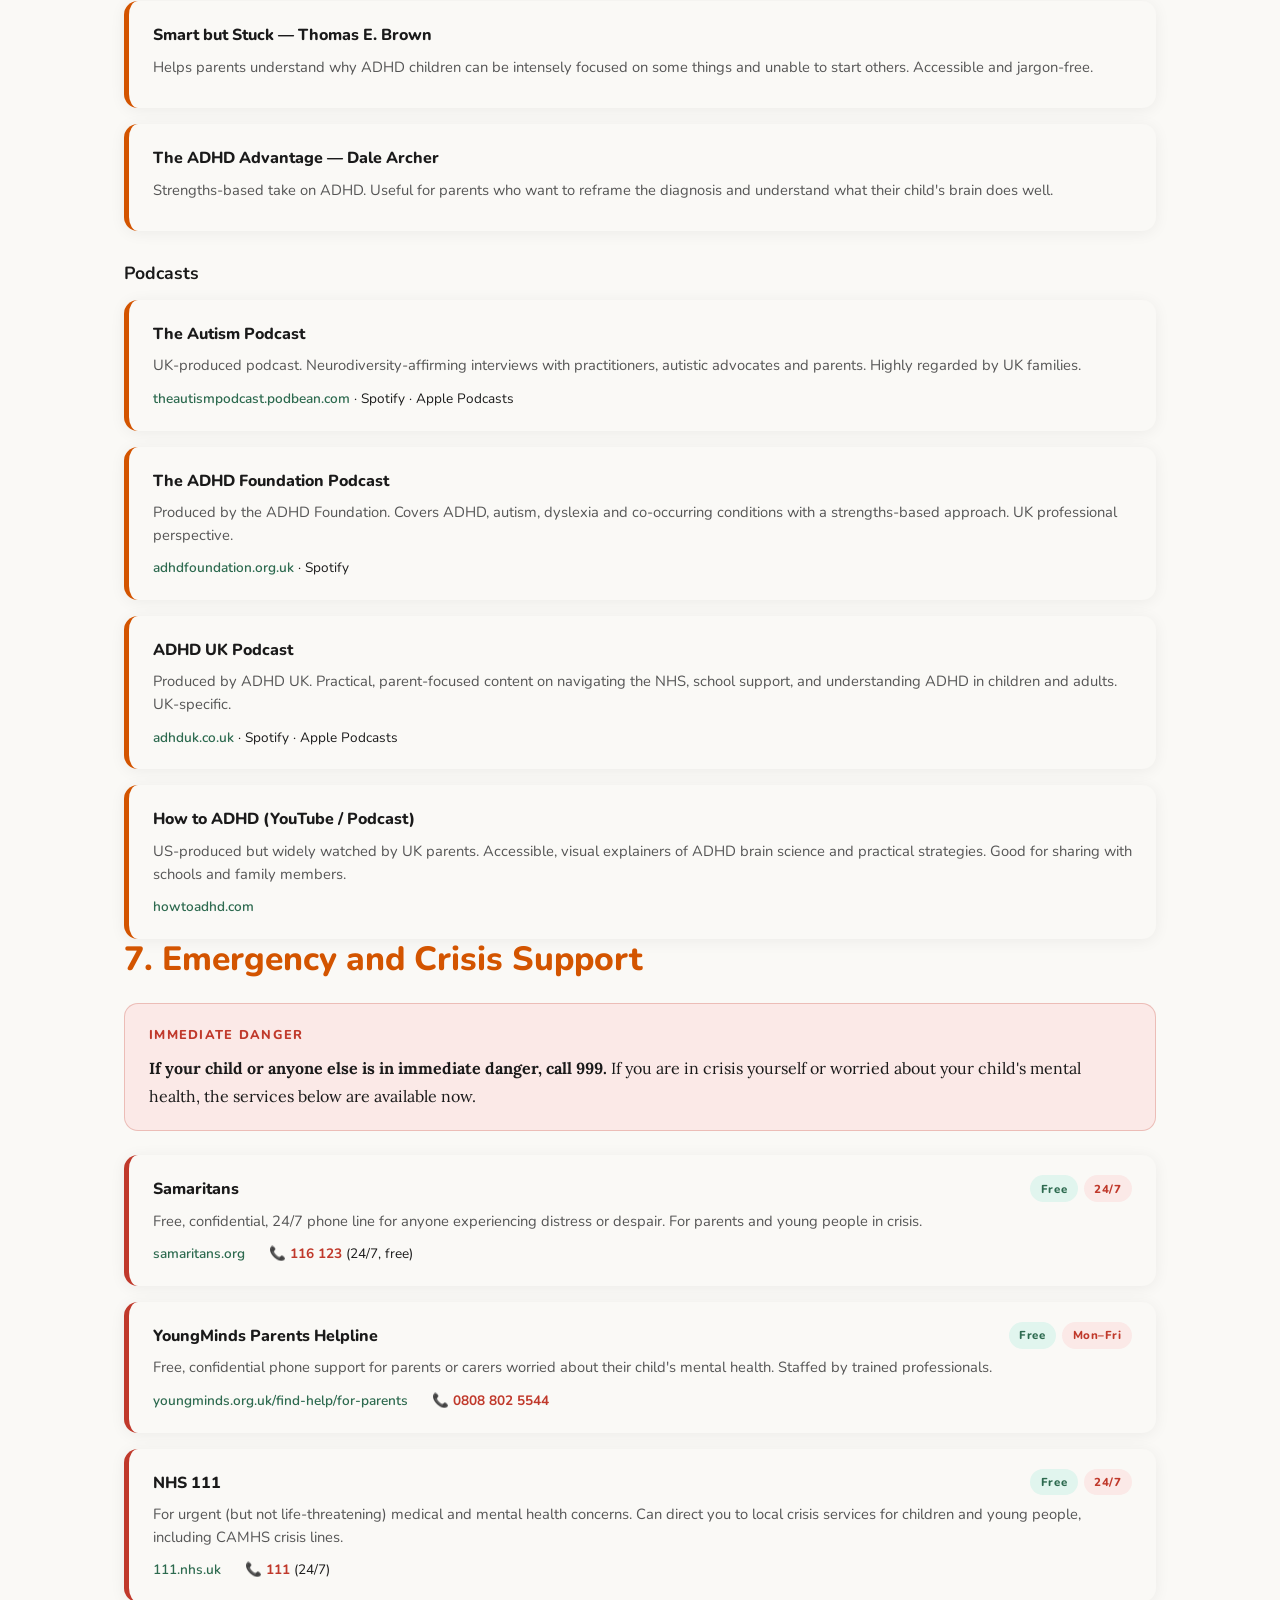
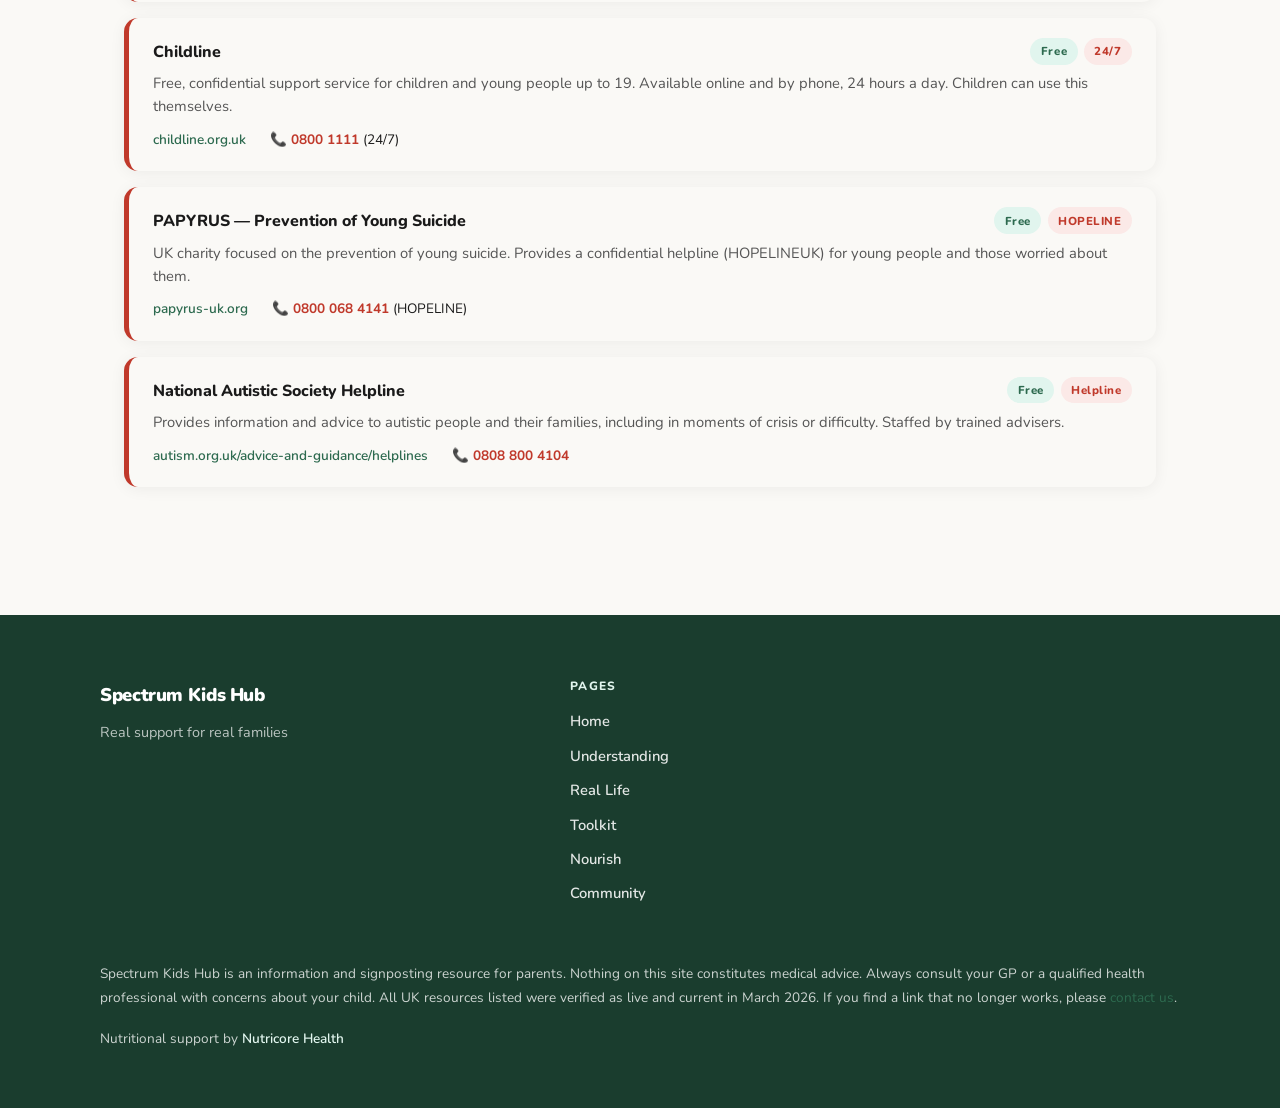
<file: toolkit.html>
<!DOCTYPE html>
<html lang="en">
<head>
  <!-- Google tag (gtag.js) -->
  <script async src="https://www.googletagmanager.com/gtag/js?id=G-D260E7NVCJ"></script>
  <script>
    window.dataLayer = window.dataLayer || [];
    function gtag(){dataLayer.push(arguments);}
    gtag('js', new Date());
    gtag('config', 'G-D260E7NVCJ');
  </script>
  <meta charset="UTF-8">
  <meta name="viewport" content="width=device-width, initial-scale=1.0">
  <title>UK Resources Toolkit — Spectrum Kids Hub</title>
  <meta name="description" content="UK resources for parents of neurodiverse young children. Covering ADHD, autism and sensory processing. Charities, NHS pathways, school support and crisis services.">
  <link rel="stylesheet" href="styles.css">
  <style>
    .resource-item { --toolkit: #D35400; border-left-color: var(--toolkit); }
    .section-jump { display: flex; gap: 0.5rem; flex-wrap: wrap; margin-bottom: 2rem; }
    .section-jump a {
      font-family: var(--font-head);
      font-size: 0.85rem;
      font-weight: 600;
      padding: 0.4rem 0.9rem;
      border-radius: 20px;
      background: var(--toolkit-bg);
      color: var(--toolkit);
      text-decoration: none;
      transition: background 0.15s;
    }
    .section-jump a:hover { background: var(--toolkit); color: #fff; text-decoration: none; }
    .resource-section h2 { color: var(--toolkit); }
  </style>
</head>
<body>

  <!-- Navigation -->
  <nav class="nav" aria-label="Main navigation">
    <div class="nav__inner">
      <a href="index.html" class="nav__logo">Spectrum Kids Hub</a>
      <button class="nav__burger" id="burger" aria-label="Toggle menu" aria-expanded="false">
        <span></span><span></span><span></span>
      </button>
      <ul class="nav__links" id="nav-links">
        <li><a href="index.html">Home</a></li>
        <li><a href="understanding.html">Understanding</a></li>
        <li><a href="reallife.html">Real Life</a></li>
        <li><a href="toolkit.html" class="active-toolkit">Toolkit</a></li>
        <li><a href="nourish.html">Nourish</a></li>
        <li><a href="community.html">Community</a></li>
        <li><a href="mailto:hello@spectrumkidshub.com">Contact</a></li>
      </ul>
    </div>
  </nav>

  <!-- Search Bar -->
  <div class="search-wrap">
    <div class="search-inner">
      <input class="search-input" type="search" id="siteSearch" placeholder="Search Spectrum Kids Hub…" aria-label="Search the site">
      <button class="search-btn" onclick="runSearch()">Search</button>
    </div>
    <div class="search-results" id="searchResults"></div>
  </div>

  <!-- Hero -->
  <section class="hero hero--toolkit">
    <div class="hero__inner">
      <span class="hero__tagline" style="background: var(--toolkit-bg); color: var(--toolkit); border-color: rgba(211,84,0,0.2);">Toolkit</span>
      <h1>UK Resources for Parents</h1>
      <p class="hero__lead">Covering ADHD, autism and sensory processing differences. All the organisations, pathways, communities and crisis services in one place. Most are free. All were verified March 2026.</p>
    </div>
  </section>

  <!-- Main content -->
  <div class="page-content">

    <div class="callout">
      <p><em>This page is for information and signposting only. It is not medical advice. All resources listed were verified as live and current in March 2026. If you find a link that no longer works, please flag it to the Spectrum Kids Hub team.</em></p>
    </div>

    <div class="intro-text" style="margin-bottom: 2rem;">
      <p>Finding the right support can feel overwhelming, especially when you are still working out what your child needs. This page brings together the most useful UK organisations, resources, services and communities in one place.</p>
      <p>Resources are grouped into seven categories. Use the links below to jump directly to what is most relevant to you right now.</p>
    </div>

    <!-- Jump links -->
    <div class="section-jump">
      <a href="#charities">National Charities</a>
      <a href="#nhs">NHS Pathways</a>
      <a href="#private">Private Assessment</a>
      <a href="#school">School &amp; SENCO</a>
      <a href="#communities">Communities</a>
      <a href="#books">Books &amp; Podcasts</a>
      <a href="#crisis">Crisis Support</a>
    </div>

    <!-- 1: National Charities -->
    <div class="resource-section" id="charities">
      <h2>1. National Charities and Support Organisations</h2>
      <p class="text-muted" style="margin-bottom: 1.25rem;">The UK's leading registered charities for families of neurodiverse children. They cover ADHD, autism and sensory differences, and most offer information, helplines and signposting to local services — with or without a diagnosis.</p>
      <div class="resource-list">

        <div class="resource-item">
          <div class="resource-item__top">
            <span class="resource-item__name">National Autistic Society (NAS)</span>
            <div class="resource-item__badges"><span class="badge badge--free">Free</span><span class="badge badge--helpline">Helpline</span></div>
          </div>
          <p class="resource-item__desc">The UK's leading autism charity. Comprehensive guidance on signs, diagnosis, education rights, and post-diagnosis support. Parent helpline and local groups.</p>
          <div class="resource-item__meta">
            <span class="resource-item__url"><a href="https://autism.org.uk" target="_blank" rel="noopener">autism.org.uk</a></span>
            <span class="resource-item__phone">📞 <strong>0808 800 4104</strong></span>
          </div>
        </div>

        <div class="resource-item">
          <div class="resource-item__top">
            <span class="resource-item__name">ADHD UK</span>
            <span class="badge badge--free">Free</span>
          </div>
          <p class="resource-item__desc">UK charity with detailed guidance on ADHD diagnosis pathways (including Right to Choose), support groups and resources for parents and families.</p>
          <div class="resource-item__meta">
            <span class="resource-item__url"><a href="https://adhduk.co.uk" target="_blank" rel="noopener">adhduk.co.uk</a></span>
          </div>
        </div>

        <div class="resource-item">
          <div class="resource-item__top">
            <span class="resource-item__name">ADHD Foundation (The Neurodiversity Charity)</span>
            <div class="resource-item__badges"><span class="badge badge--free">Free</span><span class="badge badge--helpline">Helpline</span></div>
          </div>
          <p class="resource-item__desc">Europe's largest user-led neurodiversity organisation. Covers ADHD, autism, dyslexia, DCD and more. Strengths-based approach. Training, resources and early years support.</p>
          <div class="resource-item__meta">
            <span class="resource-item__url"><a href="https://adhdfoundation.org.uk" target="_blank" rel="noopener">adhdfoundation.org.uk</a></span>
            <span class="resource-item__phone">📞 <strong>0151 541 9004</strong></span>
          </div>
        </div>

        <div class="resource-item">
          <div class="resource-item__top">
            <span class="resource-item__name">Ambitious About Autism</span>
            <span class="badge badge--free">Free</span>
          </div>
          <p class="resource-item__desc">UK charity with parent resources, information on education rights, an online community, and a helpline for families of autistic children and young people.</p>
          <div class="resource-item__meta">
            <span class="resource-item__url"><a href="https://ambitiousaboutautism.org.uk" target="_blank" rel="noopener">ambitiousaboutautism.org.uk</a></span>
          </div>
        </div>

        <div class="resource-item">
          <div class="resource-item__top">
            <span class="resource-item__name">Contact (for families with disabled children)</span>
            <div class="resource-item__badges"><span class="badge badge--free">Free</span><span class="badge badge--helpline">Helpline</span></div>
          </div>
          <p class="resource-item__desc">Wide-ranging support and practical advice for families of disabled children, including autism and ADHD. Freephone helpline with family support advisers.</p>
          <div class="resource-item__meta">
            <span class="resource-item__url"><a href="https://contact.org.uk" target="_blank" rel="noopener">contact.org.uk</a></span>
            <span class="resource-item__phone">📞 <strong>0808 808 3555</strong></span>
          </div>
        </div>

        <div class="resource-item">
          <div class="resource-item__top">
            <span class="resource-item__name">YoungMinds</span>
            <div class="resource-item__badges"><span class="badge badge--free">Free</span><span class="badge badge--helpline">Helpline</span></div>
          </div>
          <p class="resource-item__desc">UK charity focused on children's mental health. Parent guide on ADHD includes advice on recognising signs, getting support, and speaking to schools and GPs.</p>
          <div class="resource-item__meta">
            <span class="resource-item__url"><a href="https://youngminds.org.uk" target="_blank" rel="noopener">youngminds.org.uk</a></span>
            <span class="resource-item__phone">📞 <strong>0808 802 5544</strong> (Parents)</span>
          </div>
        </div>

        <div class="resource-item">
          <div class="resource-item__top">
            <span class="resource-item__name">Autistic Girls Network</span>
            <span class="badge badge--free">Free</span>
          </div>
          <p class="resource-item__desc">UK charity dedicated to autistic girls and women. Specialist resources for parents of girls who may be autistic, including information on masking and late diagnosis.</p>
          <div class="resource-item__meta">
            <span class="resource-item__url"><a href="https://autisticgirlsnetwork.org" target="_blank" rel="noopener">autisticgirlsnetwork.org</a></span>
          </div>
        </div>

        <div class="resource-item">
          <div class="resource-item__top">
            <span class="resource-item__name">ADDISS — National ADHD Information &amp; Support Service</span>
            <div class="resource-item__badges"><span class="badge badge--free">Free</span><span class="badge badge--helpline">Helpline</span></div>
          </div>
          <p class="resource-item__desc">UK charity with a helpline, printed resources and training for parents of children with ADHD. One of the longest-established ADHD organisations in the UK.</p>
          <div class="resource-item__meta">
            <span class="resource-item__url"><a href="https://addiss.co.uk" target="_blank" rel="noopener">addiss.co.uk</a></span>
            <span class="resource-item__phone">📞 <strong>020 8952 2800</strong></span>
          </div>
        </div>

      </div>
    </div>

    <!-- 2: NHS Pathway -->
    <div class="resource-section" id="nhs">
      <h2>2. NHS Pathway Guidance</h2>
      <p class="text-muted" style="margin-bottom: 1.25rem;">The key clinical and statutory sources that govern how autism and ADHD are diagnosed and supported on the NHS. Knowing these helps you understand the process and your rights.</p>

      <div class="callout callout--note">
        <div class="callout__title">Right to Choose — current position (March 2026)</div>
        <p>From 2025/26, NHS England has asked local Integrated Care Boards (ICBs) to set activity limits on Right to Choose assessments. This means that in some areas, waiting lists may still be long even via RTC. Check with your GP and the chosen provider about current availability in your area. The situation is changing rapidly.</p>
      </div>

      <div class="resource-list">

        <div class="resource-item">
          <div class="resource-item__top">
            <span class="resource-item__name">NHS: Autism in Children</span>
            <span class="badge badge--free">Free</span>
          </div>
          <p class="resource-item__desc">Main NHS page covering signs of autism, the assessment pathway, GP referral process, and what to expect from a diagnosis. Peer-reviewed clinical source.</p>
          <div class="resource-item__meta">
            <span class="resource-item__url"><a href="https://www.nhs.uk/conditions/autism" target="_blank" rel="noopener">nhs.uk/conditions/autism</a></span>
          </div>
        </div>

        <div class="resource-item">
          <div class="resource-item__top">
            <span class="resource-item__name">NHS: ADHD in Children and Young People</span>
            <span class="badge badge--free">Free</span>
          </div>
          <p class="resource-item__desc">Main NHS page covering ADHD signs, types (inattentive/hyperactive), the GP referral process, and treatment options. Notes ADHD is less recognised in girls.</p>
          <div class="resource-item__meta">
            <span class="resource-item__url"><a href="https://www.nhs.uk/conditions/adhd-children-teenagers" target="_blank" rel="noopener">nhs.uk/conditions/adhd-children-teenagers</a></span>
          </div>
        </div>

        <div class="resource-item">
          <div class="resource-item__top">
            <span class="resource-item__name">NICE Guideline NG142 (Autism)</span>
            <span class="badge badge--free">Free</span>
          </div>
          <p class="resource-item__desc">The clinical guideline governing autism diagnosis across England, Wales and Northern Ireland. Covers diagnostic criteria, multi-disciplinary assessment requirements, and referral routes.</p>
          <div class="resource-item__meta">
            <span class="resource-item__url"><a href="https://nice.org.uk/guidance/ng142" target="_blank" rel="noopener">nice.org.uk/guidance/ng142</a></span>
          </div>
        </div>

        <div class="resource-item">
          <div class="resource-item__top">
            <span class="resource-item__name">NICE Guideline NG87 (ADHD)</span>
            <span class="badge badge--free">Free</span>
          </div>
          <p class="resource-item__desc">The clinical guideline governing ADHD diagnosis and management in England, Wales and Northern Ireland. Covers diagnostic thresholds, referral guidance, and pre-diagnosis support.</p>
          <div class="resource-item__meta">
            <span class="resource-item__url"><a href="https://nice.org.uk/guidance/ng87" target="_blank" rel="noopener">nice.org.uk/guidance/ng87</a></span>
          </div>
        </div>

        <div class="resource-item">
          <div class="resource-item__top">
            <span class="resource-item__name">NHS Inform (Scotland)</span>
            <div class="resource-item__badges"><span class="badge badge--free">Free</span><span class="badge badge--helpline">Helpline</span></div>
          </div>
          <p class="resource-item__desc">Scotland's NHS information service covering both autism and ADHD: causes, diagnosis pathways and local support. Scotland follows SIGN guidance rather than NICE.</p>
          <div class="resource-item__meta">
            <span class="resource-item__url"><a href="https://nhsinform.scot" target="_blank" rel="noopener">nhsinform.scot</a></span>
            <span class="resource-item__phone">📞 <strong>0800 22 44 88</strong></span>
          </div>
        </div>

        <div class="resource-item">
          <div class="resource-item__top">
            <span class="resource-item__name">NHS Right to Choose (England only)</span>
            <span class="badge badge--free">Free (NHS-funded)</span>
          </div>
          <p class="resource-item__desc">If waiting times for a neurodevelopmental assessment in your area are very long, you may have a legal right to request referral to an alternative NHS-commissioned provider. Applies to autism and ADHD assessments. See note above regarding current activity limits.</p>
          <div class="resource-item__meta">
            <span class="resource-item__url"><a href="https://england.nhs.uk/mental-health/right-to-choose" target="_blank" rel="noopener">england.nhs.uk/mental-health/right-to-choose</a></span>
          </div>
        </div>

        <div class="resource-item">
          <div class="resource-item__top">
            <span class="resource-item__name">Great Ormond Street Hospital (GOSH) — ADHD</span>
            <span class="badge badge--free">Free</span>
          </div>
          <p class="resource-item__desc">Trusted clinical information on ADHD from one of the UK's leading children's hospitals. Covers neurological basis, emotional regulation and treatment approaches.</p>
          <div class="resource-item__meta">
            <span class="resource-item__url"><a href="https://gosh.nhs.uk" target="_blank" rel="noopener">gosh.nhs.uk</a></span>
          </div>
        </div>

      </div>
    </div>

    <!-- 3: Private Assessment -->
    <div class="resource-section" id="private">
      <h2>3. Private Assessment Routes</h2>
      <p class="text-muted" style="margin-bottom: 1.25rem;">If NHS waiting times are very long, some families choose to self-fund a private assessment. This is a significant financial commitment and is not necessary to access school support.</p>

      <div class="callout callout--important">
        <div class="callout__title">Before you consider private assessment</div>
        <p>You do not need a private assessment to access support. Schools can put adjustments in place without any diagnosis. Your SEND Local Offer (see School section below) lists local services you can access right now.</p>
      </div>

      <div class="resource-list">

        <div class="resource-item">
          <div class="resource-item__top">
            <span class="resource-item__name">British Psychological Society (BPS)</span>
            <span class="badge badge--paid">Paid (varies)</span>
          </div>
          <p class="resource-item__desc">Use their 'Find a Psychologist' directory to locate chartered psychologists who conduct private autism or ADHD assessments for children.</p>
          <div class="resource-item__meta">
            <span class="resource-item__url"><a href="https://bps.org.uk/find-psychologist" target="_blank" rel="noopener">bps.org.uk/find-psychologist</a></span>
          </div>
        </div>

        <div class="resource-item">
          <div class="resource-item__top">
            <span class="resource-item__name">Royal College of Psychiatrists</span>
            <span class="badge badge--paid">Paid (varies)</span>
          </div>
          <p class="resource-item__desc">Use the 'Find a Psychiatrist' directory to locate a private child and adolescent psychiatrist in your area. Useful for ADHD assessments where medication may also be discussed.</p>
          <div class="resource-item__meta">
            <span class="resource-item__url"><a href="https://rcpsych.ac.uk/find-a-psychiatrist" target="_blank" rel="noopener">rcpsych.ac.uk/find-a-psychiatrist</a></span>
          </div>
        </div>

        <div class="resource-item">
          <div class="resource-item__top">
            <span class="resource-item__name">Held Health</span>
            <span class="badge badge--free">NHS via RTC or paid</span>
          </div>
          <p class="resource-item__desc">Independent provider offering autism and ADHD assessments for children and young people through both NHS Right to Choose and privately. Multi-disciplinary team.</p>
          <div class="resource-item__meta">
            <span class="resource-item__url"><a href="https://held.health" target="_blank" rel="noopener">held.health</a></span>
          </div>
        </div>

        <div class="resource-item">
          <div class="resource-item__top">
            <span class="resource-item__name">Clinical Partners</span>
            <div class="resource-item__badges"><span class="badge badge--free">NHS via RTC or paid</span><span class="badge badge--helpline">Phone</span></div>
          </div>
          <p class="resource-item__desc">Offers NHS Right to Choose autism and ADHD assessments for children aged 5 and above, as well as private assessments. Check current availability in your ICB area.</p>
          <div class="resource-item__meta">
            <span class="resource-item__url"><a href="https://clinical-partners.co.uk" target="_blank" rel="noopener">clinical-partners.co.uk</a></span>
            <span class="resource-item__phone">📞 <strong>0203 326 9160</strong></span>
          </div>
        </div>

        <div class="resource-item">
          <div class="resource-item__top">
            <span class="resource-item__name">Special Needs Jungle</span>
            <span class="badge badge--free">Free (information)</span>
          </div>
          <p class="resource-item__desc">Independent SEND news and resource site. Contains regularly updated guides on private assessment, what to look for in a provider, and how a private report can support an EHCP application.</p>
          <div class="resource-item__meta">
            <span class="resource-item__url"><a href="https://specialneedsjungle.com" target="_blank" rel="noopener">specialneedsjungle.com</a></span>
          </div>
        </div>

        <div class="resource-item">
          <div class="resource-item__top">
            <span class="resource-item__name">ADHD UK — Diagnosis Pathways Guide</span>
            <span class="badge badge--free">Free</span>
          </div>
          <p class="resource-item__desc">Step-by-step guide to the NHS referral pathway, Right to Choose, and private options for children. Includes practical advice on what questions to ask.</p>
          <div class="resource-item__meta">
            <span class="resource-item__url"><a href="https://adhduk.co.uk/adhd-diagnosis-pathways-children" target="_blank" rel="noopener">adhduk.co.uk/adhd-diagnosis-pathways-children</a></span>
          </div>
        </div>

      </div>
    </div>

    <!-- 4: School & SENCO -->
    <div class="resource-section" id="school">
      <h2>4. School and SENCO Support</h2>

      <div class="callout callout--important">
        <div class="callout__title">You do not have to wait</div>
        <p>If your child is struggling at school and you are waiting for an NHS assessment, speak to the SENCO now. Schools can put a SEN Support plan in place based on observed need. You do not have to wait for a diagnosis. If the school is not responsive, your local SENDIASS can advise you on next steps.</p>
      </div>

      <div class="resource-list">

        <div class="resource-item">
          <div class="resource-item__top">
            <span class="resource-item__name">IPSEA — Independent Provider of Special Education Advice</span>
            <div class="resource-item__badges"><span class="badge badge--free">Free</span><span class="badge badge--helpline">Helpline</span></div>
          </div>
          <p class="resource-item__desc">Free, legally-based advice on SEND education rights for families in England. Covers EHCP applications, appeals, school support, and discrimination claims.</p>
          <div class="resource-item__meta">
            <span class="resource-item__url"><a href="https://ipsea.org.uk" target="_blank" rel="noopener">ipsea.org.uk</a></span>
            <span class="resource-item__phone">📞 <strong>0300 0184 016</strong> (Advice Line)</span>
          </div>
        </div>

        <div class="resource-item">
          <div class="resource-item__top">
            <span class="resource-item__name">SENDIASS — SEND Information Advice and Support Services</span>
            <div class="resource-item__badges"><span class="badge badge--free">Free</span><span class="badge badge--helpline">Local helpline</span></div>
          </div>
          <p class="resource-item__desc">Every local area in England must have a SENDIASS. Provides free, impartial advice to parents of children with SEND on education, health and care. Find your local service via the Gov.uk link.</p>
          <div class="resource-item__meta">
            <span class="resource-item__url"><a href="https://gov.uk/find-your-local-sendiass" target="_blank" rel="noopener">gov.uk/find-your-local-sendiass</a></span>
          </div>
        </div>

        <div class="resource-item">
          <div class="resource-item__top">
            <span class="resource-item__name">SEND Local Offer (Gov.uk)</span>
            <span class="badge badge--free">Free</span>
          </div>
          <p class="resource-item__desc">Every local council in England must publish a SEND Local Offer — a directory of local services, support groups, early help and resources. Accessible regardless of diagnosis.</p>
          <div class="resource-item__meta">
            <span class="resource-item__url"><a href="https://gov.uk/children-with-special-educational-needs" target="_blank" rel="noopener">gov.uk/children-with-special-educational-needs</a></span>
          </div>
        </div>

        <div class="resource-item">
          <div class="resource-item__top">
            <span class="resource-item__name">Ambitious About Autism — Education Rights</span>
            <span class="badge badge--free">Free</span>
          </div>
          <p class="resource-item__desc">Specific guidance for parents on their child's rights in school, including requesting EHCP assessments, exclusions, and what schools are required to provide for autistic children.</p>
          <div class="resource-item__meta">
            <span class="resource-item__url"><a href="https://ambitiousaboutautism.org.uk/information-about-autism/education" target="_blank" rel="noopener">ambitiousaboutautism.org.uk/information-about-autism/education</a></span>
          </div>
        </div>

        <div class="resource-item">
          <div class="resource-item__top">
            <span class="resource-item__name">Contact — Education and EHCP Guide</span>
            <div class="resource-item__badges"><span class="badge badge--free">Free</span><span class="badge badge--helpline">Helpline</span></div>
          </div>
          <p class="resource-item__desc">Practical, plain-English guide to the EHCP process. Covers requesting an assessment, what happens if the local authority refuses, and how to appeal.</p>
          <div class="resource-item__meta">
            <span class="resource-item__url"><a href="https://contact.org.uk/help-for-families/information-advice-services/education" target="_blank" rel="noopener">contact.org.uk/help-for-families/information-advice-services/education</a></span>
            <span class="resource-item__phone">📞 <strong>0808 808 3555</strong></span>
          </div>
        </div>

      </div>
    </div>

    <!-- 5: Communities -->
    <div class="resource-section" id="communities">
      <h2>5. Online Communities and Forums</h2>
      <p class="text-muted" style="margin-bottom: 1.25rem;">Many parents find it enormously helpful to connect with others who understand what they are going through. The following communities are active, UK-based or UK-focused, and moderated.</p>
      <div class="resource-list">

        <div class="resource-item">
          <div class="resource-item__top">
            <span class="resource-item__name">Mumsnet SEND Board</span>
            <span class="badge badge--free">Free</span>
          </div>
          <p class="resource-item__desc">One of the UK's most active online communities for parents of children with SEND. Wide range of experiences and ages. Useful for informal peer support and sharing experiences.</p>
          <div class="resource-item__meta">
            <span class="resource-item__url"><a href="https://mumsnet.com/talk/special_needs" target="_blank" rel="noopener">mumsnet.com/talk/special_needs</a></span>
          </div>
        </div>

        <div class="resource-item">
          <div class="resource-item__top">
            <span class="resource-item__name">National Autistic Society — Community Forum</span>
            <span class="badge badge--free">Free</span>
          </div>
          <p class="resource-item__desc">Moderated online forum for autistic people, parents and family members. UK-based and professionally monitored — a calmer, more structured alternative to some larger social media groups.</p>
          <div class="resource-item__meta">
            <span class="resource-item__url"><a href="https://community.autism.org.uk" target="_blank" rel="noopener">community.autism.org.uk</a></span>
          </div>
        </div>

        <div class="resource-item">
          <div class="resource-item__top">
            <span class="resource-item__name">ADHD UK Community and Support Groups</span>
            <span class="badge badge--free">Free</span>
          </div>
          <p class="resource-item__desc">ADHD UK runs online and in-person support groups for families. The website lists groups by region and also links to a Facebook community.</p>
          <div class="resource-item__meta">
            <span class="resource-item__url"><a href="https://adhduk.co.uk/support-groups" target="_blank" rel="noopener">adhduk.co.uk/support-groups</a></span>
          </div>
        </div>

        <div class="resource-item">
          <div class="resource-item__top">
            <span class="resource-item__name">Society for Neurodiversity (S4Nd)</span>
            <span class="badge badge--free">Free</span>
          </div>
          <p class="resource-item__desc">Free UK membership community for neurodivergent people and their families. Online forum, social opportunities and practical support. Open to those with and without a formal diagnosis.</p>
          <div class="resource-item__meta">
            <span class="resource-item__url"><a href="https://s4nd.org" target="_blank" rel="noopener">s4nd.org</a></span>
          </div>
        </div>

        <div class="resource-item">
          <div class="resource-item__top">
            <span class="resource-item__name">Contact — Parent Carer Forums Network</span>
            <div class="resource-item__badges"><span class="badge badge--free">Free</span><span class="badge badge--helpline">Helpline</span></div>
          </div>
          <p class="resource-item__desc">Contact helps connect parents with local Parent Carer Forums — groups of parents with disabled children who come together for peer support and to influence local services. Particularly useful if you want to connect with people in your area.</p>
          <div class="resource-item__meta">
            <span class="resource-item__url"><a href="https://contact.org.uk/get-support/local-support" target="_blank" rel="noopener">contact.org.uk/get-support/local-support</a></span>
            <span class="resource-item__phone">📞 <strong>0808 808 3555</strong></span>
          </div>
        </div>

      </div>
    </div>

    <!-- 6: Books & Podcasts -->
    <div class="resource-section" id="books">
      <h2>6. Books and Podcasts Worth Knowing</h2>
      <p class="text-muted" style="margin-bottom: 1.5rem;">Selected because they are UK-relevant, neurodiversity-affirming, and consistently recommended by parents and practitioners. Not exhaustive — a starting point.</p>

      <h3 style="font-size: 1.1rem; margin-bottom: 1rem; color: var(--charcoal);">Books: Understanding Autism</h3>
      <div class="resource-list" style="margin-bottom: 2rem;">
        <div class="resource-item"><div class="resource-item__top"><span class="resource-item__name">The Explosive Child — Ross W. Greene</span></div><p class="resource-item__desc">Practical framework for understanding children whose behaviour is driven by lagging skills rather than wilfulness. Widely used by parents of autistic and ADHD children. US-authored but highly applicable in the UK.</p></div>
        <div class="resource-item"><div class="resource-item__top"><span class="resource-item__name">Neurotribes — Steve Silberman</span></div><p class="resource-item__desc">Wide-ranging history of autism that helps parents understand the neurodiversity movement and reframe how they see their child's diagnosis.</p></div>
        <div class="resource-item"><div class="resource-item__top"><span class="resource-item__name">Women and Girls on the Autism Spectrum — Sarah Hendrickx (2nd ed., 2024)</span></div><p class="resource-item__desc">The most thorough UK resource on the female autism profile, masking, and late diagnosis. Essential reading if you have a daughter and are unsure.</p></div>
        <div class="resource-item"><div class="resource-item__top"><span class="resource-item__name">The Reason I Jump — Naoki Higashida (translated)</span></div><p class="resource-item__desc">A rare first-person account of what it feels like to be a nonspeaking autistic person. Widely read and helps parents understand internal experience.</p></div>
      </div>

      <h3 style="font-size: 1.1rem; margin-bottom: 1rem; color: var(--charcoal);">Books: Understanding ADHD</h3>
      <div class="resource-list" style="margin-bottom: 2rem;">
        <div class="resource-item"><div class="resource-item__top"><span class="resource-item__name">Taking Charge of ADHD — Russell Barkley</span></div><p class="resource-item__desc">One of the most widely recommended books for parents of children with ADHD. Evidence-based, practical, and comprehensive. US-authored but extensively used by UK professionals.</p></div>
        <div class="resource-item"><div class="resource-item__top"><span class="resource-item__name">Smart but Stuck — Thomas E. Brown</span></div><p class="resource-item__desc">Helps parents understand why ADHD children can be intensely focused on some things and unable to start others. Accessible and jargon-free.</p></div>
        <div class="resource-item"><div class="resource-item__top"><span class="resource-item__name">The ADHD Advantage — Dale Archer</span></div><p class="resource-item__desc">Strengths-based take on ADHD. Useful for parents who want to reframe the diagnosis and understand what their child's brain does well.</p></div>
      </div>

      <h3 style="font-size: 1.1rem; margin-bottom: 1rem; color: var(--charcoal);">Podcasts</h3>
      <div class="resource-list">
        <div class="resource-item"><div class="resource-item__top"><span class="resource-item__name">The Autism Podcast</span></div><p class="resource-item__desc">UK-produced podcast. Neurodiversity-affirming interviews with practitioners, autistic advocates and parents. Highly regarded by UK families.</p><div class="resource-item__meta"><span class="resource-item__url"><a href="https://theautismpodcast.podbean.com" target="_blank" rel="noopener">theautismpodcast.podbean.com</a> · Spotify · Apple Podcasts</span></div></div>
        <div class="resource-item"><div class="resource-item__top"><span class="resource-item__name">The ADHD Foundation Podcast</span></div><p class="resource-item__desc">Produced by the ADHD Foundation. Covers ADHD, autism, dyslexia and co-occurring conditions with a strengths-based approach. UK professional perspective.</p><div class="resource-item__meta"><span class="resource-item__url"><a href="https://adhdfoundation.org.uk" target="_blank" rel="noopener">adhdfoundation.org.uk</a> · Spotify</span></div></div>
        <div class="resource-item"><div class="resource-item__top"><span class="resource-item__name">ADHD UK Podcast</span></div><p class="resource-item__desc">Produced by ADHD UK. Practical, parent-focused content on navigating the NHS, school support, and understanding ADHD in children and adults. UK-specific.</p><div class="resource-item__meta"><span class="resource-item__url"><a href="https://adhduk.co.uk" target="_blank" rel="noopener">adhduk.co.uk</a> · Spotify · Apple Podcasts</span></div></div>
        <div class="resource-item"><div class="resource-item__top"><span class="resource-item__name">How to ADHD (YouTube / Podcast)</span></div><p class="resource-item__desc">US-produced but widely watched by UK parents. Accessible, visual explainers of ADHD brain science and practical strategies. Good for sharing with schools and family members.</p><div class="resource-item__meta"><span class="resource-item__url"><a href="https://howtoadhd.com" target="_blank" rel="noopener">howtoadhd.com</a></span></div></div>
      </div>
    </div>

    <!-- 7: Crisis Support -->
    <div class="resource-section" id="crisis">
      <h2>7. Emergency and Crisis Support</h2>

      <div class="callout" style="background: var(--reallife-bg); border-color: var(--reallife); border: 1.5px solid rgba(192,57,43,0.25);">
        <div class="callout__title" style="color: var(--reallife);">Immediate danger</div>
        <p><strong>If your child or anyone else is in immediate danger, call 999.</strong> If you are in crisis yourself or worried about your child's mental health, the services below are available now.</p>
      </div>

      <div class="resource-list">

        <div class="resource-item" style="border-left-color: var(--reallife);">
          <div class="resource-item__top">
            <span class="resource-item__name">Samaritans</span>
            <div class="resource-item__badges"><span class="badge badge--free">Free</span><span class="badge badge--helpline">24/7</span></div>
          </div>
          <p class="resource-item__desc">Free, confidential, 24/7 phone line for anyone experiencing distress or despair. For parents and young people in crisis.</p>
          <div class="resource-item__meta">
            <span class="resource-item__url"><a href="https://samaritans.org" target="_blank" rel="noopener">samaritans.org</a></span>
            <span class="resource-item__phone">📞 <strong>116 123</strong> (24/7, free)</span>
          </div>
        </div>

        <div class="resource-item" style="border-left-color: var(--reallife);">
          <div class="resource-item__top">
            <span class="resource-item__name">YoungMinds Parents Helpline</span>
            <div class="resource-item__badges"><span class="badge badge--free">Free</span><span class="badge badge--helpline">Mon–Fri</span></div>
          </div>
          <p class="resource-item__desc">Free, confidential phone support for parents or carers worried about their child's mental health. Staffed by trained professionals.</p>
          <div class="resource-item__meta">
            <span class="resource-item__url"><a href="https://youngminds.org.uk/find-help/for-parents" target="_blank" rel="noopener">youngminds.org.uk/find-help/for-parents</a></span>
            <span class="resource-item__phone">📞 <strong>0808 802 5544</strong></span>
          </div>
        </div>

        <div class="resource-item" style="border-left-color: var(--reallife);">
          <div class="resource-item__top">
            <span class="resource-item__name">NHS 111</span>
            <div class="resource-item__badges"><span class="badge badge--free">Free</span><span class="badge badge--helpline">24/7</span></div>
          </div>
          <p class="resource-item__desc">For urgent (but not life-threatening) medical and mental health concerns. Can direct you to local crisis services for children and young people, including CAMHS crisis lines.</p>
          <div class="resource-item__meta">
            <span class="resource-item__url"><a href="https://111.nhs.uk" target="_blank" rel="noopener">111.nhs.uk</a></span>
            <span class="resource-item__phone">📞 <strong>111</strong> (24/7)</span>
          </div>
        </div>

        <div class="resource-item" style="border-left-color: var(--reallife);">
          <div class="resource-item__top">
            <span class="resource-item__name">Childline</span>
            <div class="resource-item__badges"><span class="badge badge--free">Free</span><span class="badge badge--helpline">24/7</span></div>
          </div>
          <p class="resource-item__desc">Free, confidential support service for children and young people up to 19. Available online and by phone, 24 hours a day. Children can use this themselves.</p>
          <div class="resource-item__meta">
            <span class="resource-item__url"><a href="https://childline.org.uk" target="_blank" rel="noopener">childline.org.uk</a></span>
            <span class="resource-item__phone">📞 <strong>0800 1111</strong> (24/7)</span>
          </div>
        </div>

        <div class="resource-item" style="border-left-color: var(--reallife);">
          <div class="resource-item__top">
            <span class="resource-item__name">PAPYRUS — Prevention of Young Suicide</span>
            <div class="resource-item__badges"><span class="badge badge--free">Free</span><span class="badge badge--helpline">HOPELINE</span></div>
          </div>
          <p class="resource-item__desc">UK charity focused on the prevention of young suicide. Provides a confidential helpline (HOPELINEUK) for young people and those worried about them.</p>
          <div class="resource-item__meta">
            <span class="resource-item__url"><a href="https://papyrus-uk.org" target="_blank" rel="noopener">papyrus-uk.org</a></span>
            <span class="resource-item__phone">📞 <strong>0800 068 4141</strong> (HOPELINE)</span>
          </div>
        </div>

        <div class="resource-item" style="border-left-color: var(--reallife);">
          <div class="resource-item__top">
            <span class="resource-item__name">National Autistic Society Helpline</span>
            <div class="resource-item__badges"><span class="badge badge--free">Free</span><span class="badge badge--helpline">Helpline</span></div>
          </div>
          <p class="resource-item__desc">Provides information and advice to autistic people and their families, including in moments of crisis or difficulty. Staffed by trained advisers.</p>
          <div class="resource-item__meta">
            <span class="resource-item__url"><a href="https://autism.org.uk/advice-and-guidance/helplines" target="_blank" rel="noopener">autism.org.uk/advice-and-guidance/helplines</a></span>
            <span class="resource-item__phone">📞 <strong>0808 800 4104</strong></span>
          </div>
        </div>

      </div>
    </div>

  </div>

  <!-- Footer -->
  <footer>
    <div class="footer__inner">
      <div class="footer__top">
        <div class="footer__brand">
          <a href="index.html" class="nav__logo">Spectrum Kids Hub</a>
          <p>Real support for real families</p>
        </div>
        <div class="footer__nav">
          <h4>Pages</h4>
          <ul>
            <li><a href="index.html">Home</a></li>
            <li><a href="understanding.html">Understanding</a></li>
            <li><a href="reallife.html">Real Life</a></li>
            <li><a href="toolkit.html">Toolkit</a></li>
            <li><a href="nourish.html">Nourish</a></li>
            <li><a href="community.html">Community</a></li>
          </ul>
        </div>
      </div>
      <div class="footer__disclaimer">
        <p><em>Spectrum Kids Hub is an information and signposting resource for parents. Nothing on this site constitutes medical advice. Always consult your GP or a qualified health professional with concerns about your child. All UK resources listed were verified as live and current in March 2026. If you find a link that no longer works, please <a href="mailto:hello@spectrumkidshub.com">contact us</a>.</em></p>
        <p class="footer__nutricore">Nutritional support by <a href="https://nutri-core.co.uk" target="_blank" rel="noopener">Nutricore Health</a></p>
      </div>
    </div>
  </footer>

  <script src="scripts.js"></script>
</body>
</html>
</file>
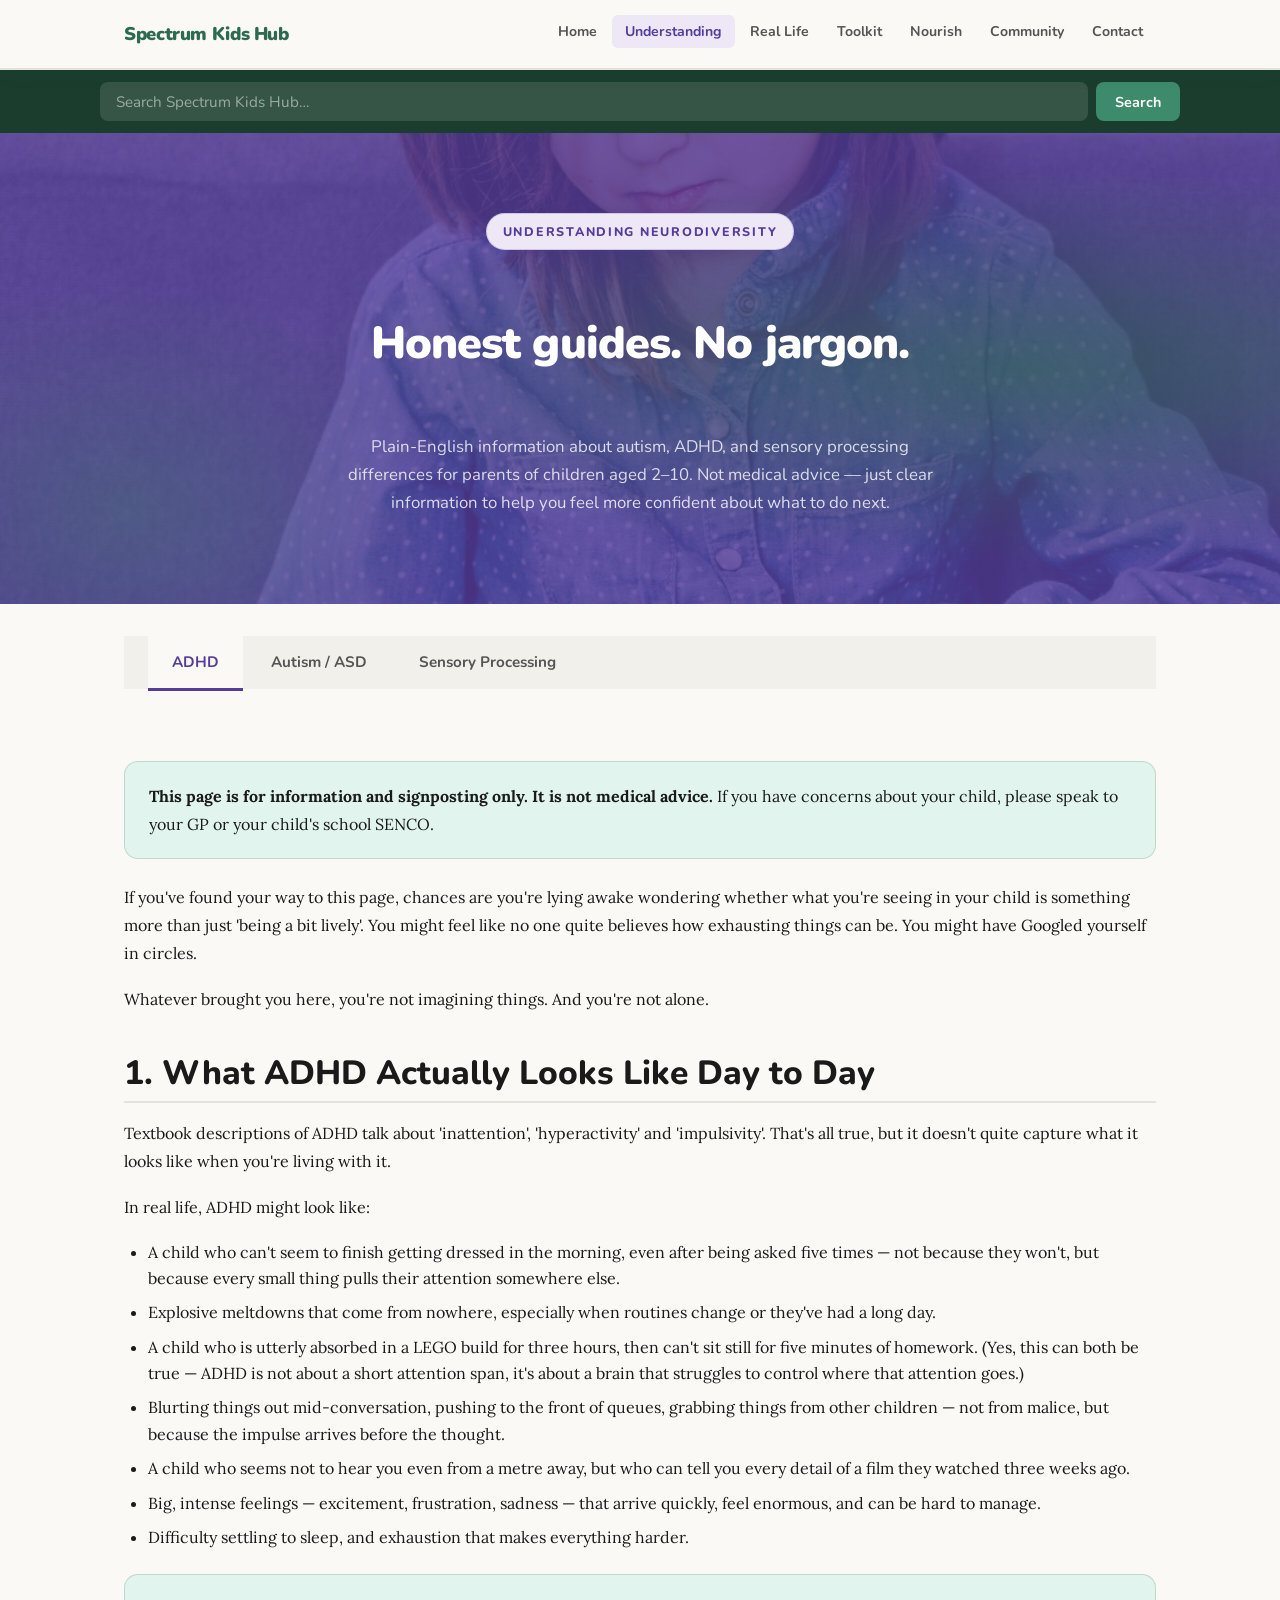
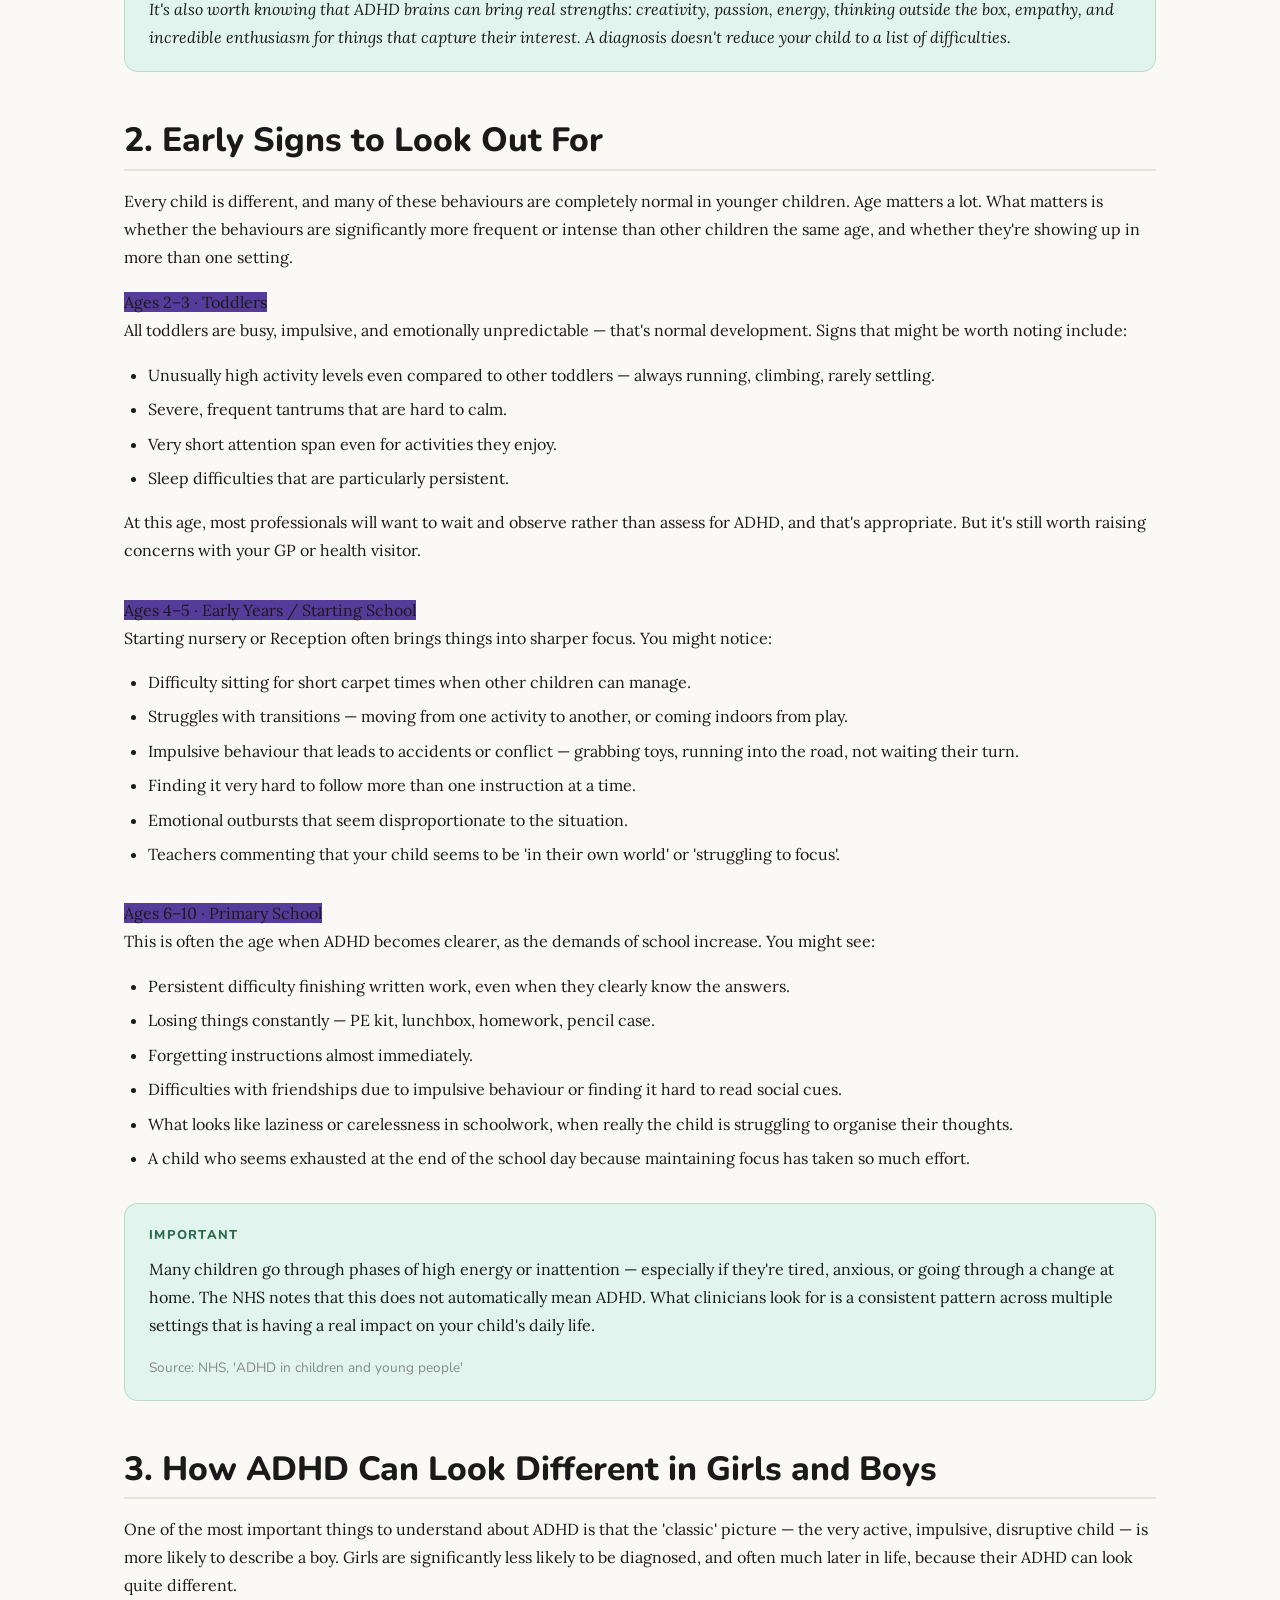
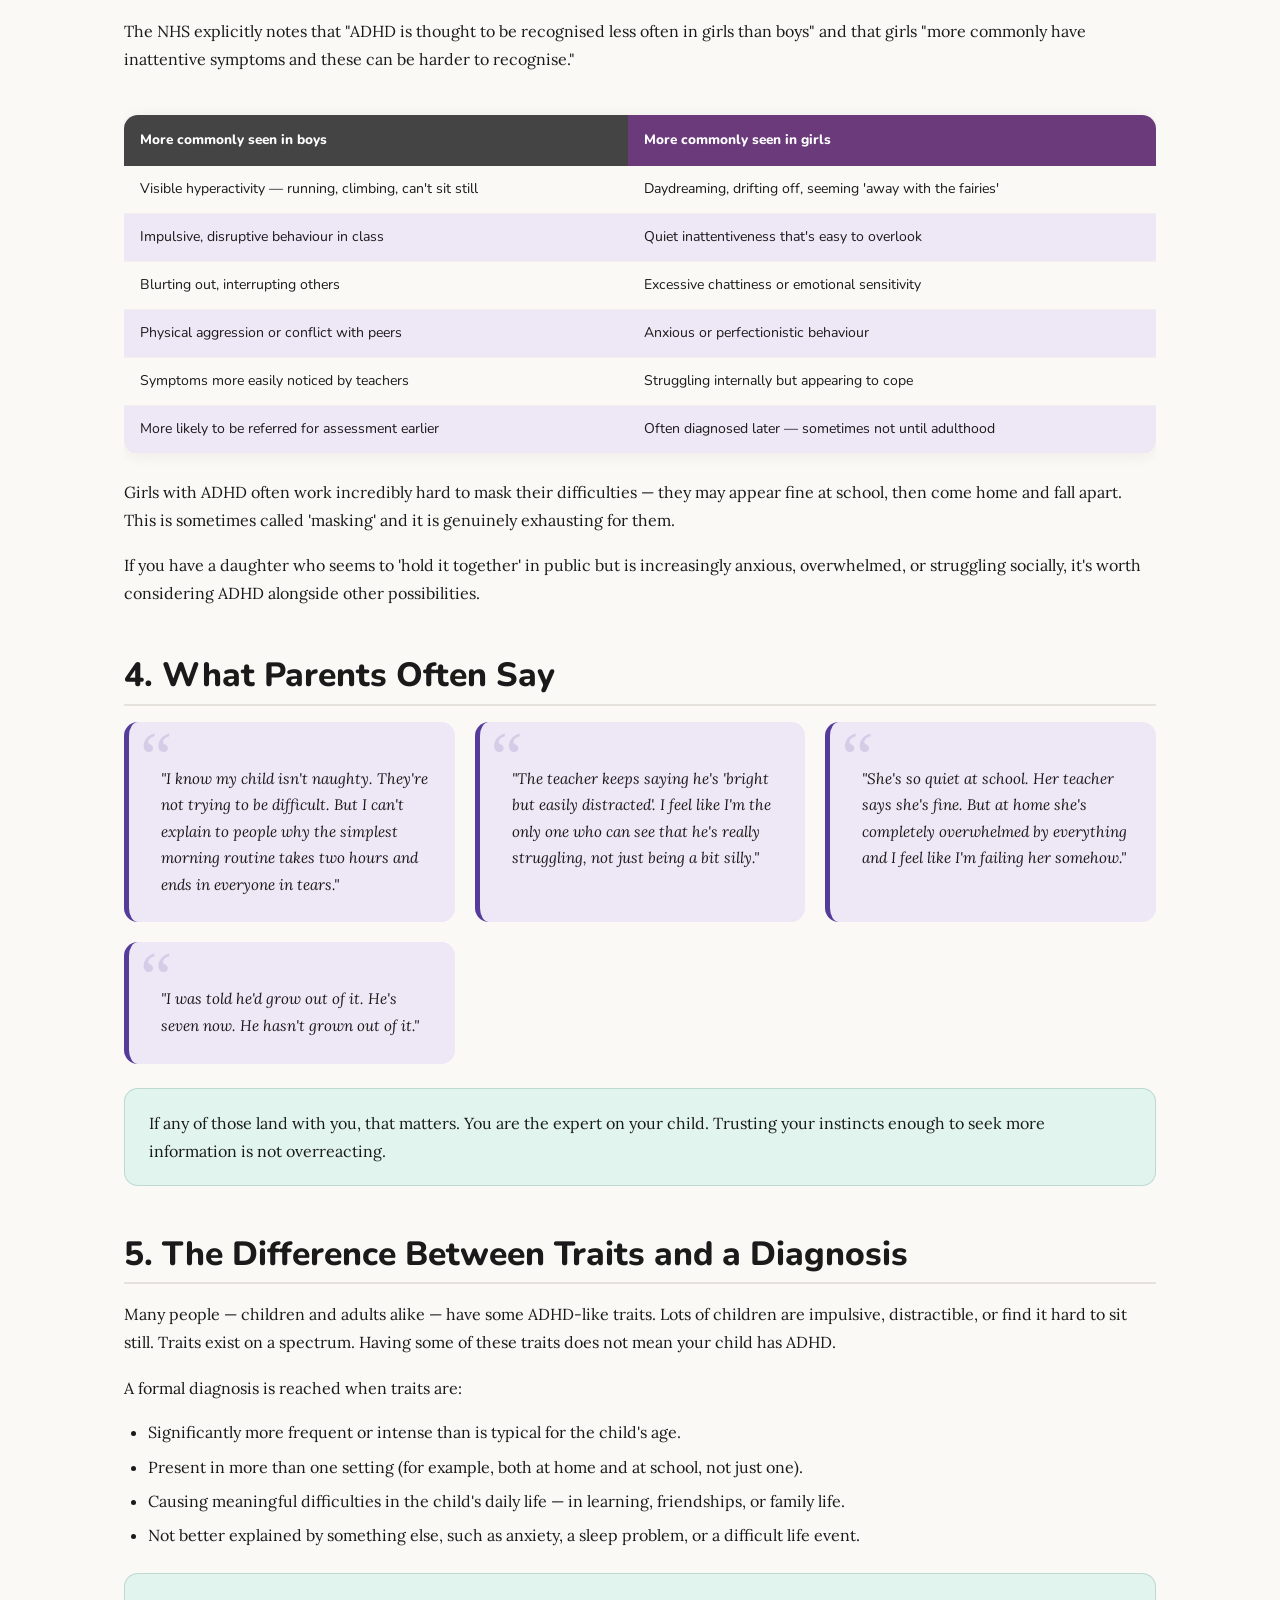
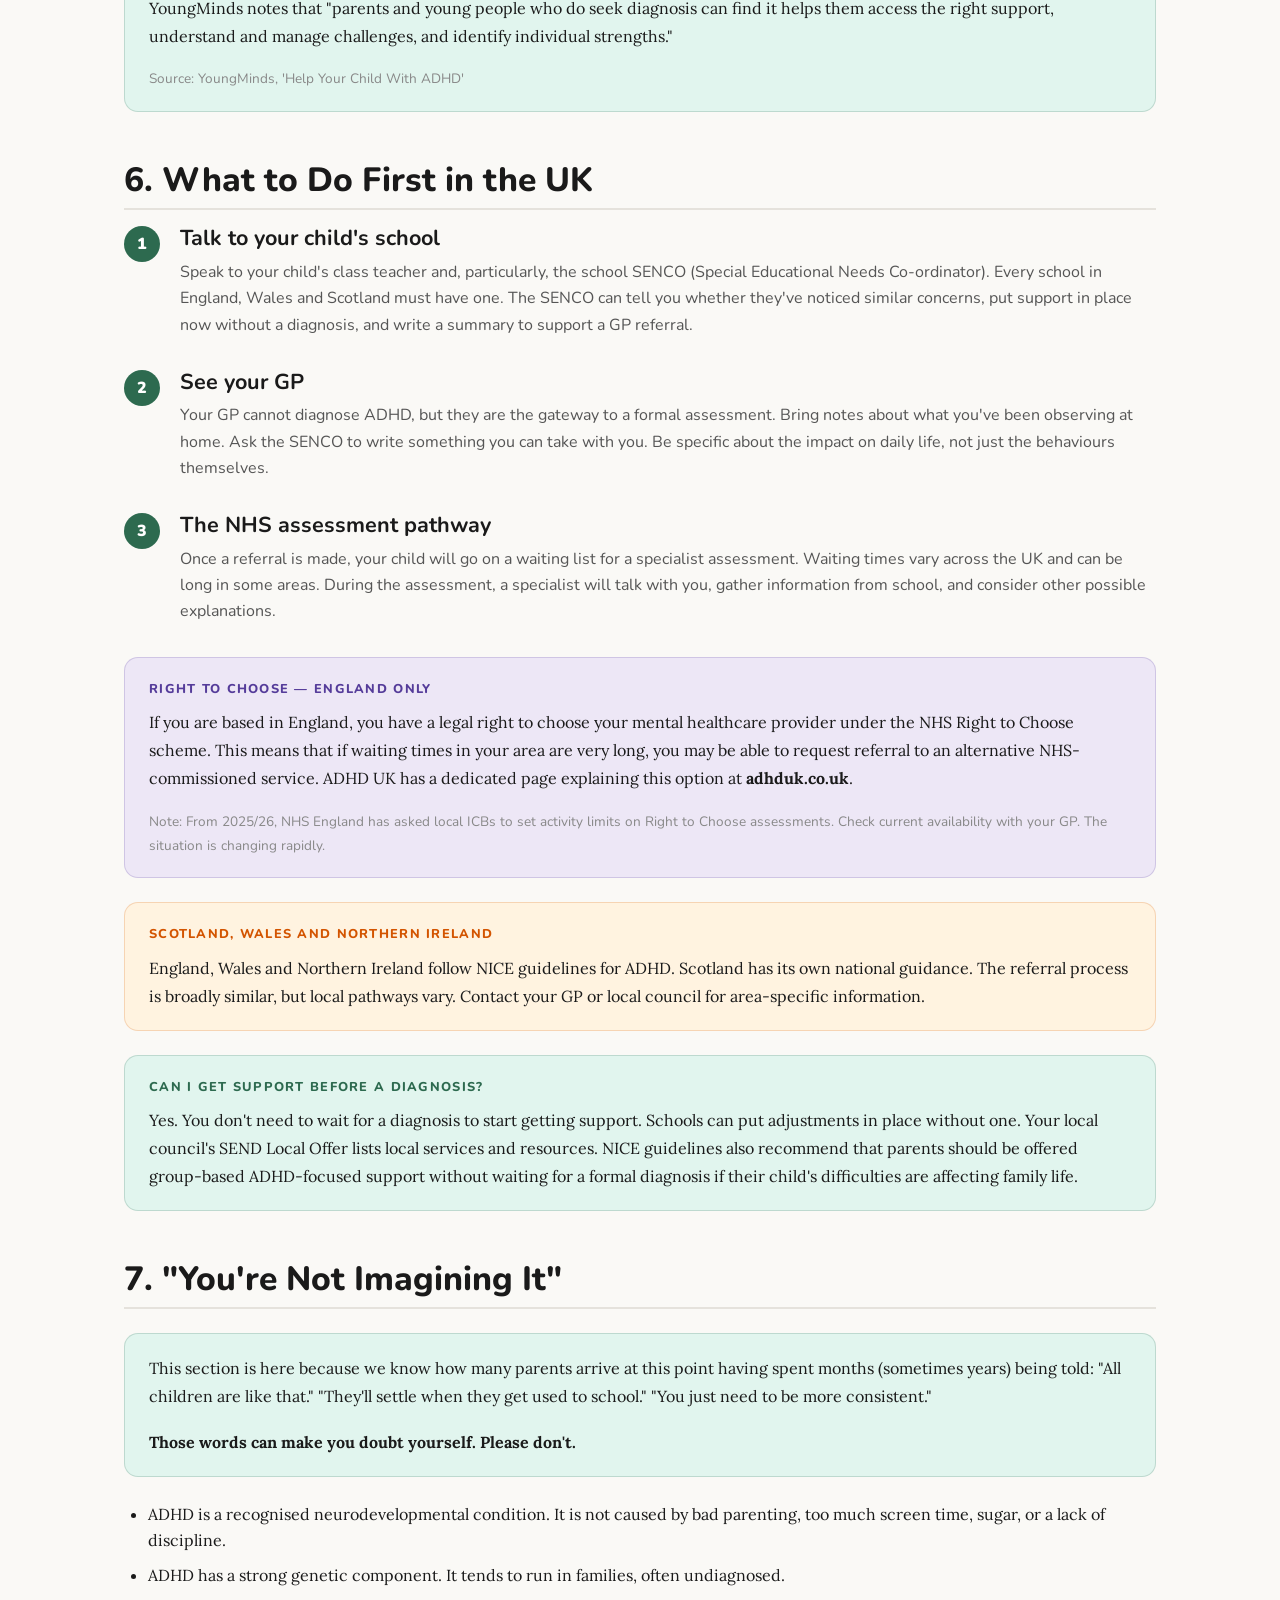
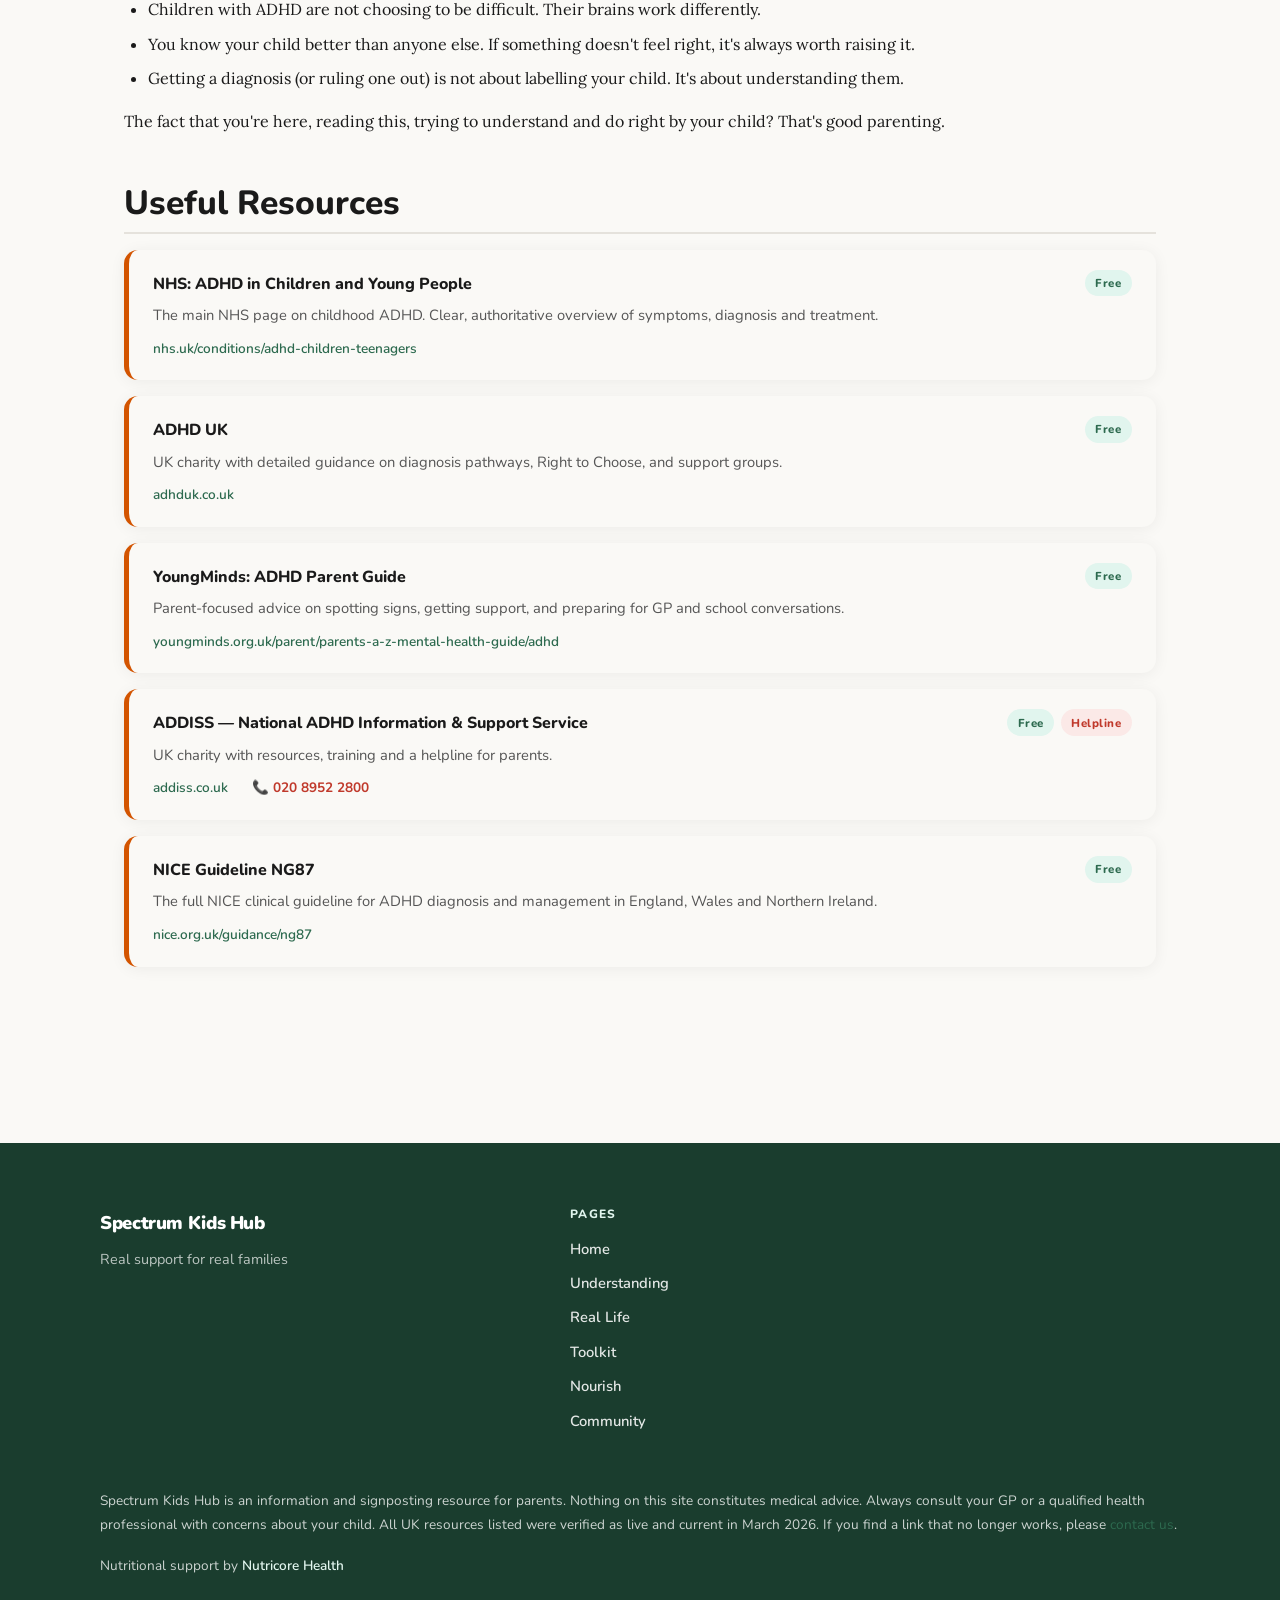
<file: understanding.html>
<!DOCTYPE html>
<html lang="en">
<head>
  <!-- Google tag (gtag.js) -->
  <script async src="https://www.googletagmanager.com/gtag/js?id=G-D260E7NVCJ"></script>
  <script>
    window.dataLayer = window.dataLayer || [];
    function gtag(){dataLayer.push(arguments);}
    gtag('js', new Date());
    gtag('config', 'G-D260E7NVCJ');
  </script>
  <meta charset="UTF-8">
  <meta name="viewport" content="width=device-width, initial-scale=1.0">
  <title>Understanding Neurodiversity — Spectrum Kids Hub</title>
  <meta name="description" content="Plain-English guides to ADHD, autism and sensory processing differences in young children. For parents of children aged 2–10.">
  <link rel="stylesheet" href="styles.css">
  <style>
    .understanding-nav {
      background: var(--off-white);
      border-bottom: 2px solid var(--understanding-bg);
      padding: 0;
    }
    .tab-btn { border-radius: 0; padding: 1rem 1.5rem; border-bottom: 3px solid transparent; }
    .tab-btn.active { background: var(--warm-white); color: var(--understanding); border-bottom-color: var(--understanding); }
    .tab-panel { padding: 0; }
    .tab-container { border: none; }
    .section-label {
      display: inline-block;
      font-family: var(--font-head);
      font-size: 0.75rem;
      font-weight: 700;
      letter-spacing: 0.12em;
      text-transform: uppercase;
      color: var(--understanding);
      background: var(--understanding-bg);
      padding: 0.3rem 0.9rem;
      border-radius: 20px;
      margin-bottom: 0.75rem;
    }
  </style>
</head>
<body>

  <!-- Navigation -->
  <nav class="nav" aria-label="Main navigation">
    <div class="nav__inner">
      <a href="index.html" class="nav__logo">Spectrum Kids Hub</a>
      <button class="nav__burger" id="burger" aria-label="Toggle menu" aria-expanded="false">
        <span></span><span></span><span></span>
      </button>
      <ul class="nav__links" id="nav-links">
        <li><a href="index.html">Home</a></li>
        <li><a href="understanding.html" class="active-understanding">Understanding</a></li>
        <li><a href="reallife.html">Real Life</a></li>
        <li><a href="toolkit.html">Toolkit</a></li>
        <li><a href="nourish.html">Nourish</a></li>
        <li><a href="community.html">Community</a></li>
        <li><a href="mailto:hello@spectrumkidshub.com">Contact</a></li>
      </ul>
    </div>
  </nav>

  <!-- Search Bar -->
  <div class="search-wrap">
    <div class="search-inner">
      <input class="search-input" type="search" id="siteSearch" placeholder="Search Spectrum Kids Hub…" aria-label="Search the site">
      <button class="search-btn" onclick="runSearch()">Search</button>
    </div>
    <div class="search-results" id="searchResults"></div>
  </div>

  <!-- Hero -->
  <section class="hero hero--understanding">
    <div class="hero__inner">
      <span class="hero__tagline" style="background: var(--understanding-bg); color: var(--understanding); border-color: rgba(85,60,154,0.2);">Understanding Neurodiversity</span>
      <h1>Honest guides. No jargon.</h1>
      <p class="hero__lead">Plain-English information about autism, ADHD, and sensory processing differences for parents of children aged 2–10. Not medical advice — just clear information to help you feel more confident about what to do next.</p>
    </div>
  </section>

  <!-- Tabs -->
  <div class="container" style="padding-top: 2rem; padding-bottom: 0;">
    <div class="tab-container understanding-nav" id="understanding-tabs">
      <div class="tabs" role="tablist">
        <button class="tab-btn active" role="tab" aria-selected="true" aria-controls="tab-adhd" id="btn-adhd" onclick="switchTab('adhd')">ADHD</button>
        <button class="tab-btn" role="tab" aria-selected="false" aria-controls="tab-asd" id="btn-asd" onclick="switchTab('asd')">Autism / ASD</button>
        <button class="tab-btn" role="tab" aria-selected="false" aria-controls="tab-sensory" id="btn-sensory" onclick="switchTab('sensory')">Sensory Processing</button>
      </div>
    </div>
  </div>

  <!-- ── ADHD Tab ──────────────────────────────────────────── -->
  <div id="tab-adhd" class="tab-panel active" role="tabpanel" aria-labelledby="btn-adhd">
    <div class="page-content">

      <div class="callout callout--important">
        <p><strong>This page is for information and signposting only. It is not medical advice.</strong> If you have concerns about your child, please speak to your GP or your child's school SENCO.</p>
      </div>

      <div class="intro-text" style="margin-bottom: 2.5rem;">
        <p>If you've found your way to this page, chances are you're lying awake wondering whether what you're seeing in your child is something more than just 'being a bit lively'. You might feel like no one quite believes how exhausting things can be. You might have Googled yourself in circles.</p>
        <p>Whatever brought you here, you're not imagining things. And you're not alone.</p>
      </div>

      <!-- Section 1 -->
      <div class="content-section">
        <h2>1. What ADHD Actually Looks Like Day to Day</h2>
        <p>Textbook descriptions of ADHD talk about 'inattention', 'hyperactivity' and 'impulsivity'. That's all true, but it doesn't quite capture what it looks like when you're living with it.</p>
        <p>In real life, ADHD might look like:</p>
        <ul>
          <li>A child who can't seem to finish getting dressed in the morning, even after being asked five times — not because they won't, but because every small thing pulls their attention somewhere else.</li>
          <li>Explosive meltdowns that come from nowhere, especially when routines change or they've had a long day.</li>
          <li>A child who is utterly absorbed in a LEGO build for three hours, then can't sit still for five minutes of homework. (Yes, this can both be true — ADHD is not about a short attention span, it's about a brain that struggles to control where that attention goes.)</li>
          <li>Blurting things out mid-conversation, pushing to the front of queues, grabbing things from other children — not from malice, but because the impulse arrives before the thought.</li>
          <li>A child who seems not to hear you even from a metre away, but who can tell you every detail of a film they watched three weeks ago.</li>
          <li>Big, intense feelings — excitement, frustration, sadness — that arrive quickly, feel enormous, and can be hard to manage.</li>
          <li>Difficulty settling to sleep, and exhaustion that makes everything harder.</li>
        </ul>
        <div class="callout callout--important">
          <p><em>It's also worth knowing that ADHD brains can bring real strengths: creativity, passion, energy, thinking outside the box, empathy, and incredible enthusiasm for things that capture their interest. A diagnosis doesn't reduce your child to a list of difficulties.</em></p>
        </div>
      </div>

      <!-- Section 2 -->
      <div class="content-section">
        <h2>2. Early Signs to Look Out For</h2>
        <p>Every child is different, and many of these behaviours are completely normal in younger children. Age matters a lot. What matters is whether the behaviours are significantly more frequent or intense than other children the same age, and whether they're showing up in more than one setting.</p>

        <div class="age-step">
          <span class="age-step__label" style="background: var(--understanding);">Ages 2–3 · Toddlers</span>
          <p>All toddlers are busy, impulsive, and emotionally unpredictable — that's normal development. Signs that might be worth noting include:</p>
          <ul>
            <li>Unusually high activity levels even compared to other toddlers — always running, climbing, rarely settling.</li>
            <li>Severe, frequent tantrums that are hard to calm.</li>
            <li>Very short attention span even for activities they enjoy.</li>
            <li>Sleep difficulties that are particularly persistent.</li>
          </ul>
          <p>At this age, most professionals will want to wait and observe rather than assess for ADHD, and that's appropriate. But it's still worth raising concerns with your GP or health visitor.</p>
        </div>

        <div class="age-step">
          <span class="age-step__label" style="background: var(--understanding);">Ages 4–5 · Early Years / Starting School</span>
          <p>Starting nursery or Reception often brings things into sharper focus. You might notice:</p>
          <ul>
            <li>Difficulty sitting for short carpet times when other children can manage.</li>
            <li>Struggles with transitions — moving from one activity to another, or coming indoors from play.</li>
            <li>Impulsive behaviour that leads to accidents or conflict — grabbing toys, running into the road, not waiting their turn.</li>
            <li>Finding it very hard to follow more than one instruction at a time.</li>
            <li>Emotional outbursts that seem disproportionate to the situation.</li>
            <li>Teachers commenting that your child seems to be 'in their own world' or 'struggling to focus'.</li>
          </ul>
        </div>

        <div class="age-step">
          <span class="age-step__label" style="background: var(--understanding);">Ages 6–10 · Primary School</span>
          <p>This is often the age when ADHD becomes clearer, as the demands of school increase. You might see:</p>
          <ul>
            <li>Persistent difficulty finishing written work, even when they clearly know the answers.</li>
            <li>Losing things constantly — PE kit, lunchbox, homework, pencil case.</li>
            <li>Forgetting instructions almost immediately.</li>
            <li>Difficulties with friendships due to impulsive behaviour or finding it hard to read social cues.</li>
            <li>What looks like laziness or carelessness in schoolwork, when really the child is struggling to organise their thoughts.</li>
            <li>A child who seems exhausted at the end of the school day because maintaining focus has taken so much effort.</li>
          </ul>
        </div>

        <div class="callout callout--important">
          <div class="callout__title">Important</div>
          <p>Many children go through phases of high energy or inattention — especially if they're tired, anxious, or going through a change at home. The NHS notes that this does not automatically mean ADHD. What clinicians look for is a consistent pattern across multiple settings that is having a real impact on your child's daily life.</p>
          <p class="small">Source: NHS, 'ADHD in children and young people'</p>
        </div>
      </div>

      <!-- Section 3 -->
      <div class="content-section">
        <h2>3. How ADHD Can Look Different in Girls and Boys</h2>
        <p>One of the most important things to understand about ADHD is that the 'classic' picture — the very active, impulsive, disruptive child — is more likely to describe a boy. Girls are significantly less likely to be diagnosed, and often much later in life, because their ADHD can look quite different.</p>
        <p>The NHS explicitly notes that "ADHD is thought to be recognised less often in girls than boys" and that girls "more commonly have inattentive symptoms and these can be harder to recognise."</p>
        <div style="overflow-x: auto;">
          <table class="comparison-table">
            <thead>
              <tr>
                <th>More commonly seen in boys</th>
                <th>More commonly seen in girls</th>
              </tr>
            </thead>
            <tbody>
              <tr><td>Visible hyperactivity — running, climbing, can't sit still</td><td>Daydreaming, drifting off, seeming 'away with the fairies'</td></tr>
              <tr><td>Impulsive, disruptive behaviour in class</td><td>Quiet inattentiveness that's easy to overlook</td></tr>
              <tr><td>Blurting out, interrupting others</td><td>Excessive chattiness or emotional sensitivity</td></tr>
              <tr><td>Physical aggression or conflict with peers</td><td>Anxious or perfectionistic behaviour</td></tr>
              <tr><td>Symptoms more easily noticed by teachers</td><td>Struggling internally but appearing to cope</td></tr>
              <tr><td>More likely to be referred for assessment earlier</td><td>Often diagnosed later — sometimes not until adulthood</td></tr>
            </tbody>
          </table>
        </div>
        <p>Girls with ADHD often work incredibly hard to mask their difficulties — they may appear fine at school, then come home and fall apart. This is sometimes called 'masking' and it is genuinely exhausting for them.</p>
        <p>If you have a daughter who seems to 'hold it together' in public but is increasingly anxious, overwhelmed, or struggling socially, it's worth considering ADHD alongside other possibilities.</p>
      </div>

      <!-- Section 4 -->
      <div class="content-section">
        <h2>4. What Parents Often Say</h2>
        <div class="voices-grid" style="--community: var(--understanding); --community-bg: var(--understanding-bg);">
          <div class="voice-card" style="background: var(--understanding-bg); border-color: var(--understanding);">
            <p>"I know my child isn't naughty. They're not trying to be difficult. But I can't explain to people why the simplest morning routine takes two hours and ends in everyone in tears."</p>
          </div>
          <div class="voice-card" style="background: var(--understanding-bg); border-color: var(--understanding);">
            <p>"The teacher keeps saying he's 'bright but easily distracted'. I feel like I'm the only one who can see that he's really struggling, not just being a bit silly."</p>
          </div>
          <div class="voice-card" style="background: var(--understanding-bg); border-color: var(--understanding);">
            <p>"She's so quiet at school. Her teacher says she's fine. But at home she's completely overwhelmed by everything and I feel like I'm failing her somehow."</p>
          </div>
          <div class="voice-card" style="background: var(--understanding-bg); border-color: var(--understanding);">
            <p>"I was told he'd grow out of it. He's seven now. He hasn't grown out of it."</p>
          </div>
        </div>
        <div class="callout callout--important" style="margin-top: 1.5rem;">
          <p>If any of those land with you, that matters. You are the expert on your child. Trusting your instincts enough to seek more information is not overreacting.</p>
        </div>
      </div>

      <!-- Section 5 -->
      <div class="content-section">
        <h2>5. The Difference Between Traits and a Diagnosis</h2>
        <p>Many people — children and adults alike — have some ADHD-like traits. Lots of children are impulsive, distractible, or find it hard to sit still. Traits exist on a spectrum. Having some of these traits does not mean your child has ADHD.</p>
        <p>A formal diagnosis is reached when traits are:</p>
        <ul>
          <li>Significantly more frequent or intense than is typical for the child's age.</li>
          <li>Present in more than one setting (for example, both at home and at school, not just one).</li>
          <li>Causing meaningful difficulties in the child's daily life — in learning, friendships, or family life.</li>
          <li>Not better explained by something else, such as anxiety, a sleep problem, or a difficult life event.</li>
        </ul>
        <div class="callout callout--important">
          <p>YoungMinds notes that "parents and young people who do seek diagnosis can find it helps them access the right support, understand and manage challenges, and identify individual strengths."</p>
          <p class="small">Source: YoungMinds, 'Help Your Child With ADHD'</p>
        </div>
      </div>

      <!-- Section 6 -->
      <div class="content-section" id="assessment">
        <h2>6. What to Do First in the UK</h2>
        <ol class="steps">
          <li>
            <h3>Talk to your child's school</h3>
            <p>Speak to your child's class teacher and, particularly, the school SENCO (Special Educational Needs Co-ordinator). Every school in England, Wales and Scotland must have one. The SENCO can tell you whether they've noticed similar concerns, put support in place now without a diagnosis, and write a summary to support a GP referral.</p>
          </li>
          <li>
            <h3>See your GP</h3>
            <p>Your GP cannot diagnose ADHD, but they are the gateway to a formal assessment. Bring notes about what you've been observing at home. Ask the SENCO to write something you can take with you. Be specific about the impact on daily life, not just the behaviours themselves.</p>
          </li>
          <li>
            <h3>The NHS assessment pathway</h3>
            <p>Once a referral is made, your child will go on a waiting list for a specialist assessment. Waiting times vary across the UK and can be long in some areas. During the assessment, a specialist will talk with you, gather information from school, and consider other possible explanations.</p>
          </li>
        </ol>

        <div class="callout callout--rights">
          <div class="callout__title">Right to Choose — England only</div>
          <p>If you are based in England, you have a legal right to choose your mental healthcare provider under the NHS Right to Choose scheme. This means that if waiting times in your area are very long, you may be able to request referral to an alternative NHS-commissioned service. ADHD UK has a dedicated page explaining this option at <strong>adhduk.co.uk</strong>.</p>
          <p class="small">Note: From 2025/26, NHS England has asked local ICBs to set activity limits on Right to Choose assessments. Check current availability with your GP. The situation is changing rapidly.</p>
        </div>

        <div class="callout callout--note">
          <div class="callout__title">Scotland, Wales and Northern Ireland</div>
          <p>England, Wales and Northern Ireland follow NICE guidelines for ADHD. Scotland has its own national guidance. The referral process is broadly similar, but local pathways vary. Contact your GP or local council for area-specific information.</p>
        </div>

        <div class="callout callout--important">
          <div class="callout__title">Can I get support before a diagnosis?</div>
          <p>Yes. You don't need to wait for a diagnosis to start getting support. Schools can put adjustments in place without one. Your local council's SEND Local Offer lists local services and resources. NICE guidelines also recommend that parents should be offered group-based ADHD-focused support without waiting for a formal diagnosis if their child's difficulties are affecting family life.</p>
        </div>
      </div>

      <!-- Section 7 -->
      <div class="content-section">
        <h2>7. "You're Not Imagining It"</h2>
        <div class="callout callout--important">
          <p>This section is here because we know how many parents arrive at this point having spent months (sometimes years) being told: "All children are like that." "They'll settle when they get used to school." "You just need to be more consistent."</p>
          <p><strong>Those words can make you doubt yourself. Please don't.</strong></p>
        </div>
        <ul>
          <li>ADHD is a recognised neurodevelopmental condition. It is not caused by bad parenting, too much screen time, sugar, or a lack of discipline.</li>
          <li>ADHD has a strong genetic component. It tends to run in families, often undiagnosed.</li>
          <li>Children with ADHD are not choosing to be difficult. Their brains work differently.</li>
          <li>You know your child better than anyone else. If something doesn't feel right, it's always worth raising it.</li>
          <li>Getting a diagnosis (or ruling one out) is not about labelling your child. It's about understanding them.</li>
        </ul>
        <p>The fact that you're here, reading this, trying to understand and do right by your child? That's good parenting.</p>
      </div>

      <!-- Useful resources -->
      <div class="content-section">
        <h2>Useful Resources</h2>
        <div class="resource-list">
          <div class="resource-item"><div class="resource-item__top"><span class="resource-item__name">NHS: ADHD in Children and Young People</span><span class="badge badge--free">Free</span></div><p class="resource-item__desc">The main NHS page on childhood ADHD. Clear, authoritative overview of symptoms, diagnosis and treatment.</p><div class="resource-item__meta"><span class="resource-item__url"><a href="https://www.nhs.uk/conditions/adhd-children-teenagers" target="_blank" rel="noopener">nhs.uk/conditions/adhd-children-teenagers</a></span></div></div>
          <div class="resource-item"><div class="resource-item__top"><span class="resource-item__name">ADHD UK</span><span class="badge badge--free">Free</span></div><p class="resource-item__desc">UK charity with detailed guidance on diagnosis pathways, Right to Choose, and support groups.</p><div class="resource-item__meta"><span class="resource-item__url"><a href="https://adhduk.co.uk" target="_blank" rel="noopener">adhduk.co.uk</a></span></div></div>
          <div class="resource-item"><div class="resource-item__top"><span class="resource-item__name">YoungMinds: ADHD Parent Guide</span><span class="badge badge--free">Free</span></div><p class="resource-item__desc">Parent-focused advice on spotting signs, getting support, and preparing for GP and school conversations.</p><div class="resource-item__meta"><span class="resource-item__url"><a href="https://youngminds.org.uk/parent/parents-a-z-mental-health-guide/adhd" target="_blank" rel="noopener">youngminds.org.uk/parent/parents-a-z-mental-health-guide/adhd</a></span></div></div>
          <div class="resource-item"><div class="resource-item__top"><span class="resource-item__name">ADDISS — National ADHD Information &amp; Support Service</span><div class="resource-item__badges"><span class="badge badge--free">Free</span><span class="badge badge--helpline">Helpline</span></div></div><p class="resource-item__desc">UK charity with resources, training and a helpline for parents.</p><div class="resource-item__meta"><span class="resource-item__url"><a href="https://addiss.co.uk" target="_blank" rel="noopener">addiss.co.uk</a></span><span class="resource-item__phone">📞 <strong>020 8952 2800</strong></span></div></div>
          <div class="resource-item"><div class="resource-item__top"><span class="resource-item__name">NICE Guideline NG87</span><span class="badge badge--free">Free</span></div><p class="resource-item__desc">The full NICE clinical guideline for ADHD diagnosis and management in England, Wales and Northern Ireland.</p><div class="resource-item__meta"><span class="resource-item__url"><a href="https://nice.org.uk/guidance/ng87" target="_blank" rel="noopener">nice.org.uk/guidance/ng87</a></span></div></div>
        </div>
      </div>

    </div>
  </div>

  <!-- ── Autism / ASD Tab ─────────────────────────────────── -->
  <div id="tab-asd" class="tab-panel" role="tabpanel" aria-labelledby="btn-asd">
    <div class="page-content">

      <div class="callout callout--important">
        <p><strong>This page is for information and signposting only. It is not medical advice.</strong> If you have concerns about your child, please speak to your GP or your child's school SENCO.</p>
      </div>

      <div class="intro-text" style="margin-bottom: 2.5rem;">
        <p>If you've landed here, you've probably been carrying a quiet worry for a while. Maybe you've noticed something different about how your child connects with others, how they react to certain sounds or textures, or how they struggle in ways that are hard to put into words.</p>
        <p>You're not imagining it. And you're not alone.</p>
      </div>

      <!-- Section 1 -->
      <div class="content-section">
        <h2>1. What Autism Actually Looks Like Day to Day</h2>
        <p>The clinical definition of autism talks about differences in social communication and repetitive or restricted behaviours. That's accurate — but it doesn't quite capture what it looks like when you're living with it.</p>
        <p>In real life, autism might look like:</p>
        <ul>
          <li>A child who finds it genuinely overwhelming to be in a busy supermarket, soft play area, or school hall — not because they're being difficult, but because the noise, light, and movement are genuinely painful to their senses.</li>
          <li>A child who has one very specific, all-consuming interest and who struggles to talk about much else.</li>
          <li>A child who needs the same routine every single day and falls apart completely when something small changes — a different route to school, a supply teacher, a cancelled activity.</li>
          <li>A child who takes things very literally. If you say 'pull your socks up', they pull up their socks.</li>
          <li>A child who seems to struggle to make friends, not because they don't want them, but because the unspoken rules of social interaction feel completely opaque to them.</li>
          <li>A child who flaps their hands, rocks, spins, or lines things up — not as a quirk, but as a genuine way of regulating how they feel.</li>
          <li>Meltdowns — not tantrums — where a child is completely overwhelmed and has temporarily lost the ability to regulate themselves.</li>
        </ul>
        <div class="callout callout--important">
          <p><em>It's also worth knowing that many autistic people describe real strengths that come with how their brains are wired: intense focus, deep expertise, honesty, loyalty, creative thinking, a strong sense of fairness, and the ability to notice details others miss. A diagnosis doesn't reduce your child to a list of difficulties.</em></p>
        </div>
      </div>

      <!-- Section 2 -->
      <div class="content-section">
        <h2>2. Early Signs to Look Out For</h2>

        <div class="age-step">
          <span class="age-step__label" style="background: var(--understanding);">Ages 2–3 · Toddlers</span>
          <p>Some early signs of autism can be present from infancy, though they often become clearer as social demands increase. You might notice:</p>
          <ul>
            <li>Limited or no eye contact, or eye contact that feels fleeting or unusual.</li>
            <li>Not pointing to share things they find interesting by 12–14 months.</li>
            <li>Not responding to their name being called by 12 months.</li>
            <li>Delayed speech, or speech that develops and then seems to disappear.</li>
            <li>Very little interest in other children or in pretend play.</li>
            <li>Strong repetitive behaviours — lining up objects, spinning wheels, insisting on the exact same routines.</li>
            <li>Unusual reactions to sounds, textures, lights, or tastes.</li>
          </ul>
        </div>

        <div class="age-step">
          <span class="age-step__label" style="background: var(--understanding);">Ages 4–5 · Early Years / Starting School</span>
          <ul>
            <li>Difficulty playing with other children in an imaginative or cooperative way.</li>
            <li>A strong preference for doing things in a very specific order, and becoming very upset if this is disrupted.</li>
            <li>Taking things very literally — struggling with jokes, sarcasm, or figures of speech.</li>
            <li>Meltdowns when transitioning between activities or leaving a preferred setting.</li>
            <li>Sensory sensitivities — refusing to wear certain clothing, struggling with the noise of school.</li>
            <li>Teachers commenting that your child seems 'in their own world' or is struggling to follow social cues.</li>
          </ul>
        </div>

        <div class="age-step">
          <span class="age-step__label" style="background: var(--understanding);">Ages 6–10 · Primary School</span>
          <ul>
            <li>Struggles with friendships — wanting friends but not knowing how to make or keep them.</li>
            <li>Finding it difficult to understand playground games, unspoken social rules, or why someone might be upset.</li>
            <li>Becoming increasingly anxious about school — especially about unpredictable situations.</li>
            <li>Exhaustion at the end of the school day from the effort of navigating a social world that doesn't come naturally.</li>
            <li>Occasional explosive outbursts at home after holding everything together at school.</li>
          </ul>
        </div>

        <div class="callout callout--important">
          <div class="callout__title">Important</div>
          <p>Many children show some of these signs at some point. The NHS notes that only a specialist can diagnose autism, and that many signs overlap with other conditions. What clinicians look for is a consistent pattern across multiple settings that is having a real impact on daily life.</p>
        </div>
      </div>

      <!-- Section 3 -->
      <div class="content-section">
        <h2>3. How Autism Can Show Up Differently in Girls and Boys</h2>
        <p>The 'classic' picture of autism is more likely to describe how autism presents in boys. Girls are significantly less likely to be diagnosed, and often much later in life, because their autism can look quite different.</p>
        <p>The NHS explicitly notes that autism can be harder to identify in girls, partly because girls are more likely to 'mask' — that is, to copy the social behaviour of those around them in order to fit in, even when it takes enormous effort.</p>
        <div style="overflow-x: auto;">
          <table class="comparison-table">
            <thead>
              <tr>
                <th>More commonly seen in boys</th>
                <th>More commonly seen in girls</th>
              </tr>
            </thead>
            <tbody>
              <tr><td>More visible, rule-based play or special interests</td><td>Special interests that look more 'typical' (animals, books, celebrities) — easily overlooked</td></tr>
              <tr><td>Social difficulties more obvious — limited interaction with peers</td><td>Strong desire for friendships, but struggling in ways others don't notice</td></tr>
              <tr><td>Rigid, visible routines and resistance to change</td><td>Perfectionism, anxiety, or rigid thinking that looks like a personality trait</td></tr>
              <tr><td>Sensory differences more clearly expressed</td><td>Sensory difficulties hidden or suppressed in public</td></tr>
              <tr><td>More likely to be identified by teachers</td><td>Often described as 'quiet', 'shy', or 'a worrier' — concerns dismissed</td></tr>
              <tr><td>Diagnosed earlier, often in early years</td><td>Diagnosed later — sometimes not until adolescence or adulthood</td></tr>
            </tbody>
          </table>
        </div>
        <p>If you have a daughter who seems to 'hold it together' in public but is increasingly anxious, struggling socially, or falling apart at home, it's absolutely worth exploring autism alongside other possibilities.</p>
      </div>

      <!-- Section 4 -->
      <div class="content-section">
        <h2>4. What Parents Often Say</h2>
        <div class="voices-grid" style="--community: var(--understanding); --community-bg: var(--understanding-bg);">
          <div class="voice-card" style="background: var(--understanding-bg); border-color: var(--understanding);"><p>"I keep telling people he's not being rude. He genuinely doesn't understand that what he said was hurtful. But I can see how it looks to other people, and it breaks my heart."</p></div>
          <div class="voice-card" style="background: var(--understanding-bg); border-color: var(--understanding);"><p>"She's so bright — she can tell you everything about Ancient Egypt. But she has no idea how to join in at lunchtime. I watch her hovering at the edge of groups, trying to figure out the rules, and I don't know how to help her."</p></div>
          <div class="voice-card" style="background: var(--understanding-bg); border-color: var(--understanding);"><p>"We can't change anything. Same breakfast, same route to school, same seat at the table. If anything changes, the whole day falls apart. I've stopped making plans because I can't face the fallout."</p></div>
          <div class="voice-card" style="background: var(--understanding-bg); border-color: var(--understanding);"><p>"The school keeps telling me he's fine. But the child they're describing isn't the child I pick up at 3pm. He's holding it together all day and then exploding the moment we get home."</p></div>
        </div>
      </div>

      <!-- Section 5 -->
      <div class="content-section">
        <h2>5. The Difference Between Traits and a Diagnosis</h2>
        <p>A formal autism diagnosis is reached when all of the following apply:</p>
        <ul>
          <li>Difficulties in social communication and interaction are persistent and noticeable across different settings.</li>
          <li>There are restricted, repetitive patterns of behaviour, interests, or activities.</li>
          <li>These have been present since early childhood, even if they only become fully apparent later.</li>
          <li>They are causing meaningful difficulties in daily life — in learning, friendships, or family life.</li>
          <li>They are not better explained by another condition.</li>
        </ul>
        <p>The NICE guidelines that govern autism diagnosis in England, Wales and Northern Ireland are clear that a diagnosis requires a full multi-agency assessment by a specialist team. It is not something that can be diagnosed by a GP, a teacher, or a website.</p>
        <div class="callout callout--important">
          <p>The National Autistic Society notes that a diagnosis 'can be a positive thing' that helps you and your child understand why they find certain things difficult, and identify their strengths and support needs.</p>
          <p class="small">Source: National Autistic Society, 'Should I get my child assessed?'</p>
        </div>
      </div>

      <!-- Section 6 -->
      <div class="content-section" id="asd-assessment">
        <h2>6. What to Do First in the UK</h2>
        <ol class="steps">
          <li>
            <h3>Talk to your child's school</h3>
            <p>Speak to your child's class teacher and, particularly, the school SENCO. They can tell you whether they've noticed similar concerns, put support in place now, and write a summary to support a GP referral.</p>
          </li>
          <li>
            <h3>See your GP</h3>
            <p>Your GP cannot diagnose autism, but they are the gateway to a formal assessment. Bring specific examples of what you've been observing at home. Be specific about the impact on daily life, not just the behaviours themselves.</p>
          </li>
          <li>
            <h3>The NHS assessment pathway</h3>
            <p>A full autism assessment typically involves detailed conversations with you, information gathered from school, direct observation of your child, and consideration of whether another condition might better explain the difficulties. A diagnosis is usually made by a multi-disciplinary team.</p>
          </li>
        </ol>
        <div class="callout callout--rights">
          <div class="callout__title">Right to Choose — England only</div>
          <p>If you are in England and waiting times in your area are very long, you may have a legal right to request referral to an alternative NHS-commissioned provider under the NHS Right to Choose scheme. This applies to neurodevelopmental assessments. Ask your GP, or see the NHS Right to Choose guidance.</p>
        </div>
        <div class="callout callout--important">
          <div class="callout__title">Can I get support before a diagnosis?</div>
          <p>Yes. You don't need to wait for a diagnosis to start getting support. Schools can put adjustments in place without one. Your local council will have a SEND Local Offer — a list of local services, support groups, and resources — which you can access regardless of whether your child has a diagnosis.</p>
        </div>
      </div>

      <!-- Useful resources -->
      <div class="content-section">
        <h2>Useful Resources</h2>
        <div class="resource-list">
          <div class="resource-item"><div class="resource-item__top"><span class="resource-item__name">NHS: Autism in Children</span><span class="badge badge--free">Free</span></div><p class="resource-item__desc">The main NHS page on autism in children. Clear overview of signs, diagnosis and next steps.</p><div class="resource-item__meta"><span class="resource-item__url"><a href="https://www.nhs.uk/conditions/autism" target="_blank" rel="noopener">nhs.uk/conditions/autism</a></span></div></div>
          <div class="resource-item"><div class="resource-item__top"><span class="resource-item__name">National Autistic Society</span><div class="resource-item__badges"><span class="badge badge--free">Free</span><span class="badge badge--helpline">Helpline</span></div></div><p class="resource-item__desc">The UK's leading autism charity. In-depth guidance for parents on diagnosis, education, and support.</p><div class="resource-item__meta"><span class="resource-item__url"><a href="https://autism.org.uk" target="_blank" rel="noopener">autism.org.uk</a></span><span class="resource-item__phone">📞 <strong>0808 800 4104</strong></span></div></div>
          <div class="resource-item"><div class="resource-item__top"><span class="resource-item__name">Autistic Girls Network</span><span class="badge badge--free">Free</span></div><p class="resource-item__desc">UK charity dedicated to autistic girls and women. Resources specifically for parents of girls who may be autistic, including information on masking and late diagnosis.</p><div class="resource-item__meta"><span class="resource-item__url"><a href="https://autisticgirlsnetwork.org" target="_blank" rel="noopener">autisticgirlsnetwork.org</a></span></div></div>
          <div class="resource-item"><div class="resource-item__top"><span class="resource-item__name">NICE Guideline NG142 (Autism)</span><span class="badge badge--free">Free</span></div><p class="resource-item__desc">The full NICE clinical guideline for autism diagnosis and management, referenced by clinicians across England, Wales and Northern Ireland.</p><div class="resource-item__meta"><span class="resource-item__url"><a href="https://nice.org.uk/guidance/ng142" target="_blank" rel="noopener">nice.org.uk/guidance/ng142</a></span></div></div>
        </div>
      </div>

    </div>
  </div>

  <!-- ── Sensory Processing Tab ───────────────────────────── -->
  <div id="tab-sensory" class="tab-panel" role="tabpanel" aria-labelledby="btn-sensory">
    <div class="page-content">

      <div class="callout callout--important">
        <p><strong>This page is for information and signposting only. It is not medical advice.</strong> If you have concerns about your child, please speak to your GP or your child's school SENCO.</p>
      </div>

      <div class="intro-text" style="margin-bottom: 2.5rem;">
        <p>If you've found your way here, there's a good chance you've been trying to make sense of a child who seems to find the world genuinely harder than other children do. Maybe mornings are a battle over clothing that feels 'scratchy'. Maybe your child covers their ears in the supermarket, gags at certain food smells, or can't seem to calm down after a busy day at school.</p>
        <p>You're not imagining it. And you're not alone.</p>
      </div>

      <!-- Section 1 -->
      <div class="content-section">
        <h2>1. What Sensory Processing Differences Actually Look Like Day to Day</h2>
        <p>We all take in information from the world around us through our senses — not just the five you were taught in school, but eight in total. These include the way we experience movement and balance (vestibular), awareness of where our body is in space (proprioception), and awareness of what's happening inside our bodies, like hunger, temperature and pain (interoception).</p>
        <p>For most people, the brain processes all of this without us having to think about it. For some children, that processing doesn't work as smoothly — so their brain either receives too much information (hypersensitivity) or not enough (hyposensitivity). Sometimes the same child experiences both, in different senses, at different times.</p>
        <p>In real life, sensory processing differences might look like:</p>
        <ul>
          <li>A child who finds the tags in their school shirt physically unbearable — not melodramatic, genuinely painful — and refuses to get dressed in the morning.</li>
          <li>A child who covers their ears in the school hall or at parties, even when other children are clearly fine with the noise level.</li>
          <li>A child who craves rough physical contact — crashing into things, needing very firm hugs, chewing on their sleeves or toys — because their proprioceptive system needs more input.</li>
          <li>A child who gags at food smells, refuses entire categories of food based on texture, or can only eat very specific, familiar things.</li>
          <li>A child who can't seem to sit still — always rocking, spinning, hanging upside down — because movement helps them regulate their nervous system.</li>
          <li>A child who seems not to notice when they've been hurt, or who has very high pain thresholds and gets injured more often than expected.</li>
          <li>A child who melts down completely after a school day that everyone else thought was fine.</li>
          <li>A child who seems clumsy — tripping, bumping into things, misjudging distances — because their sense of where their body is in space is unreliable.</li>
        </ul>
        <div class="callout callout--important">
          <div class="callout__title">Worth knowing</div>
          <p>Sensory processing differences often go hand in hand with conditions like autism, ADHD and developmental coordination disorder (dyspraxia). They can also appear in children who don't have any other diagnosis. Whatever the context, the sensory experience is real — it isn't a choice, a phase, or poor behaviour.</p>
        </div>
      </div>

      <!-- Section 2 -->
      <div class="content-section">
        <h2>2. Early Signs to Look Out For</h2>

        <div class="age-step">
          <span class="age-step__label" style="background: var(--understanding);">Ages 2–3 · Toddlers</span>
          <ul>
            <li>Extreme distress at ordinary sounds, textures, or smells that other children the same age tolerate without difficulty.</li>
            <li>Refusing to walk barefoot on grass, sand or different floor surfaces.</li>
            <li>Gagging or vomiting in response to certain food textures or smells, beyond typical toddler fussiness.</li>
            <li>An unusually high need for physical movement — always climbing, crashing, spinning — and rarely settling.</li>
            <li>Becoming overwhelmed or distressed in busy, noisy environments like soft play or supermarkets.</li>
            <li>Hating having their hair washed, nails cut, teeth brushed, or face wiped in a way that is intense and ongoing, not just ordinary toddler resistance.</li>
          </ul>
        </div>

        <div class="age-step">
          <span class="age-step__label" style="background: var(--understanding);">Ages 4–5 · Early Years / Starting School</span>
          <ul>
            <li>Struggling to cope with the noise of a school hall, assemblies, or a busy classroom.</li>
            <li>Refusal to join in with messy play, arts and crafts, or activities involving certain textures.</li>
            <li>Very strong preferences about clothing — refusing seams, tags, certain fabrics, or insisting on the same items repeatedly.</li>
            <li>Distress or avoidance around the school dining hall due to smells, noise, or being in close proximity to other children.</li>
          </ul>
        </div>

        <div class="age-step">
          <span class="age-step__label" style="background: var(--understanding);">Ages 6–10 · Primary School</span>
          <ul>
            <li>Significant exhaustion at the end of every school day, beyond what you'd expect — because managing the sensory environment has taken so much effort.</li>
            <li>Difficulty concentrating in class that seems related to environmental factors (noise, lighting, the proximity of other children) rather than ability.</li>
            <li>Physical clumsiness — tripping, knocking things over, struggling with PE — linked to poor proprioception or vestibular processing.</li>
            <li>Strong negative reactions to fire alarms, hand dryers, specific environmental triggers.</li>
            <li>Increasing anxiety around any situation with unpredictable sensory demands — parties, school trips, PE lessons.</li>
          </ul>
        </div>
      </div>

      <!-- Section 3 -->
      <div class="content-section">
        <h2>3. A Note on 'Sensory Processing Disorder' as a Term</h2>
        <p>'Sensory Processing Disorder' (SPD) is a term used in some settings, but it is important to be aware that it is not a recognised standalone diagnosis in the UK. The Royal College of Occupational Therapists (RCOT) does not support its use as a diagnostic label, and it does not appear as an independent diagnosis in clinical manuals.</p>
        <p>Sensory differences are, however, listed as symptoms of conditions such as autism and ADHD, and can be identified and supported within those frameworks.</p>
        <div class="callout callout--important">
          <p>This does not mean sensory difficulties aren't real or serious — they absolutely are. What it means is that in the UK, your child's sensory needs are most likely to be assessed and supported through a paediatric occupational therapy referral or as part of a broader neurodevelopmental assessment.</p>
          <p class="small">Source: Royal College of Occupational Therapists, 'Sensory Approaches'</p>
        </div>
      </div>

      <!-- Section 4 -->
      <div class="content-section">
        <h2>4. What to Do First in the UK</h2>
        <ol class="steps">
          <li>
            <h3>Talk to your child's school</h3>
            <p>Speak to the school SENCO. They can tell you whether they've noticed similar difficulties at school, put support in place without waiting for a diagnosis, and write a summary to support a GP referral.</p>
          </li>
          <li>
            <h3>See your GP</h3>
            <p>Your GP can refer your child to a paediatric occupational therapist — the specialist most likely to assess and support sensory differences. Bring specific written examples of how the sensory difficulties are affecting daily life.</p>
          </li>
          <li>
            <h3>Occupational Therapy Assessment</h3>
            <p>Paediatric occupational therapists are the specialists who assess sensory processing differences in children in the UK. A good OT assessment will look at how your child's sensory processing affects their ability to take part in everyday activities — dressing, eating, school, play, and family life. Waiting times for NHS occupational therapy vary considerably across the UK.</p>
          </li>
        </ol>

        <div class="callout callout--rights">
          <div class="callout__title">Right to Choose — England only</div>
          <p>If you are in England and NHS waiting times in your area are very long, you may have a legal right to request referral to an alternative NHS-commissioned provider under the NHS Right to Choose scheme. This applies to neurodevelopmental and some community health services. Ask your GP, or see the NHS Right to Choose guidance.</p>
        </div>
      </div>

      <!-- Useful resources -->
      <div class="content-section">
        <h2>Useful Resources</h2>
        <div class="resource-list">
          <div class="resource-item"><div class="resource-item__top"><span class="resource-item__name">National Autistic Society — Sensory Processing</span><span class="badge badge--free">Free</span></div><p class="resource-item__desc">In-depth guidance on sensory differences, hyper- and hyposensitivity, and strategies. Covers all eight senses.</p><div class="resource-item__meta"><span class="resource-item__url"><a href="https://autism.org.uk/advice-and-guidance/about-autism/sensory-processing" target="_blank" rel="noopener">autism.org.uk/advice-and-guidance/about-autism/sensory-processing</a></span></div></div>
          <div class="resource-item"><div class="resource-item__top"><span class="resource-item__name">Royal College of Occupational Therapists (RCOT)</span><span class="badge badge--free">Free</span></div><p class="resource-item__desc">Official UK guidance on sensory approaches and interventions for children. Professional body.</p><div class="resource-item__meta"><span class="resource-item__url"><a href="https://rcot.co.uk/explore-resources/children-young-people-families/sensory-approaches" target="_blank" rel="noopener">rcot.co.uk/explore-resources/children-young-people-families/sensory-approaches</a></span></div></div>
          <div class="resource-item"><div class="resource-item__top"><span class="resource-item__name">Sensory Integration Education</span><span class="badge badge--free">Free info</span></div><p class="resource-item__desc">UK not-for-profit organisation promoting good practice in sensory integration. Free parent resources and a practitioner directory.</p><div class="resource-item__meta"><span class="resource-item__url"><a href="https://sensoryintegration.org.uk" target="_blank" rel="noopener">sensoryintegration.org.uk</a></span></div></div>
          <div class="resource-item"><div class="resource-item__top"><span class="resource-item__name">Contact (for families with disabled children)</span><div class="resource-item__badges"><span class="badge badge--free">Free</span><span class="badge badge--helpline">Helpline</span></div></div><p class="resource-item__desc">Support and advice for families of disabled children, including those with sensory needs.</p><div class="resource-item__meta"><span class="resource-item__url"><a href="https://contact.org.uk" target="_blank" rel="noopener">contact.org.uk</a></span><span class="resource-item__phone">📞 <strong>0808 808 3555</strong></span></div></div>
        </div>
      </div>

    </div>
  </div>

  <!-- Footer -->
  <footer>
    <div class="footer__inner">
      <div class="footer__top">
        <div class="footer__brand">
          <a href="index.html" class="nav__logo">Spectrum Kids Hub</a>
          <p>Real support for real families</p>
        </div>
        <div class="footer__nav">
          <h4>Pages</h4>
          <ul>
            <li><a href="index.html">Home</a></li>
            <li><a href="understanding.html">Understanding</a></li>
            <li><a href="reallife.html">Real Life</a></li>
            <li><a href="toolkit.html">Toolkit</a></li>
            <li><a href="nourish.html">Nourish</a></li>
            <li><a href="community.html">Community</a></li>
          </ul>
        </div>
      </div>
      <div class="footer__disclaimer">
        <p><em>Spectrum Kids Hub is an information and signposting resource for parents. Nothing on this site constitutes medical advice. Always consult your GP or a qualified health professional with concerns about your child. All UK resources listed were verified as live and current in March 2026. If you find a link that no longer works, please <a href="mailto:hello@spectrumkidshub.com">contact us</a>.</em></p>
        <p class="footer__nutricore">Nutritional support by <a href="https://nutri-core.co.uk" target="_blank" rel="noopener">Nutricore Health</a></p>
      </div>
    </div>
  </footer>

  <script src="scripts.js"></script>
  <script>
    function switchTab(id) {
      document.querySelectorAll('.tab-panel').forEach(p => p.classList.remove('active'));
      document.querySelectorAll('.tab-btn').forEach(b => { b.classList.remove('active'); b.setAttribute('aria-selected','false'); });
      document.getElementById('tab-' + id).classList.add('active');
      const btn = document.getElementById('btn-' + id);
      btn.classList.add('active');
      btn.setAttribute('aria-selected','true');
    }
  </script>
</body>
</html>
</file>
<file: styles.css>
/* ============================================================
   Spectrum Kids Hub — styles.css v2
   Bold, warm, editorial. Built for tired parents on phones.
   ============================================================ */

@import url('https://fonts.googleapis.com/css2?family=Nunito:wght@400;600;700;800;900&family=Lora:ital,wght@0,400;0,600;1,400&display=swap');

/* ── Variables ─────────────────────────────────────────────── */
:root {
  --teal:             #2D6A4F;
  --teal-mid:         #3D8B6A;
  --teal-light:       #E1F5EE;
  --teal-dark:        #1A3D2E;
  --warm-white:       #FAF9F6;
  --off-white:        #F2F0EB;
  --charcoal:         #1A1A1A;
  --mid-grey:         #555555;
  --muted-grey:       #888888;
  --border:           #E5E2DC;

  --understanding:    #553C9A;
  --understanding-bg: #EDE7F6;
  --reallife:         #C0392B;
  --reallife-bg:      #FBE9E7;
  --toolkit:          #D35400;
  --toolkit-bg:       #FFF3E0;
  --nourish:          #1B5E20;
  --nourish-bg:       #E8F5E9;
  --community:        #880E4F;
  --community-bg:     #FCE4EC;

  --font-head: 'Nunito', sans-serif;
  --font-body: 'Lora', Georgia, serif;

  --max-w:      1080px;
  --radius:     14px;
  --radius-sm:  8px;
  --shadow:     0 2px 16px rgba(0,0,0,0.06);
  --shadow-md:  0 6px 28px rgba(0,0,0,0.10);
  --shadow-lg:  0 12px 48px rgba(0,0,0,0.14);
}

/* ── Reset ─────────────────────────────────────────────────── */
*, *::before, *::after { box-sizing: border-box; margin: 0; padding: 0; }
html { scroll-behavior: smooth; font-size: 16px; }
body {
  font-family: var(--font-body);
  color: var(--charcoal);
  background: var(--warm-white);
  line-height: 1.75;
  -webkit-font-smoothing: antialiased;
}
img { max-width: 100%; display: block; border-radius: var(--radius-sm); }
a { color: var(--teal); text-decoration: none; }
a:hover { text-decoration: underline; }

/* ── Typography ────────────────────────────────────────────── */
h1,h2,h3,h4,h5 {
  font-family: var(--font-head);
  line-height: 1.2;
  color: var(--charcoal);
}
h1 { font-size: clamp(2.2rem, 5vw, 3.4rem); font-weight: 900; letter-spacing: -0.02em; }
h2 { font-size: clamp(1.5rem, 3vw, 2.1rem); font-weight: 800; }
h3 { font-size: clamp(1.1rem, 2vw, 1.35rem); font-weight: 700; }
h4 { font-size: 1rem; font-weight: 700; }
p  { margin-bottom: 1.1rem; }
ul, ol { padding-left: 1.5rem; margin-bottom: 1rem; }
li { margin-bottom: 0.5rem; line-height: 1.65; }
strong { font-weight: 700; }

/* ── Layout ────────────────────────────────────────────────── */
.container { max-width: var(--max-w); margin: 0 auto; padding: 0 1.5rem; }
.section    { padding: 5rem 1.5rem; }
.section--alt { background: var(--off-white); }
.section--dark { background: var(--teal-dark); color: #fff; }
.section--dark h2, .section--dark h3, .section--dark p { color: #fff; }

/* ── Nav ────────────────────────────────────────────────────── */
.nav {
  position: sticky; top: 0; z-index: 200;
  background: var(--warm-white);
  border-bottom: 2px solid var(--border);
  box-shadow: 0 2px 20px rgba(45,106,79,0.07);
}
.nav__inner {
  max-width: var(--max-w); margin: 0 auto;
  padding: 0 1.5rem;
  display: flex; align-items: center; justify-content: space-between;
  height: 68px;
}
.nav__logo {
  font-family: var(--font-head);
  font-size: 1.15rem; font-weight: 900;
  color: var(--teal); letter-spacing: -0.02em;
  text-decoration: none;
  display: flex; align-items: center; gap: 0.5rem;
}
.nav__logo-dot {
  width: 10px; height: 10px; border-radius: 50%;
  background: var(--teal); display: inline-block;
  box-shadow: 14px 0 0 rgba(45,106,79,0.3), 28px 0 0 rgba(45,106,79,0.15);
}
.nav__logo:hover { text-decoration: none; opacity: 0.85; }
.nav__links {
  display: flex; list-style: none;
  gap: 0.15rem; padding: 0; margin: 0;
}
.nav__links a {
  font-family: var(--font-head);
  font-size: 0.88rem; font-weight: 700;
  color: var(--mid-grey);
  text-decoration: none;
  padding: 0.45rem 0.8rem;
  border-radius: 6px;
  transition: background 0.15s, color 0.15s;
}
.nav__links a:hover { background: var(--off-white); color: var(--charcoal); text-decoration: none; }
.nav__links a.active-home        { color: var(--teal);          background: var(--teal-light); }
.nav__links a.active-understanding{ color: var(--understanding); background: var(--understanding-bg); }
.nav__links a.active-reallife    { color: var(--reallife);      background: var(--reallife-bg); }
.nav__links a.active-toolkit     { color: var(--toolkit);       background: var(--toolkit-bg); }
.nav__links a.active-nourish     { color: var(--nourish);       background: var(--nourish-bg); }
.nav__links a.active-community   { color: var(--community);     background: var(--community-bg); }

/* Hamburger */
.nav__burger {
  display: none; background: none; border: none;
  cursor: pointer; padding: 0.5rem;
  flex-direction: column; gap: 5px;
}
.nav__burger span {
  display: block; width: 24px; height: 2px;
  background: var(--teal); border-radius: 2px;
  transition: transform 0.2s, opacity 0.2s;
}
.nav__burger.open span:nth-child(1) { transform: translateY(7px) rotate(45deg); }
.nav__burger.open span:nth-child(2) { opacity: 0; }
.nav__burger.open span:nth-child(3) { transform: translateY(-7px) rotate(-45deg); }

@media (max-width: 760px) {
  .nav__burger { display: flex; }
  .nav__links {
    display: none; position: absolute;
    top: 68px; left: 0; right: 0;
    background: var(--warm-white);
    border-bottom: 2px solid var(--border);
    flex-direction: column;
    padding: 1rem 1.5rem 1.5rem;
    gap: 0.35rem;
    box-shadow: 0 12px 32px rgba(0,0,0,0.1);
  }
  .nav__links.open { display: flex; }
  .nav__links a { padding: 0.65rem 1rem; font-size: 1rem; }
}

/* ── Search Bar ─────────────────────────────────────────────── */
.search-wrap {
  background: var(--teal-dark);
  padding: 0.75rem 1.5rem;
}
.search-inner {
  max-width: var(--max-w); margin: 0 auto;
  display: flex; gap: 0.5rem;
}
.search-input {
  flex: 1;
  font-family: var(--font-head);
  font-size: 0.95rem;
  padding: 0.6rem 1rem;
  border: none; border-radius: 8px;
  background: rgba(255,255,255,0.12);
  color: #fff;
  outline: none;
}
.search-input::placeholder { color: rgba(255,255,255,0.5); }
.search-input:focus { background: rgba(255,255,255,0.2); }
.search-btn {
  font-family: var(--font-head); font-weight: 700;
  font-size: 0.9rem;
  padding: 0.6rem 1.2rem;
  background: var(--teal-mid); color: #fff;
  border: none; border-radius: 8px; cursor: pointer;
  transition: background 0.15s;
}
.search-btn:hover { background: var(--teal); }
.search-results {
  max-width: var(--max-w); margin: 0.5rem auto 0;
  display: none;
}
.search-results.visible { display: block; }
.search-result-item {
  background: rgba(255,255,255,0.1);
  border-radius: 8px;
  padding: 0.75rem 1rem;
  margin-bottom: 0.4rem;
  color: #fff;
}
.search-result-item a { color: var(--teal-light); font-weight: 700; display: block; font-family: var(--font-head); }
.search-result-item p { color: rgba(255,255,255,0.7); font-size: 0.85rem; margin: 0.2rem 0 0; font-family: var(--font-head); }
.search-no-results { color: rgba(255,255,255,0.6); font-family: var(--font-head); font-size: 0.9rem; padding: 0.5rem 0; }

/* ── Hero ───────────────────────────────────────────────────── */
.hero {
  background: var(--teal-dark);
  color: #fff;
  padding: 6rem 1.5rem 5rem;
  position: relative; overflow: hidden;
}
.hero::before {
  content: '';
  position: absolute; inset: 0;
  background:
    radial-gradient(ellipse 80% 60% at 80% 50%, rgba(45,106,79,0.6) 0%, transparent 70%),
    radial-gradient(ellipse 40% 80% at 10% 80%, rgba(61,139,106,0.3) 0%, transparent 60%);
  pointer-events: none;
}
.hero__inner {
  position: relative; z-index: 1;
  max-width: var(--max-w); margin: 0 auto;
  display: grid; grid-template-columns: 1fr 1fr;
  gap: 3rem; align-items: center;
}
.hero__text {}
.hero__eyebrow {
  display: inline-flex; align-items: center; gap: 0.5rem;
  font-family: var(--font-head);
  font-size: 0.8rem; font-weight: 800;
  letter-spacing: 0.14em; text-transform: uppercase;
  color: var(--teal-light);
  background: rgba(255,255,255,0.08);
  border: 1px solid rgba(255,255,255,0.15);
  padding: 0.4rem 1rem;
  border-radius: 20px;
  margin-bottom: 1.25rem;
}
.hero h1 { color: #fff; margin-bottom: 1.25rem; }
.hero h1 em { font-style: normal; color: var(--teal-light); }
.hero__lead {
  font-size: 1.1rem; color: rgba(255,255,255,0.8);
  max-width: 520px; margin-bottom: 2rem;
  font-family: var(--font-head); font-weight: 400;
  line-height: 1.65;
}
.hero__ctas { display: flex; gap: 0.75rem; flex-wrap: wrap; }
.hero__image {
  position: relative;
}
.hero__img-frame {
  border-radius: 20px;
  overflow: hidden;
  aspect-ratio: 4/3;
  background: rgba(255,255,255,0.06);
  border: 1px solid rgba(255,255,255,0.1);
  display: flex; align-items: center; justify-content: center;
}
.hero__img-frame img {
  width: 100%; height: 100%; object-fit: cover;
  border-radius: 0;
}
.hero__img-placeholder {
  text-align: center; padding: 2rem;
  color: rgba(255,255,255,0.4);
  font-family: var(--font-head); font-size: 0.85rem;
}
.hero__img-placeholder .icon { font-size: 3rem; margin-bottom: 0.5rem; }
.hero__stat-strip {
  display: flex; gap: 1.5rem; margin-top: 1.5rem;
  flex-wrap: wrap;
}
.hero__stat {
  text-align: center;
  background: rgba(255,255,255,0.07);
  border: 1px solid rgba(255,255,255,0.1);
  border-radius: 12px;
  padding: 0.75rem 1.25rem;
  min-width: 100px;
}
.hero__stat strong {
  display: block;
  font-family: var(--font-head); font-size: 1.6rem; font-weight: 900;
  color: var(--teal-light); line-height: 1;
}
.hero__stat span {
  font-family: var(--font-head); font-size: 0.75rem;
  color: rgba(255,255,255,0.55); text-transform: uppercase; letter-spacing: 0.06em;
}

/* Section hero variants — inner pages */
.hero--understanding,
.hero--reallife,
.hero--toolkit,
.hero--nourish,
.hero--community {
  padding: 5rem 1.5rem 4rem;
}
.hero--understanding .hero__inner,
.hero--reallife .hero__inner,
.hero--toolkit .hero__inner,
.hero--nourish .hero__inner,
.hero--community .hero__inner {
  grid-template-columns: 1fr;
  max-width: 760px;
  text-align: center;
  justify-items: center;
}
.hero--understanding h1,
.hero--reallife h1,
.hero--toolkit h1,
.hero--nourish h1,
.hero--community h1 {
  font-size: clamp(1.9rem, 4vw, 2.8rem);
  font-weight: 900;
  letter-spacing: -0.02em;
  line-height: 1.15;
  margin-bottom: 1rem;
}
.hero--understanding .hero__lead,
.hero--reallife .hero__lead,
.hero--toolkit .hero__lead,
.hero--nourish .hero__lead,
.hero--community .hero__lead {
  margin: 0 auto 1.5rem;
  font-size: 1.05rem;
  max-width: 620px;
}
.hero__tagline {
  display: inline-block;
  font-family: var(--font-head);
  font-size: 0.78rem; font-weight: 800;
  letter-spacing: 0.14em; text-transform: uppercase;
  padding: 0.4rem 1rem;
  border-radius: 20px;
  border: 1px solid transparent;
  margin-bottom: 1.25rem;
}

/* Inner page heroes with background images + colour overlay */
.hero--understanding {
  background-color: var(--understanding);
  background-image: linear-gradient(rgba(85,60,154,0.82), rgba(85,60,154,0.82)), url('images/understanding-hero.jpg');
  background-size: cover; background-position: center;
}
.hero--reallife {
  background-color: var(--reallife);
  background-image: linear-gradient(rgba(192,57,43,0.80), rgba(192,57,43,0.80)), url('images/reallife-hero.jpg');
  background-size: cover; background-position: center;
}
.hero--toolkit {
  background-color: var(--toolkit);
  background-image: linear-gradient(rgba(211,84,0,0.80), rgba(211,84,0,0.80)), url('images/toolkit-card.jpg');
  background-size: cover; background-position: center;
}
.hero--nourish {
  background-color: var(--nourish);
  background-image: linear-gradient(rgba(27,94,32,0.80), rgba(27,94,32,0.80)), url('images/nourish-hero.jpg');
  background-size: cover; background-position: center;
}
.hero--community {
  background-color: var(--community);
  background-image: linear-gradient(rgba(136,14,79,0.80), rgba(136,14,79,0.80)), url('images/community-hero.jpg');
  background-size: cover; background-position: center;
}

@media (max-width: 720px) {
  .hero { padding: 4rem 1.25rem 3.5rem; }
  .hero__inner { grid-template-columns: 1fr; }
  .hero__image { display: none; }
}

/* ── Buttons ────────────────────────────────────────────────── */
.btn {
  display: inline-flex; align-items: center; gap: 0.4rem;
  font-family: var(--font-head); font-size: 0.95rem; font-weight: 700;
  padding: 0.75rem 1.75rem;
  border-radius: var(--radius-sm); cursor: pointer;
  text-decoration: none; border: none;
  transition: transform 0.15s, box-shadow 0.15s, filter 0.15s;
}
.btn:hover { text-decoration: none; transform: translateY(-2px); box-shadow: var(--shadow-md); }
.btn--primary { background: var(--teal); color: #fff; }
.btn--primary:hover { filter: brightness(1.1); }
.btn--white  { background: #fff; color: var(--teal); }
.btn--white:hover  { background: var(--teal-light); }
.btn--ghost  { background: rgba(255,255,255,0.12); color: #fff; border: 1.5px solid rgba(255,255,255,0.3); }
.btn--ghost:hover  { background: rgba(255,255,255,0.22); }
.btn--outline{ background: transparent; color: var(--teal); border: 2px solid var(--teal); }
.btn--outline:hover{ background: var(--teal-light); }
.btn--sm { font-size: 0.85rem; padding: 0.5rem 1.1rem; }

/* ── Section Header ─────────────────────────────────────────── */
.section__head { text-align: center; margin-bottom: 3rem; }
.section__head .eyebrow {
  display: inline-block;
  font-family: var(--font-head); font-size: 0.75rem; font-weight: 800;
  letter-spacing: 0.14em; text-transform: uppercase;
  color: var(--teal); margin-bottom: 0.6rem;
}
.section__head h2 { margin-bottom: 0.6rem; }
.section__head p { color: var(--mid-grey); max-width: 560px; margin: 0 auto; font-size: 1.05rem; }

/* ── Image Card ─────────────────────────────────────────────── */
.img-card {
  border-radius: var(--radius);
  overflow: hidden;
  aspect-ratio: 16/10;
  background: var(--off-white);
  position: relative;
  box-shadow: var(--shadow);
}
.img-card img {
  width: 100%; height: 100%;
  object-fit: cover; border-radius: 0;
  transition: transform 0.4s;
}
.img-card:hover img { transform: scale(1.04); }
.img-placeholder {
  width: 100%; height: 100%;
  display: flex; flex-direction: column;
  align-items: center; justify-content: center;
  gap: 0.5rem;
  color: var(--muted-grey);
  font-family: var(--font-head); font-size: 0.85rem;
  text-align: center; padding: 1rem;
  background: linear-gradient(135deg, var(--off-white) 0%, var(--border) 100%);
}
.img-placeholder .ph-icon { font-size: 2.5rem; opacity: 0.4; }
.img-placeholder .ph-label { font-size: 0.75rem; font-weight: 700; letter-spacing: 0.05em; opacity: 0.6; }

/* ── Feature Grid (homepage sections) ─────────────────────── */
.feature-grid {
  display: grid;
  grid-template-columns: repeat(auto-fill, minmax(300px, 1fr));
  gap: 1.5rem;
}
.feature-card {
  background: var(--warm-white);
  border-radius: var(--radius);
  box-shadow: var(--shadow);
  overflow: hidden;
  transition: box-shadow 0.2s, transform 0.2s;
  text-decoration: none;
  display: block;
}
.feature-card:hover { box-shadow: var(--shadow-md); transform: translateY(-3px); text-decoration: none; }
.feature-card__img {
  aspect-ratio: 3/2;
  background: var(--off-white);
  overflow: hidden;
  position: relative;
}
.feature-card__img img { width: 100%; height: 100%; object-fit: cover; }
.feature-card__accent {
  position: absolute; bottom: 0; left: 0; right: 0;
  height: 5px;
  background: var(--card-accent, var(--teal));
}
.feature-card__body { padding: 1.5rem; }
.feature-card__label {
  font-family: var(--font-head); font-size: 0.7rem; font-weight: 800;
  letter-spacing: 0.14em; text-transform: uppercase;
  color: var(--card-accent, var(--teal));
  margin-bottom: 0.4rem;
}
.feature-card__body h3 { font-size: 1.05rem; color: var(--charcoal); margin-bottom: 0.4rem; }
.feature-card__body p  { font-size: 0.9rem; color: var(--mid-grey); margin: 0; font-family: var(--font-head); }

/* ── Two-col Image+Text ──────────────────────────────────────── */
.split { display: grid; grid-template-columns: 1fr 1fr; gap: 4rem; align-items: center; }
.split--reverse { direction: rtl; }
.split--reverse > * { direction: ltr; }
@media (max-width: 700px) {
  .split, .split--reverse { grid-template-columns: 1fr; direction: ltr; }
}
.split__text h2 { margin-bottom: 1rem; }
.split__text p  { color: var(--mid-grey); }

/* ── Pull Quote ─────────────────────────────────────────────── */
.pull-quote {
  border-left: 5px solid var(--teal);
  background: var(--teal-light);
  padding: 1.5rem 1.75rem;
  border-radius: 0 var(--radius) var(--radius) 0;
  margin: 2rem 0;
}
.pull-quote p {
  font-family: var(--font-body);
  font-style: italic;
  font-size: 1.15rem;
  color: var(--teal-dark);
  line-height: 1.6;
  margin: 0;
}
.pull-quote--lg p { font-size: 1.35rem; }
.pull-quote--understanding { border-color: var(--understanding); background: var(--understanding-bg); }
.pull-quote--understanding p { color: var(--understanding); }
.pull-quote--reallife       { border-color: var(--reallife);      background: var(--reallife-bg); }
.pull-quote--reallife p     { color: var(--reallife); }
.pull-quote--toolkit        { border-color: var(--toolkit);       background: var(--toolkit-bg); }
.pull-quote--toolkit p      { color: var(--toolkit); }
.pull-quote--nourish        { border-color: var(--nourish);       background: var(--nourish-bg); }
.pull-quote--nourish p      { color: var(--nourish); }
.pull-quote--community      { border-color: var(--community);     background: var(--community-bg); }
.pull-quote--community p    { color: var(--community); }

/* ── Callout ────────────────────────────────────────────────── */
.callout {
  background: var(--off-white); border: 1.5px solid var(--border);
  border-radius: var(--radius); padding: 1.25rem 1.5rem; margin: 1.5rem 0;
}
.callout--important { background: var(--teal-light); border-color: rgba(45,106,79,0.2); }
.callout--note      { background: var(--toolkit-bg); border-color: rgba(211,84,0,0.2); }
.callout--rights    { background: var(--understanding-bg); border-color: rgba(85,60,154,0.2); }
.callout p:last-child { margin-bottom: 0; }
.callout__title {
  font-family: var(--font-head); font-size: 0.8rem; font-weight: 800;
  text-transform: uppercase; letter-spacing: 0.1em;
  color: var(--mid-grey); margin-bottom: 0.5rem;
}
.callout--important .callout__title { color: var(--teal); }
.callout--note      .callout__title { color: var(--toolkit); }
.callout--rights    .callout__title { color: var(--understanding); }

/* ── Voice / Community Cards ────────────────────────────────── */
.voices-grid { display: grid; grid-template-columns: repeat(auto-fill, minmax(280px, 1fr)); gap: 1.25rem; }
.voice-card {
  background: var(--community-bg);
  border-radius: var(--radius);
  padding: 1.5rem 1.5rem 1.5rem 2rem;
  border-left: 5px solid var(--community);
  position: relative;
}
.voice-card::before {
  content: '\201C';
  font-family: Georgia, serif; font-size: 4.5rem;
  color: var(--community); opacity: 0.15;
  position: absolute; top: 0; left: 0.7rem; line-height: 1;
}
.voice-card p { font-style: italic; color: var(--charcoal); font-size: 0.95rem; margin: 0; padding-top: 1.25rem; }

/* ── Scenario Cards ─────────────────────────────────────────── */
.scenario-grid { display: grid; grid-template-columns: repeat(auto-fill, minmax(340px, 1fr)); gap: 1.5rem; }
.scenario-card {
  background: var(--warm-white); border-radius: var(--radius);
  box-shadow: var(--shadow); border-left: 5px solid var(--reallife); overflow: hidden;
  transition: box-shadow 0.2s;
}
.scenario-card:hover { box-shadow: var(--shadow-md); }
.scenario-card__header {
  padding: 1.25rem 1.5rem; cursor: pointer;
  display: flex; justify-content: space-between; align-items: flex-start;
  gap: 1rem; user-select: none;
}
.scenario-card__header:hover { background: var(--reallife-bg); }
.scenario-card__title { font-family: var(--font-head); font-size: 1rem; font-weight: 800; color: var(--charcoal); }
.scenario-card__toggle {
  flex-shrink: 0; width: 30px; height: 30px; border-radius: 50%;
  background: var(--reallife-bg); color: var(--reallife);
  display: flex; align-items: center; justify-content: center;
  font-size: 1.2rem; font-weight: 700;
  transition: transform 0.25s, background 0.2s;
  font-family: var(--font-head);
}
.scenario-card.open .scenario-card__toggle { transform: rotate(45deg); background: var(--reallife); color: #fff; }
.scenario-card__body { display: none; padding: 0 1.5rem 1.5rem; border-top: 1px solid var(--reallife-bg); }
.scenario-card.open .scenario-card__body { display: block; }
.scenario-card__section { margin-top: 1.1rem; }
.scenario-card__section h4 {
  font-size: 0.75rem; font-weight: 800; letter-spacing: 0.12em;
  text-transform: uppercase; color: var(--reallife); margin-bottom: 0.5rem;
}
.scenario-card__what {
  background: var(--reallife-bg); border-radius: 8px;
  padding: 1rem 1.1rem; font-style: italic;
  color: var(--mid-grey); font-size: 0.93rem; margin-top: 0.75rem; line-height: 1.65;
}
.scenario-card__kind {
  background: var(--off-white); border-radius: 8px;
  padding: 0.8rem 1rem; font-size: 0.9rem;
  font-style: italic; color: var(--mid-grey); margin-top: 1rem;
  border-left: 3px solid var(--reallife);
  font-family: var(--font-head);
}

/* ── Tabs ────────────────────────────────────────────────────── */
.tabs-wrap { border-bottom: 2px solid var(--border); margin-bottom: 0; }
.tabs { display: flex; gap: 0.25rem; padding: 0 1.5rem; flex-wrap: wrap; background: var(--off-white); }
.tab-btn {
  font-family: var(--font-head); font-size: 0.95rem; font-weight: 700;
  padding: 1rem 1.5rem;
  border: none; background: transparent;
  color: var(--mid-grey); cursor: pointer;
  border-bottom: 3px solid transparent; margin-bottom: -2px;
  transition: color 0.15s, border-color 0.15s;
}
.tab-btn:hover { color: var(--charcoal); }
.tab-btn.active { color: var(--understanding); border-bottom-color: var(--understanding); }
.tab-panel { display: none; }
.tab-panel.active { display: block; }

/* ── Resource Items ─────────────────────────────────────────── */
.resource-list { display: flex; flex-direction: column; gap: 1rem; }
.resource-item {
  background: var(--warm-white); border-radius: var(--radius);
  box-shadow: var(--shadow); padding: 1.25rem 1.5rem;
  border-left: 5px solid var(--toolkit);
  transition: box-shadow 0.2s;
}
.resource-item:hover { box-shadow: var(--shadow-md); }
.resource-item__top { display: flex; align-items: flex-start; justify-content: space-between; gap: 1rem; flex-wrap: wrap; margin-bottom: 0.4rem; }
.resource-item__name { font-family: var(--font-head); font-weight: 800; font-size: 1rem; color: var(--charcoal); }
.resource-item__badges { display: flex; gap: 0.4rem; flex-wrap: wrap; }
.badge {
  font-size: 0.72rem; font-family: var(--font-head); font-weight: 800;
  padding: 0.2rem 0.65rem; border-radius: 20px; letter-spacing: 0.05em;
}
.badge--free    { background: var(--teal-light); color: var(--teal); }
.badge--paid    { background: var(--toolkit-bg);  color: var(--toolkit); }
.badge--helpline{ background: var(--reallife-bg); color: var(--reallife); }
.resource-item__desc { font-size: 0.92rem; color: var(--mid-grey); margin-bottom: 0.6rem; font-family: var(--font-head); line-height: 1.55; }
.resource-item__meta { display: flex; gap: 1.5rem; flex-wrap: wrap; font-size: 0.85rem; font-family: var(--font-head); }
.resource-item__url a { color: var(--teal); font-weight: 600; word-break: break-all; }
.resource-item__phone strong { color: var(--reallife); }

/* ── Supplement Table ────────────────────────────────────────── */
.supplement-table { width: 100%; border-collapse: collapse; margin: 1.5rem 0; border-radius: var(--radius); overflow: hidden; box-shadow: var(--shadow); }
.supplement-table th { background: var(--nourish); color: #fff; font-family: var(--font-head); font-size: 0.9rem; padding: 0.9rem 1.1rem; text-align: left; }
.supplement-table td { padding: 0.85rem 1.1rem; border-bottom: 1px solid var(--nourish-bg); font-size: 0.92rem; vertical-align: top; font-family: var(--font-head); }
.supplement-table tr:last-child td { border-bottom: none; }
.supplement-table tr:nth-child(even) td { background: var(--nourish-bg); }
.supplement-table td:first-child { font-weight: 700; }

/* ── Comparison Table ────────────────────────────────────────── */
.comparison-table { width: 100%; border-collapse: collapse; margin: 1.5rem 0; font-size: 0.9rem; border-radius: var(--radius); overflow: hidden; box-shadow: var(--shadow); }
.comparison-table th { padding: 0.85rem 1rem; text-align: left; font-family: var(--font-head); font-size: 0.85rem; font-weight: 800; }
.comparison-table th:first-child { background: #444; color: #fff; }
.comparison-table th:last-child  { background: #6a3a7a; color: #fff; }
.comparison-table td { padding: 0.7rem 1rem; border-bottom: 1px solid var(--off-white); vertical-align: top; font-family: var(--font-head); font-size: 0.88rem; }
.comparison-table tr:nth-child(even) td { background: var(--understanding-bg); }

/* ── Values Grid ────────────────────────────────────────────── */
.values-grid { display: grid; grid-template-columns: repeat(auto-fill, minmax(280px, 1fr)); gap: 1.25rem; }
.value-item {
  background: var(--warm-white); border-radius: var(--radius);
  padding: 1.5rem; box-shadow: var(--shadow);
  border-top: 5px solid var(--community);
}
.value-item h3 { font-size: 1rem; color: var(--community); margin-bottom: 0.5rem; }
.value-item p  { font-size: 0.9rem; color: var(--mid-grey); margin: 0; font-family: var(--font-head); }

/* ── Steps ──────────────────────────────────────────────────── */
.steps { list-style: none; padding: 0; counter-reset: steps; }
.steps li {
  counter-increment: steps; padding-left: 3.5rem;
  position: relative; margin-bottom: 2rem;
}
.steps li::before {
  content: counter(steps);
  position: absolute; left: 0; top: 0;
  width: 36px; height: 36px;
  background: var(--teal); color: #fff; border-radius: 50%;
  font-family: var(--font-head); font-weight: 900; font-size: 1rem;
  display: flex; align-items: center; justify-content: center;
}
.steps li h3 { margin-bottom: 0.4rem; }
.steps li p  { color: var(--mid-grey); font-family: var(--font-head); }

/* ── Age steps ──────────────────────────────────────────────── */
.age-step { margin-bottom: 2rem; }
.age-badge {
  display: inline-block;
  font-family: var(--font-head); font-size: 0.75rem; font-weight: 800;
  letter-spacing: 0.1em; text-transform: uppercase;
  background: var(--understanding); color: #fff;
  padding: 0.3rem 0.8rem; border-radius: 4px; margin-bottom: 0.75rem;
}

/* ── Stats row ──────────────────────────────────────────────── */
.stats-row { display: flex; gap: 1.5rem; flex-wrap: wrap; justify-content: center; margin: 2.5rem 0; }
.stat-box {
  background: var(--warm-white); border-radius: var(--radius);
  box-shadow: var(--shadow); padding: 1.5rem 2rem; text-align: center;
  min-width: 140px; flex: 1;
}
.stat-box__num { font-family: var(--font-head); font-size: 2.5rem; font-weight: 900; color: var(--teal); line-height: 1; }
.stat-box__label { font-family: var(--font-head); font-size: 0.8rem; color: var(--mid-grey); margin-top: 0.3rem; line-height: 1.4; }

/* ── Nutricore box ──────────────────────────────────────────── */
.nutricore-box {
  background: var(--nourish-bg); border: 2px solid rgba(27,94,32,0.2);
  border-radius: var(--radius); padding: 2rem; margin: 2rem 0;
}
.nutricore-box h3 { color: var(--nourish); margin-bottom: 0.75rem; }
.nutricore-box a  { color: var(--nourish); font-weight: 700; }

/* ── Page Content ───────────────────────────────────────────── */
.page-content { max-width: var(--max-w); margin: 0 auto; padding: 3rem 1.5rem; }
.content-section { margin-bottom: 3rem; }
.content-section h2 { margin-bottom: 1rem; padding-bottom: 0.5rem; border-bottom: 2px solid var(--border); }

/* ── Sources ────────────────────────────────────────────────── */
.sources { background: var(--off-white); border-radius: var(--radius); padding: 1.5rem; }
.sources h3 { font-size: 0.9rem; margin-bottom: 0.75rem; }
.sources ol { margin: 0; }
.sources li { margin-bottom: 0.4rem; font-family: var(--font-head); }

/* ── Footer ─────────────────────────────────────────────────── */
footer { background: var(--teal-dark); color: rgba(255,255,255,0.85); padding: 4rem 1.5rem 2.5rem; margin-top: 5rem; }
.footer__inner { max-width: var(--max-w); margin: 0 auto; }
.footer__top { display: grid; grid-template-columns: 1.5fr 1fr 1fr; gap: 3rem; margin-bottom: 3rem; }
.footer__brand .nav__logo { color: #fff; font-size: 1.15rem; }
.footer__brand p { font-size: 0.9rem; color: rgba(255,255,255,0.7); margin-top: 0.5rem; font-family: var(--font-head); }
.footer__col h4, .footer__nav h4 {
  font-family: var(--font-head); font-size: 0.75rem; font-weight: 800;
  text-transform: uppercase; letter-spacing: 0.12em; color: var(--teal-light);
  margin-bottom: 0.85rem;
}
.footer__col ul, .footer__nav ul { list-style: none; padding: 0; margin: 0; }
.footer__col ul li, .footer__nav ul li { margin-bottom: 0.5rem; }
.footer__col ul a, .footer__nav ul a { color: rgba(255,255,255,0.88); font-size: 0.92rem; font-family: var(--font-head); font-weight: 600; }
.footer__col ul a:hover, .footer__nav ul a:hover { color: #fff; text-decoration: none; }
.footer__divider { border: none; border-top: 1px solid rgba(255,255,255,0.15); margin-bottom: 1.5rem; }
.footer__disclaimer { font-size: 0.85rem; color: rgba(255,255,255,0.78); line-height: 1.75; font-family: var(--font-head); font-weight: 400; }
.footer__disclaimer em { font-style: normal; color: rgba(255,255,255,0.78); }
.footer__nutricore { margin-top: 0.75rem; font-size: 0.85rem; color: rgba(255,255,255,0.78); }
.footer__nutricore a { color: var(--teal-light); font-weight: 600; }

@media (max-width: 680px) { .footer__top { grid-template-columns: 1fr; gap: 2rem; } }

/* ── Helpers ────────────────────────────────────────────────── */
.text-muted { color: var(--mid-grey); }
.small { font-size: 0.85rem; color: var(--muted-grey); font-family: var(--font-head); }
.sr-only { position: absolute; width: 1px; height: 1px; overflow: hidden; clip: rect(0,0,0,0); white-space: nowrap; }
.mt-1 { margin-top: 0.5rem; } .mt-2 { margin-top: 1rem; } .mt-3 { margin-top: 1.5rem; } .mt-4 { margin-top: 2rem; }
.section-jump { display: flex; gap: 0.5rem; flex-wrap: wrap; margin-bottom: 2rem; }
.section-jump a {
  font-family: var(--font-head); font-size: 0.82rem; font-weight: 700;
  padding: 0.4rem 0.9rem; border-radius: 20px;
  background: var(--toolkit-bg); color: var(--toolkit);
  text-decoration: none; transition: background 0.15s;
}
.section-jump a:hover { background: var(--toolkit); color: #fff; text-decoration: none; }

/* ── Responsive tweaks ──────────────────────────────────────── */
@media (max-width: 480px) {
  .section { padding: 3rem 1rem; }
  .page-content { padding: 2rem 1rem; }
  .feature-grid, .scenario-grid, .voices-grid, .values-grid, .stats-row { grid-template-columns: 1fr; }
  .tabs { padding: 0 0.75rem; }
  .tab-btn { font-size: 0.85rem; padding: 0.75rem 1rem; }
  h1 { font-size: 2rem; }
}
@media print {
  .nav, footer, .search-wrap { display: none; }
  .scenario-card__body { display: block !important; }
}
</file>
